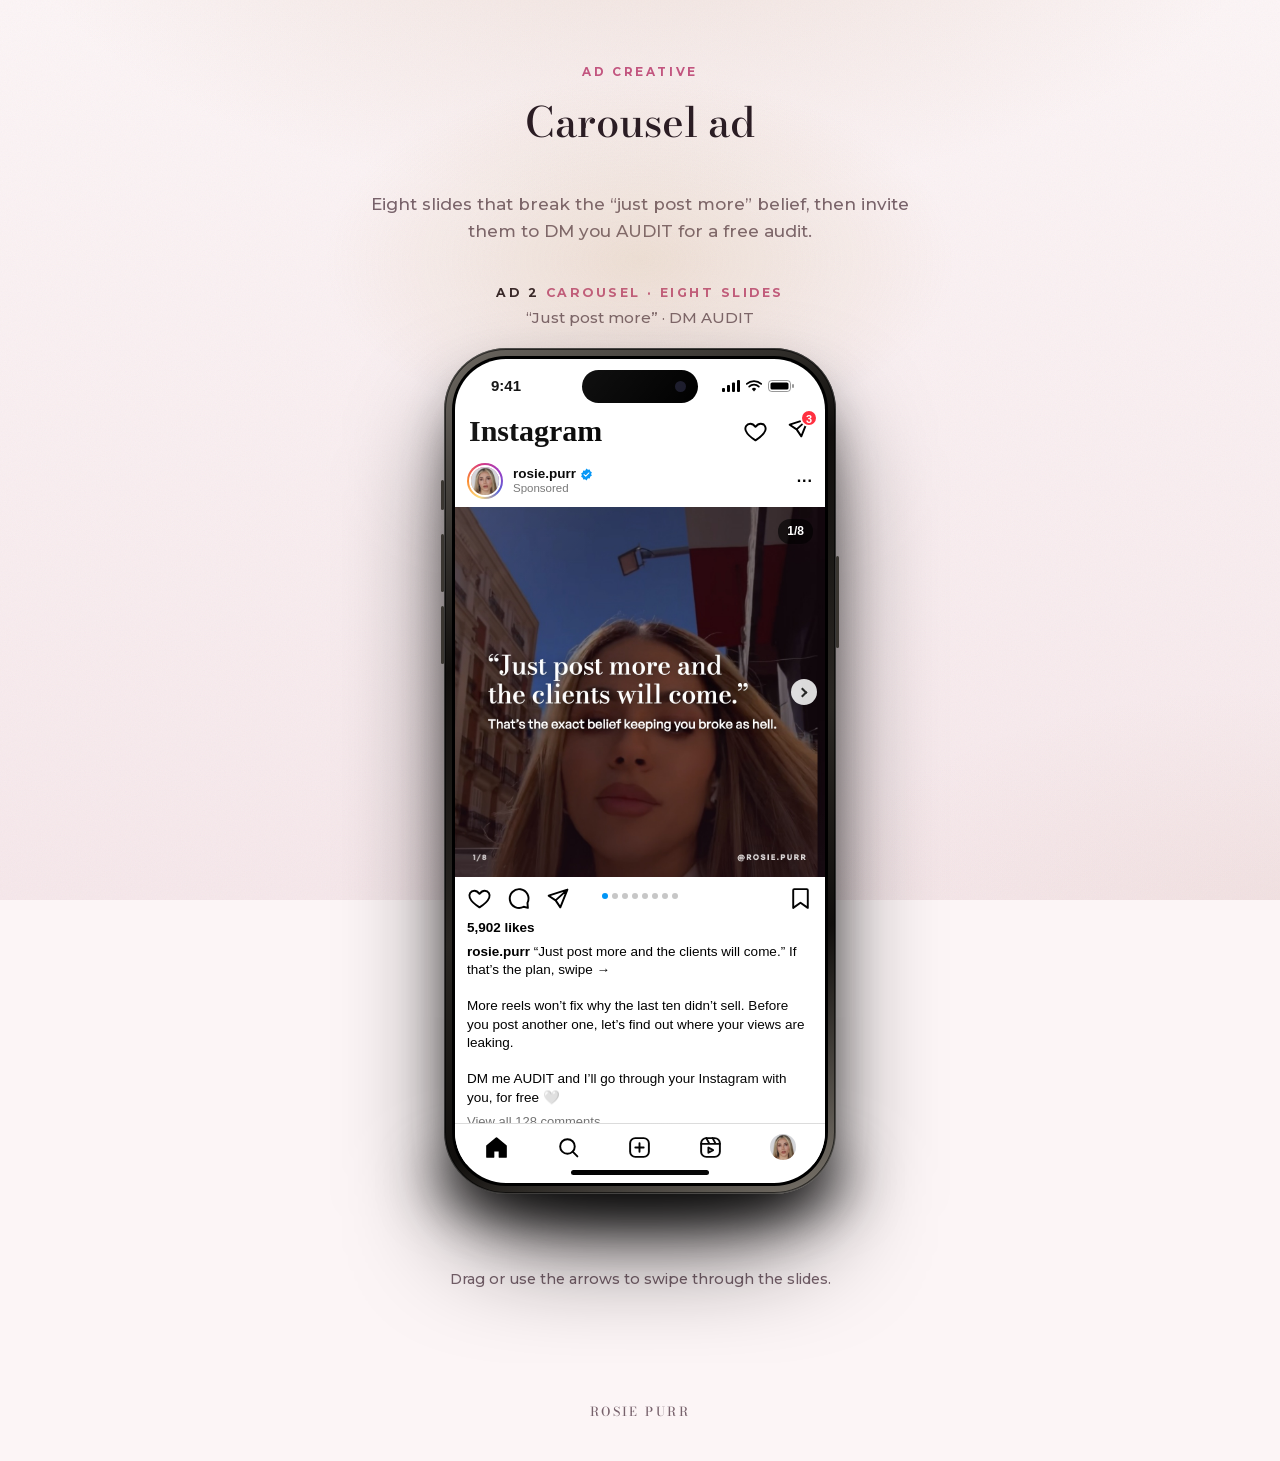
<file: ad-carousel/index.html>
<!doctype html>
<html lang="en">
<head>
  <meta charset="utf-8" />
  <meta name="viewport" content="width=device-width, initial-scale=1" />
  <title>Carousel ad &middot; Rosie Purr</title>
  <meta name="robots" content="noindex" />
  <script>document.documentElement.className += " js";</script>
  <link rel="icon" href="../assets/img/favicon.png" type="image/png" />
  <link rel="stylesheet" href="../assets/vsl.css" />
  <link rel="stylesheet" href="../assets/brand.css" />
  <link rel="stylesheet" href="../assets/phone.css" />
  <style>
    .post-media--car.sq{aspect-ratio:1/1}
    .ads{display:grid;gap:clamp(56px,8vh,90px);padding-bottom:40px}
    .ad__lab{text-align:center;font:700 .78rem var(--sans);letter-spacing:.2em;text-transform:uppercase;color:var(--accent-text);margin:0 0 6px}
    .ad__lab b{color:var(--ink)}
    .ad__head{text-align:center;color:var(--muted);margin:0 0 18px;font-size:.95rem}
    .ads-intro{max-width:620px;margin:0 auto 40px;text-align:center;color:var(--muted);line-height:1.6;padding:0 16px}
    .caption{white-space:normal}
  </style>
<script data-topfix>try{if("scrollRestoration" in history)history.scrollRestoration="manual"}catch(e){}addEventListener("load",function(){if(!location.hash){scrollTo(0,0);setTimeout(function(){scrollTo(0,0)},50)}});</script>
</head>
<body>
  <main class="page">
    <section class="sa">
      <div class="sa__glow" aria-hidden="true"></div>
      <div class="sa__intro">
        <p class="eyebrow reveal">Ad creative</p>
        <h1 class="sa__title reveal" style="--i:1">Carousel ad</h1>
      </div>
      <p class="ads-intro reveal">Eight slides that break the &ldquo;just post more&rdquo; belief, then invite them to DM you AUDIT for a free audit.</p>
      <div class="ads">
      <div class="ad reveal">
        <p class="ad__lab"><b>Ad 2</b> Carousel &middot; eight slides</p><p class="ad__head">&ldquo;Just post more&rdquo; &middot; DM AUDIT</p>
        <div class="stage"><div class="phone-wrap rv">
          <div class="iphone">
            <span class="btn-side l" style="top:132px;height:30px"></span><span class="btn-side l" style="top:186px;height:58px"></span><span class="btn-side l" style="top:258px;height:58px"></span><span class="btn-side r" style="top:208px;height:92px"></span>
            <div class="screen">
              <div class="status"><span>9:41</span><span class="island"></span><span class="ic"><svg viewBox="0 0 18 12"><rect x="0" y="8" width="3" height="4" rx="1" fill="#000"/><rect x="5" y="5" width="3" height="7" rx="1" fill="#000"/><rect x="10" y="2.5" width="3" height="9.5" rx="1" fill="#000"/><rect x="15" y="0" width="3" height="12" rx="1" fill="#000"/></svg><svg viewBox="0 0 16 12"><path d="M8 11.5l2.2-2.6a3.2 3.2 0 0 0-4.4 0z" fill="#000"/><path d="M3.2 6.6a6.8 6.8 0 0 1 9.6 0" stroke="#000" stroke-width="1.8" fill="none" stroke-linecap="round"/><path d="M.8 3.9a10.5 10.5 0 0 1 14.4 0" stroke="#000" stroke-width="1.8" fill="none" stroke-linecap="round"/></svg><svg viewBox="0 0 27 12"><rect x=".5" y=".5" width="22" height="11" rx="3.2" fill="none" stroke="#000" opacity=".4"/><rect x="2.5" y="2.5" width="18" height="7" rx="1.6" fill="#000"/><rect x="24" y="4" width="2" height="4" rx="1" fill="#000" opacity=".4"/></svg></span></div>
              <div class="ig-top"><span class="ig-logo">Instagram</span><span class="ic"><svg viewBox="0 0 24 24"><path d="M12 20.5s-7.5-4.6-9.3-9.2C1.4 8 3.4 4.5 7 4.5c2.1 0 3.6 1.2 5 3 1.4-1.8 2.9-3 5-3 3.6 0 5.6 3.5 4.3 6.8-1.8 4.6-9.3 9.2-9.3 9.2z"/></svg><span style="position:relative"><svg viewBox="0 0 24 24"><path d="M21.5 3.5L10.2 13.8M21.5 3.5l-6.8 17-4.5-6.7-6.7-4.5z"/></svg><span class="ig-badge">3</span></span></span></div>
              <div class="feed">
                <div class="post-head"><span class="avatar-ring"><img src="../assets/img/pfp.jpg" alt="" /></span><span class="who"><b>rosie.purr <svg class="verified" viewBox="0 0 24 24"><path fill="#0095F6" d="M12 1l2.6 2.2 3.4-.4.9 3.3 3 1.7-1.4 3.2 1.4 3.2-3 1.7-.9 3.3-3.4-.4L12 23l-2.6-2.2-3.4.4-.9-3.3-3-1.7L3.5 13 2.1 9.8l3-1.7.9-3.3 3.4.4z"/><path d="M7.5 12.2l3 3 6-6" stroke="#fff" stroke-width="2" fill="none" stroke-linecap="round" stroke-linejoin="round"/></svg></b><small>Sponsored</small></span><span class="dots3">&middot;&middot;&middot;</span></div>
                <div class="post-media post-media--car sq"><div class="ctrack"><img src="../assets/img/ads2/n1.jpg?v=1" alt="Slide 1" draggable="false" /><img src="../assets/img/ads2/n2.jpg?v=1" alt="Slide 2" draggable="false" /><img src="../assets/img/ads2/n3.jpg?v=1" alt="Slide 3" draggable="false" /><img src="../assets/img/ads2/n4.jpg?v=1" alt="Slide 4" draggable="false" /><img src="../assets/img/ads2/n5.jpg?v=1" alt="Slide 5" draggable="false" /><img src="../assets/img/ads2/n6.jpg?v=1" alt="Slide 6" draggable="false" /><img src="../assets/img/ads2/n7.jpg?v=1" alt="Slide 7" draggable="false" /><img src="../assets/img/ads2/n8.jpg?v=1" alt="Slide 8" draggable="false" /></div><button class="cnav prev" type="button" aria-label="Previous" disabled></button><button class="cnav next" type="button" aria-label="Next"></button><span class="ig-count"><span class="ccur">1</span>/8</span></div><div class="actions"><svg viewBox="0 0 24 24"><path d="M12 20.5s-7.5-4.6-9.3-9.2C1.4 8 3.4 4.5 7 4.5c2.1 0 3.6 1.2 5 3 1.4-1.8 2.9-3 5-3 3.6 0 5.6 3.5 4.3 6.8-1.8 4.6-9.3 9.2-9.3 9.2z"/></svg><svg viewBox="0 0 24 24"><path d="M20.6 16.2A9 9 0 1 0 17 19.9L21 21z"/></svg><svg viewBox="0 0 24 24"><path d="M21.5 3.5L10.2 13.8M21.5 3.5l-6.8 17-4.5-6.7-6.7-4.5z"/></svg><span class="cdots"><span class="on"></span><span></span><span></span><span></span><span></span><span></span><span></span><span></span></span><span class="spacer"></span><svg viewBox="0 0 24 24"><path d="M19 21l-7-5-7 5V4a1 1 0 0 1 1-1h12a1 1 0 0 1 1 1z"/></svg></div>
                <p class="likes">5,902 likes</p>
                <p class="caption"><b>rosie.purr</b> &ldquo;Just post more and the clients will come.&rdquo; If that&rsquo;s the plan, swipe &rarr;<br><br>More reels won&rsquo;t fix why the last ten didn&rsquo;t sell. Before you post another one, let&rsquo;s find out where your views are leaking.<br><br>DM me AUDIT and I&rsquo;ll go through your Instagram with you, for free &#129293;</p>
                <p class="comments">View all 128 comments</p>
                <p class="stamp">2 hours ago</p>
              </div>
              <div class="tabbar"><svg viewBox="0 0 24 24"><path d="M3 10.5L12 3l9 7.5V21h-6v-6H9v6H3z" fill="#000"/></svg><svg viewBox="0 0 24 24"><circle cx="11" cy="11" r="7"/><path d="M20.5 20.5l-4.5-4.5"/></svg><svg viewBox="0 0 24 24"><rect x="3" y="3" width="18" height="18" rx="5"/><path d="M12 8v8M8 12h8"/></svg><svg viewBox="0 0 24 24"><rect x="3" y="3" width="18" height="18" rx="5"/><path d="M3 8.5h18M8 3l3 5.5M14 3l3 5.5M10 12v5l4.5-2.5z"/></svg><img class="me" src="../assets/img/pfp.jpg" alt="" /></div>
              <div class="homebar"></div>
            </div>
          </div>
          
        </div>
      </div>
      
        </div></div>
      </div>
      </div>
      <p class="hint">Drag or use the arrows to swipe through the slides.</p>
    </section>
  </main>
  <footer class="brandfoot"><div class="brand"><span class="brand__word">Rosie Purr</span></div></footer>
  <script src="../assets/vsl.js"></script>
  <script>
document.querySelectorAll(".post-media--car").forEach(function(m){var t=m.querySelector(".ctrack"),p=m.querySelector(".prev"),n=m.querySelector(".next"),c=m.querySelector(".ccur"),w=m.closest(".phone-wrap"),d=w.querySelectorAll(".cdots span"),N=t.children.length;
function cur(){return Math.round(t.scrollLeft/t.clientWidth);}
function upd(){var i=cur();c.textContent=i+1;p.disabled=i===0;n.disabled=i===N-1;d.forEach(function(s,k){s.classList.toggle("on",k===i)});if(i>0)w.classList.add("swiped");}
function go(i){t.scrollTo({left:Math.max(0,Math.min(N-1,i))*t.clientWidth,behavior:"smooth"});}
p.onclick=function(){go(cur()-1)};n.onclick=function(){go(cur()+1)};t.addEventListener("scroll",function(){requestAnimationFrame(upd)});
var down=false,sx=0,sl=0;t.addEventListener("pointerdown",function(e){if(e.pointerType!=="mouse")return;down=true;sx=e.clientX;sl=t.scrollLeft;t.style.scrollSnapType="none";});
window.addEventListener("pointermove",function(e){if(down)t.scrollLeft=sl-(e.clientX-sx);});
window.addEventListener("pointerup",function(){if(!down)return;down=false;t.style.scrollSnapType="";var i=Math.round(t.scrollLeft/t.clientWidth);go(i);});});
document.querySelectorAll(".cta-strip").forEach(function(a){a.addEventListener("click",function(e){e.preventDefault()})});
  </script>
</body>
</html>
</file>
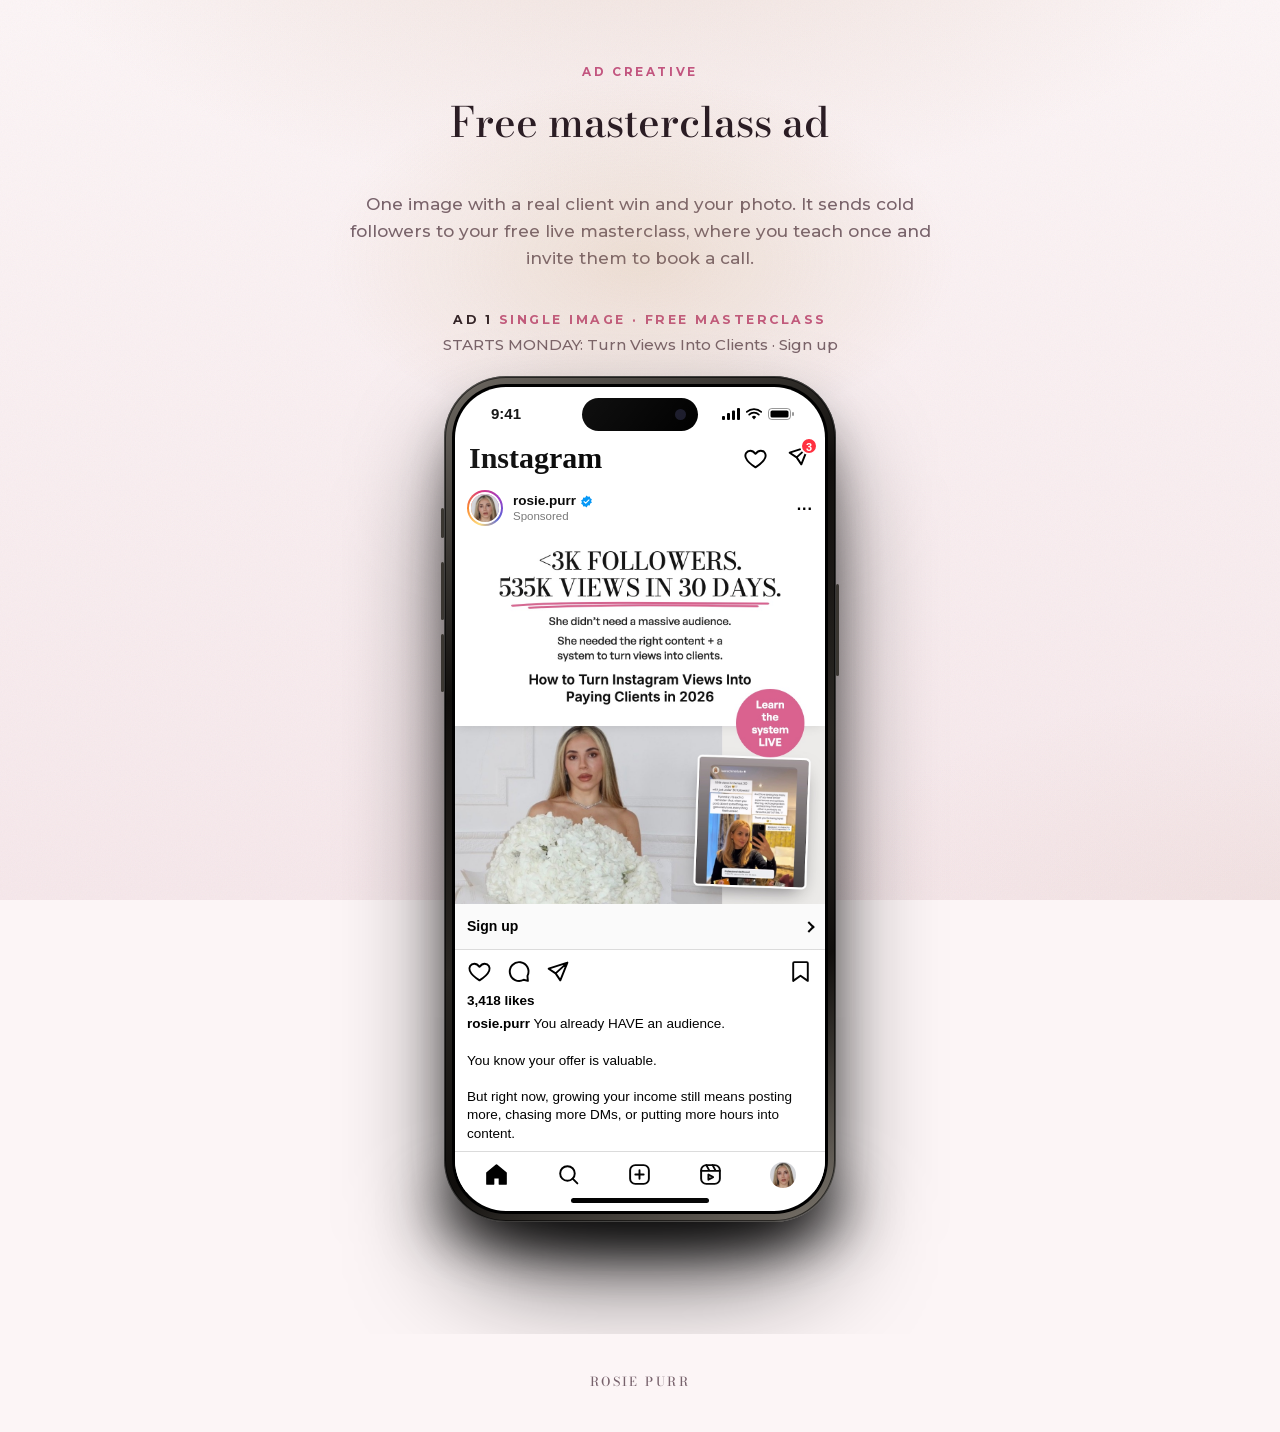
<file: ad-masterclass/index.html>
<!doctype html>
<html lang="en">
<head>
  <meta charset="utf-8" />
  <meta name="viewport" content="width=device-width, initial-scale=1" />
  <title>Free masterclass ad &middot; Rosie Purr</title>
  <meta name="robots" content="noindex" />
  <script>document.documentElement.className += " js";</script>
  <link rel="icon" href="../assets/img/favicon.png" type="image/png" />
  <link rel="stylesheet" href="../assets/vsl.css" />
  <link rel="stylesheet" href="../assets/brand.css" />
  <link rel="stylesheet" href="../assets/phone.css" />
  <style>
    .post-media--car.sq{aspect-ratio:1/1}
    .ads{display:grid;gap:clamp(56px,8vh,90px);padding-bottom:40px}
    .ad__lab{text-align:center;font:700 .78rem var(--sans);letter-spacing:.2em;text-transform:uppercase;color:var(--accent-text);margin:0 0 6px}
    .ad__lab b{color:var(--ink)}
    .ad__head{text-align:center;color:var(--muted);margin:0 0 18px;font-size:.95rem}
    .ads-intro{max-width:620px;margin:0 auto 40px;text-align:center;color:var(--muted);line-height:1.6;padding:0 16px}
    .caption{white-space:normal}
  </style>
<script data-topfix>try{if("scrollRestoration" in history)history.scrollRestoration="manual"}catch(e){}addEventListener("load",function(){if(!location.hash){scrollTo(0,0);setTimeout(function(){scrollTo(0,0)},50)}});</script>
</head>
<body>
  <main class="page">
    <section class="sa">
      <div class="sa__glow" aria-hidden="true"></div>
      <div class="sa__intro">
        <p class="eyebrow reveal">Ad creative</p>
        <h1 class="sa__title reveal" style="--i:1">Free masterclass ad</h1>
      </div>
      <p class="ads-intro reveal">One image with a real client win and your photo. It sends cold followers to your free live masterclass, where you teach once and invite them to book a call.</p>
      <div class="ads">
      <div class="ad reveal">
        <p class="ad__lab"><b>Ad 1</b> Single image &middot; free masterclass</p><p class="ad__head">STARTS MONDAY: Turn Views Into Clients &middot; Sign up</p>
        <div class="stage"><div class="phone-wrap rv">
          <div class="iphone">
            <span class="btn-side l" style="top:132px;height:30px"></span><span class="btn-side l" style="top:186px;height:58px"></span><span class="btn-side l" style="top:258px;height:58px"></span><span class="btn-side r" style="top:208px;height:92px"></span>
            <div class="screen">
              <div class="status"><span>9:41</span><span class="island"></span><span class="ic"><svg viewBox="0 0 18 12"><rect x="0" y="8" width="3" height="4" rx="1" fill="#000"/><rect x="5" y="5" width="3" height="7" rx="1" fill="#000"/><rect x="10" y="2.5" width="3" height="9.5" rx="1" fill="#000"/><rect x="15" y="0" width="3" height="12" rx="1" fill="#000"/></svg><svg viewBox="0 0 16 12"><path d="M8 11.5l2.2-2.6a3.2 3.2 0 0 0-4.4 0z" fill="#000"/><path d="M3.2 6.6a6.8 6.8 0 0 1 9.6 0" stroke="#000" stroke-width="1.8" fill="none" stroke-linecap="round"/><path d="M.8 3.9a10.5 10.5 0 0 1 14.4 0" stroke="#000" stroke-width="1.8" fill="none" stroke-linecap="round"/></svg><svg viewBox="0 0 27 12"><rect x=".5" y=".5" width="22" height="11" rx="3.2" fill="none" stroke="#000" opacity=".4"/><rect x="2.5" y="2.5" width="18" height="7" rx="1.6" fill="#000"/><rect x="24" y="4" width="2" height="4" rx="1" fill="#000" opacity=".4"/></svg></span></div>
              <div class="ig-top"><span class="ig-logo">Instagram</span><span class="ic"><svg viewBox="0 0 24 24"><path d="M12 20.5s-7.5-4.6-9.3-9.2C1.4 8 3.4 4.5 7 4.5c2.1 0 3.6 1.2 5 3 1.4-1.8 2.9-3 5-3 3.6 0 5.6 3.5 4.3 6.8-1.8 4.6-9.3 9.2-9.3 9.2z"/></svg><span style="position:relative"><svg viewBox="0 0 24 24"><path d="M21.5 3.5L10.2 13.8M21.5 3.5l-6.8 17-4.5-6.7-6.7-4.5z"/></svg><span class="ig-badge">3</span></span></span></div>
              <div class="feed">
                <div class="post-head"><span class="avatar-ring"><img src="../assets/img/pfp.jpg" alt="" /></span><span class="who"><b>rosie.purr <svg class="verified" viewBox="0 0 24 24"><path fill="#0095F6" d="M12 1l2.6 2.2 3.4-.4.9 3.3 3 1.7-1.4 3.2 1.4 3.2-3 1.7-.9 3.3-3.4-.4L12 23l-2.6-2.2-3.4.4-.9-3.3-3-1.7L3.5 13 2.1 9.8l3-1.7.9-3.3 3.4.4z"/><path d="M7.5 12.2l3 3 6-6" stroke="#fff" stroke-width="2" fill="none" stroke-linecap="round" stroke-linejoin="round"/></svg></b><small>Sponsored</small></span><span class="dots3">&middot;&middot;&middot;</span></div>
                <div class="post-media"><img src="../assets/img/ads2/m1.jpg?v=2" alt="Ad image" /></div><a class="cta-strip" href="#"><span>Sign up</span><i></i></a><div class="actions"><svg viewBox="0 0 24 24"><path d="M12 20.5s-7.5-4.6-9.3-9.2C1.4 8 3.4 4.5 7 4.5c2.1 0 3.6 1.2 5 3 1.4-1.8 2.9-3 5-3 3.6 0 5.6 3.5 4.3 6.8-1.8 4.6-9.3 9.2-9.3 9.2z"/></svg><svg viewBox="0 0 24 24"><path d="M20.6 16.2A9 9 0 1 0 17 19.9L21 21z"/></svg><svg viewBox="0 0 24 24"><path d="M21.5 3.5L10.2 13.8M21.5 3.5l-6.8 17-4.5-6.7-6.7-4.5z"/></svg><span class="spacer"></span><svg viewBox="0 0 24 24"><path d="M19 21l-7-5-7 5V4a1 1 0 0 1 1-1h12a1 1 0 0 1 1 1z"/></svg></div>
                <p class="likes">3,418 likes</p>
                <p class="caption"><b>rosie.purr</b> You already HAVE an audience.<br><br>You know your offer is valuable.<br><br>But right now, growing your income still means posting more, chasing more DMs, or putting more hours into content.<br><br>And you&rsquo;re ready for that to change.<br><br>That&rsquo;s exactly where Luara was.<br><br>She was already posting, but her content wasn&rsquo;t bringing in the clients she knew it could. She didn&rsquo;t need thousands of followers or one lucky viral Reel. She needed the right content + a better system for turning views into clients.<br><br>After making those changes, Luara hit 535K views in 30 days, with just under 3K followers.<br><br>Inside my FREE live masterclass, How to Turn Instagram Views Into Paying Clients in 2026, I&rsquo;ll show you how to:<br><br>&rarr; Build a profile that tells a buyer in five seconds why you<br>&rarr; Post content that reaches buyers, not random views<br>&rarr; Start DM conversations without sounding salesy<br>&rarr; Build a simple system that turns warm followers into paying clients<br><br>So instead of asking, &ldquo;How can I possibly post more?&rdquo; you can start building a business where more clients don&rsquo;t require more content.<br><br>I&rsquo;ll break down my method step by step, and you can bring your questions and ask me LIVE.<br><br>Ready to turn your views into clients?<br><br>Save your seat now.</p>
                <p class="comments">View all 128 comments</p>
                <p class="stamp">2 hours ago</p>
              </div>
              <div class="tabbar"><svg viewBox="0 0 24 24"><path d="M3 10.5L12 3l9 7.5V21h-6v-6H9v6H3z" fill="#000"/></svg><svg viewBox="0 0 24 24"><circle cx="11" cy="11" r="7"/><path d="M20.5 20.5l-4.5-4.5"/></svg><svg viewBox="0 0 24 24"><rect x="3" y="3" width="18" height="18" rx="5"/><path d="M12 8v8M8 12h8"/></svg><svg viewBox="0 0 24 24"><rect x="3" y="3" width="18" height="18" rx="5"/><path d="M3 8.5h18M8 3l3 5.5M14 3l3 5.5M10 12v5l4.5-2.5z"/></svg><img class="me" src="../assets/img/pfp.jpg" alt="" /></div>
              <div class="homebar"></div>
            </div>
          </div>
          
        </div>
      </div>
      
        </div></div>
      </div>
      </div>
      
    </section>
  </main>
  <footer class="brandfoot"><div class="brand"><span class="brand__word">Rosie Purr</span></div></footer>
  <script src="../assets/vsl.js"></script>
  <script>
document.querySelectorAll(".post-media--car").forEach(function(m){var t=m.querySelector(".ctrack"),p=m.querySelector(".prev"),n=m.querySelector(".next"),c=m.querySelector(".ccur"),w=m.closest(".phone-wrap"),d=w.querySelectorAll(".cdots span"),N=t.children.length;
function cur(){return Math.round(t.scrollLeft/t.clientWidth);}
function upd(){var i=cur();c.textContent=i+1;p.disabled=i===0;n.disabled=i===N-1;d.forEach(function(s,k){s.classList.toggle("on",k===i)});if(i>0)w.classList.add("swiped");}
function go(i){t.scrollTo({left:Math.max(0,Math.min(N-1,i))*t.clientWidth,behavior:"smooth"});}
p.onclick=function(){go(cur()-1)};n.onclick=function(){go(cur()+1)};t.addEventListener("scroll",function(){requestAnimationFrame(upd)});
var down=false,sx=0,sl=0;t.addEventListener("pointerdown",function(e){if(e.pointerType!=="mouse")return;down=true;sx=e.clientX;sl=t.scrollLeft;t.style.scrollSnapType="none";});
window.addEventListener("pointermove",function(e){if(down)t.scrollLeft=sl-(e.clientX-sx);});
window.addEventListener("pointerup",function(){if(!down)return;down=false;t.style.scrollSnapType="";var i=Math.round(t.scrollLeft/t.clientWidth);go(i);});});
document.querySelectorAll(".cta-strip").forEach(function(a){a.addEventListener("click",function(e){e.preventDefault()})});
  </script>
</body>
</html>
</file>
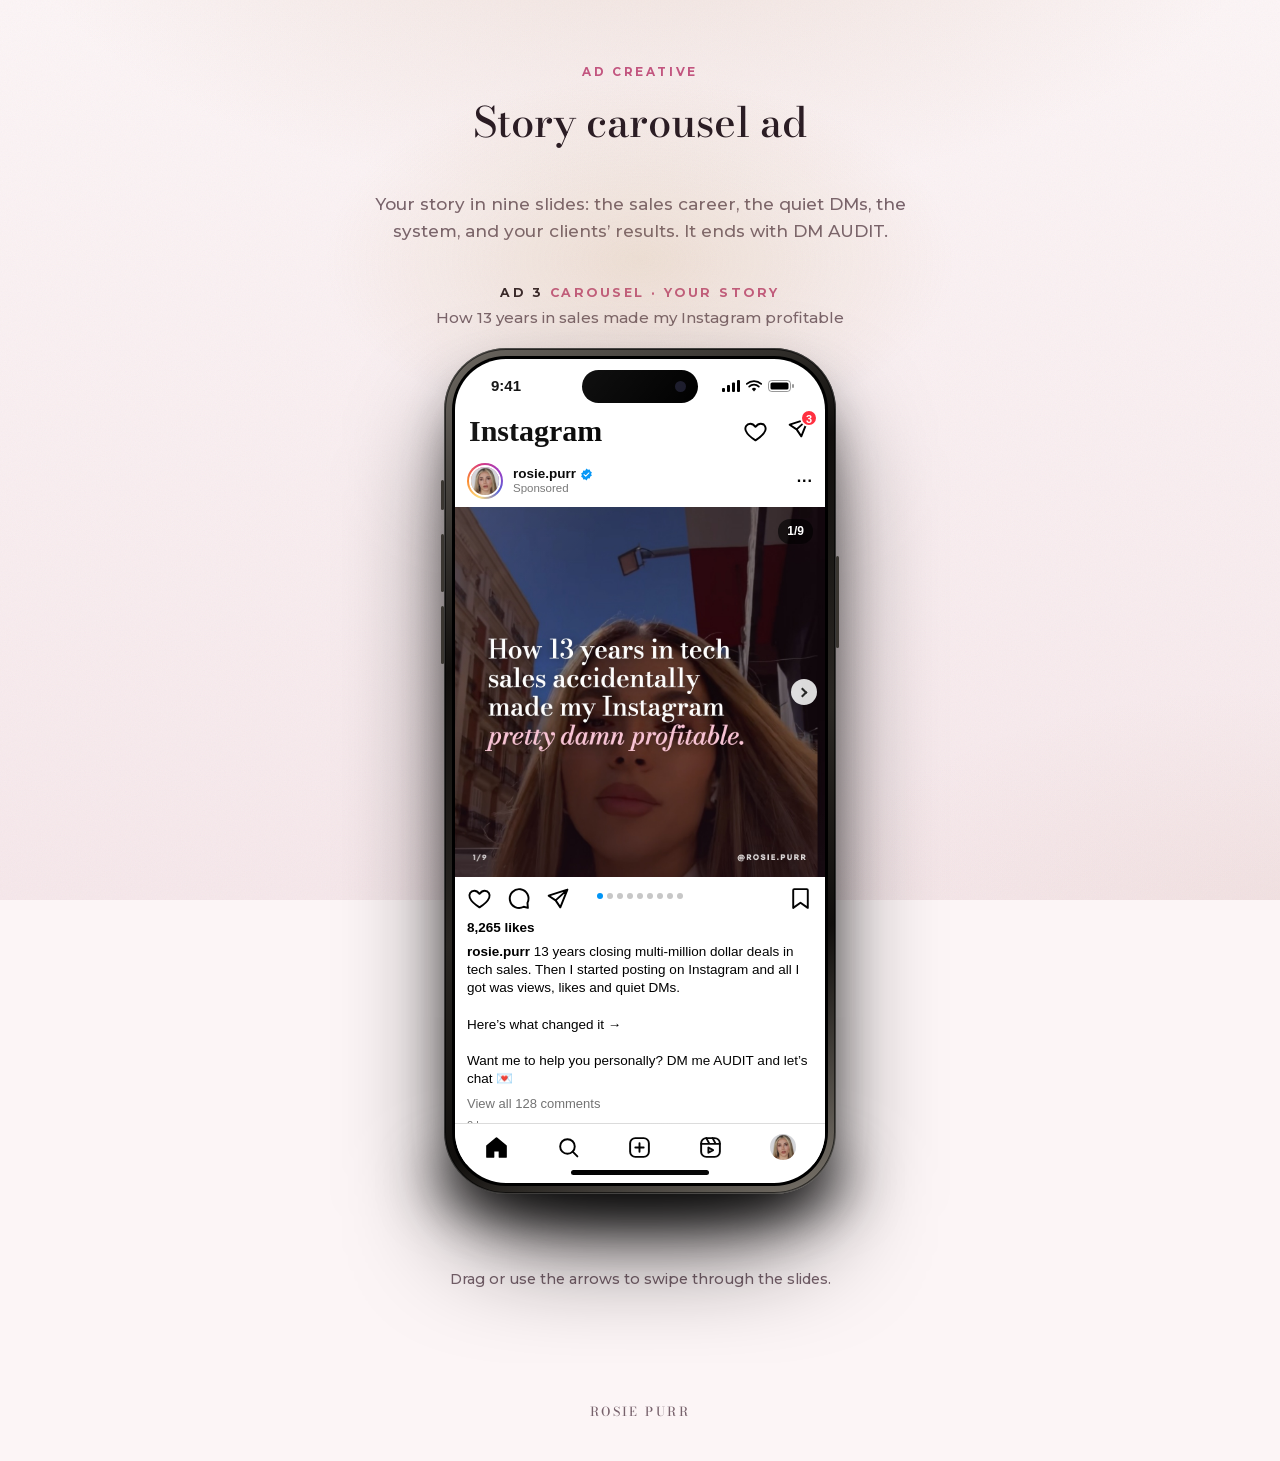
<file: ad-story/index.html>
<!doctype html>
<html lang="en">
<head>
  <meta charset="utf-8" />
  <meta name="viewport" content="width=device-width, initial-scale=1" />
  <title>Story carousel ad &middot; Rosie Purr</title>
  <meta name="robots" content="noindex" />
  <script>document.documentElement.className += " js";</script>
  <link rel="icon" href="../assets/img/favicon.png" type="image/png" />
  <link rel="stylesheet" href="../assets/vsl.css" />
  <link rel="stylesheet" href="../assets/brand.css" />
  <link rel="stylesheet" href="../assets/phone.css" />
  <style>
    .post-media--car.sq{aspect-ratio:1/1}
    .ads{display:grid;gap:clamp(56px,8vh,90px);padding-bottom:40px}
    .ad__lab{text-align:center;font:700 .78rem var(--sans);letter-spacing:.2em;text-transform:uppercase;color:var(--accent-text);margin:0 0 6px}
    .ad__lab b{color:var(--ink)}
    .ad__head{text-align:center;color:var(--muted);margin:0 0 18px;font-size:.95rem}
    .ads-intro{max-width:620px;margin:0 auto 40px;text-align:center;color:var(--muted);line-height:1.6;padding:0 16px}
    .caption{white-space:normal}
  </style>
<script data-topfix>try{if("scrollRestoration" in history)history.scrollRestoration="manual"}catch(e){}addEventListener("load",function(){if(!location.hash){scrollTo(0,0);setTimeout(function(){scrollTo(0,0)},50)}});</script>
</head>
<body>
  <main class="page">
    <section class="sa">
      <div class="sa__glow" aria-hidden="true"></div>
      <div class="sa__intro">
        <p class="eyebrow reveal">Ad creative</p>
        <h1 class="sa__title reveal" style="--i:1">Story carousel ad</h1>
      </div>
      <p class="ads-intro reveal">Your story in nine slides: the sales career, the quiet DMs, the system, and your clients&rsquo; results. It ends with DM AUDIT.</p>
      <div class="ads">
      <div class="ad reveal">
        <p class="ad__lab"><b>Ad 3</b> Carousel &middot; your story</p><p class="ad__head">How 13 years in sales made my Instagram profitable</p>
        <div class="stage"><div class="phone-wrap rv">
          <div class="iphone">
            <span class="btn-side l" style="top:132px;height:30px"></span><span class="btn-side l" style="top:186px;height:58px"></span><span class="btn-side l" style="top:258px;height:58px"></span><span class="btn-side r" style="top:208px;height:92px"></span>
            <div class="screen">
              <div class="status"><span>9:41</span><span class="island"></span><span class="ic"><svg viewBox="0 0 18 12"><rect x="0" y="8" width="3" height="4" rx="1" fill="#000"/><rect x="5" y="5" width="3" height="7" rx="1" fill="#000"/><rect x="10" y="2.5" width="3" height="9.5" rx="1" fill="#000"/><rect x="15" y="0" width="3" height="12" rx="1" fill="#000"/></svg><svg viewBox="0 0 16 12"><path d="M8 11.5l2.2-2.6a3.2 3.2 0 0 0-4.4 0z" fill="#000"/><path d="M3.2 6.6a6.8 6.8 0 0 1 9.6 0" stroke="#000" stroke-width="1.8" fill="none" stroke-linecap="round"/><path d="M.8 3.9a10.5 10.5 0 0 1 14.4 0" stroke="#000" stroke-width="1.8" fill="none" stroke-linecap="round"/></svg><svg viewBox="0 0 27 12"><rect x=".5" y=".5" width="22" height="11" rx="3.2" fill="none" stroke="#000" opacity=".4"/><rect x="2.5" y="2.5" width="18" height="7" rx="1.6" fill="#000"/><rect x="24" y="4" width="2" height="4" rx="1" fill="#000" opacity=".4"/></svg></span></div>
              <div class="ig-top"><span class="ig-logo">Instagram</span><span class="ic"><svg viewBox="0 0 24 24"><path d="M12 20.5s-7.5-4.6-9.3-9.2C1.4 8 3.4 4.5 7 4.5c2.1 0 3.6 1.2 5 3 1.4-1.8 2.9-3 5-3 3.6 0 5.6 3.5 4.3 6.8-1.8 4.6-9.3 9.2-9.3 9.2z"/></svg><span style="position:relative"><svg viewBox="0 0 24 24"><path d="M21.5 3.5L10.2 13.8M21.5 3.5l-6.8 17-4.5-6.7-6.7-4.5z"/></svg><span class="ig-badge">3</span></span></span></div>
              <div class="feed">
                <div class="post-head"><span class="avatar-ring"><img src="../assets/img/pfp.jpg" alt="" /></span><span class="who"><b>rosie.purr <svg class="verified" viewBox="0 0 24 24"><path fill="#0095F6" d="M12 1l2.6 2.2 3.4-.4.9 3.3 3 1.7-1.4 3.2 1.4 3.2-3 1.7-.9 3.3-3.4-.4L12 23l-2.6-2.2-3.4.4-.9-3.3-3-1.7L3.5 13 2.1 9.8l3-1.7.9-3.3 3.4.4z"/><path d="M7.5 12.2l3 3 6-6" stroke="#fff" stroke-width="2" fill="none" stroke-linecap="round" stroke-linejoin="round"/></svg></b><small>Sponsored</small></span><span class="dots3">&middot;&middot;&middot;</span></div>
                <div class="post-media post-media--car sq"><div class="ctrack"><img src="../assets/img/ads2/s1.jpg?v=1" alt="Slide 1" draggable="false" /><img src="../assets/img/ads2/s2.jpg?v=1" alt="Slide 2" draggable="false" /><img src="../assets/img/ads2/s3.jpg?v=1" alt="Slide 3" draggable="false" /><img src="../assets/img/ads2/s4.jpg?v=1" alt="Slide 4" draggable="false" /><img src="../assets/img/ads2/s5.jpg?v=1" alt="Slide 5" draggable="false" /><img src="../assets/img/ads2/s6.jpg?v=1" alt="Slide 6" draggable="false" /><img src="../assets/img/ads2/s7.jpg?v=1" alt="Slide 7" draggable="false" /><img src="../assets/img/ads2/s8.jpg?v=1" alt="Slide 8" draggable="false" /><img src="../assets/img/ads2/s9.jpg?v=1" alt="Slide 9" draggable="false" /></div><button class="cnav prev" type="button" aria-label="Previous" disabled></button><button class="cnav next" type="button" aria-label="Next"></button><span class="ig-count"><span class="ccur">1</span>/9</span></div><div class="actions"><svg viewBox="0 0 24 24"><path d="M12 20.5s-7.5-4.6-9.3-9.2C1.4 8 3.4 4.5 7 4.5c2.1 0 3.6 1.2 5 3 1.4-1.8 2.9-3 5-3 3.6 0 5.6 3.5 4.3 6.8-1.8 4.6-9.3 9.2-9.3 9.2z"/></svg><svg viewBox="0 0 24 24"><path d="M20.6 16.2A9 9 0 1 0 17 19.9L21 21z"/></svg><svg viewBox="0 0 24 24"><path d="M21.5 3.5L10.2 13.8M21.5 3.5l-6.8 17-4.5-6.7-6.7-4.5z"/></svg><span class="cdots"><span class="on"></span><span></span><span></span><span></span><span></span><span></span><span></span><span></span><span></span></span><span class="spacer"></span><svg viewBox="0 0 24 24"><path d="M19 21l-7-5-7 5V4a1 1 0 0 1 1-1h12a1 1 0 0 1 1 1z"/></svg></div>
                <p class="likes">8,265 likes</p>
                <p class="caption"><b>rosie.purr</b> 13 years closing multi-million dollar deals in tech sales. Then I started posting on Instagram and all I got was views, likes and quiet DMs.<br><br>Here&rsquo;s what changed it &rarr;<br><br>Want me to help you personally? DM me AUDIT and let&rsquo;s chat &#128140;</p>
                <p class="comments">View all 128 comments</p>
                <p class="stamp">2 hours ago</p>
              </div>
              <div class="tabbar"><svg viewBox="0 0 24 24"><path d="M3 10.5L12 3l9 7.5V21h-6v-6H9v6H3z" fill="#000"/></svg><svg viewBox="0 0 24 24"><circle cx="11" cy="11" r="7"/><path d="M20.5 20.5l-4.5-4.5"/></svg><svg viewBox="0 0 24 24"><rect x="3" y="3" width="18" height="18" rx="5"/><path d="M12 8v8M8 12h8"/></svg><svg viewBox="0 0 24 24"><rect x="3" y="3" width="18" height="18" rx="5"/><path d="M3 8.5h18M8 3l3 5.5M14 3l3 5.5M10 12v5l4.5-2.5z"/></svg><img class="me" src="../assets/img/pfp.jpg" alt="" /></div>
              <div class="homebar"></div>
            </div>
          </div>
          
        </div>
      </div>
      
        </div></div>
      </div>
      </div>
      <p class="hint">Drag or use the arrows to swipe through the slides.</p>
    </section>
  </main>
  <footer class="brandfoot"><div class="brand"><span class="brand__word">Rosie Purr</span></div></footer>
  <script src="../assets/vsl.js"></script>
  <script>
document.querySelectorAll(".post-media--car").forEach(function(m){var t=m.querySelector(".ctrack"),p=m.querySelector(".prev"),n=m.querySelector(".next"),c=m.querySelector(".ccur"),w=m.closest(".phone-wrap"),d=w.querySelectorAll(".cdots span"),N=t.children.length;
function cur(){return Math.round(t.scrollLeft/t.clientWidth);}
function upd(){var i=cur();c.textContent=i+1;p.disabled=i===0;n.disabled=i===N-1;d.forEach(function(s,k){s.classList.toggle("on",k===i)});if(i>0)w.classList.add("swiped");}
function go(i){t.scrollTo({left:Math.max(0,Math.min(N-1,i))*t.clientWidth,behavior:"smooth"});}
p.onclick=function(){go(cur()-1)};n.onclick=function(){go(cur()+1)};t.addEventListener("scroll",function(){requestAnimationFrame(upd)});
var down=false,sx=0,sl=0;t.addEventListener("pointerdown",function(e){if(e.pointerType!=="mouse")return;down=true;sx=e.clientX;sl=t.scrollLeft;t.style.scrollSnapType="none";});
window.addEventListener("pointermove",function(e){if(down)t.scrollLeft=sl-(e.clientX-sx);});
window.addEventListener("pointerup",function(){if(!down)return;down=false;t.style.scrollSnapType="";var i=Math.round(t.scrollLeft/t.clientWidth);go(i);});});
document.querySelectorAll(".cta-strip").forEach(function(a){a.addEventListener("click",function(e){e.preventDefault()})});
  </script>
</body>
</html>
</file>
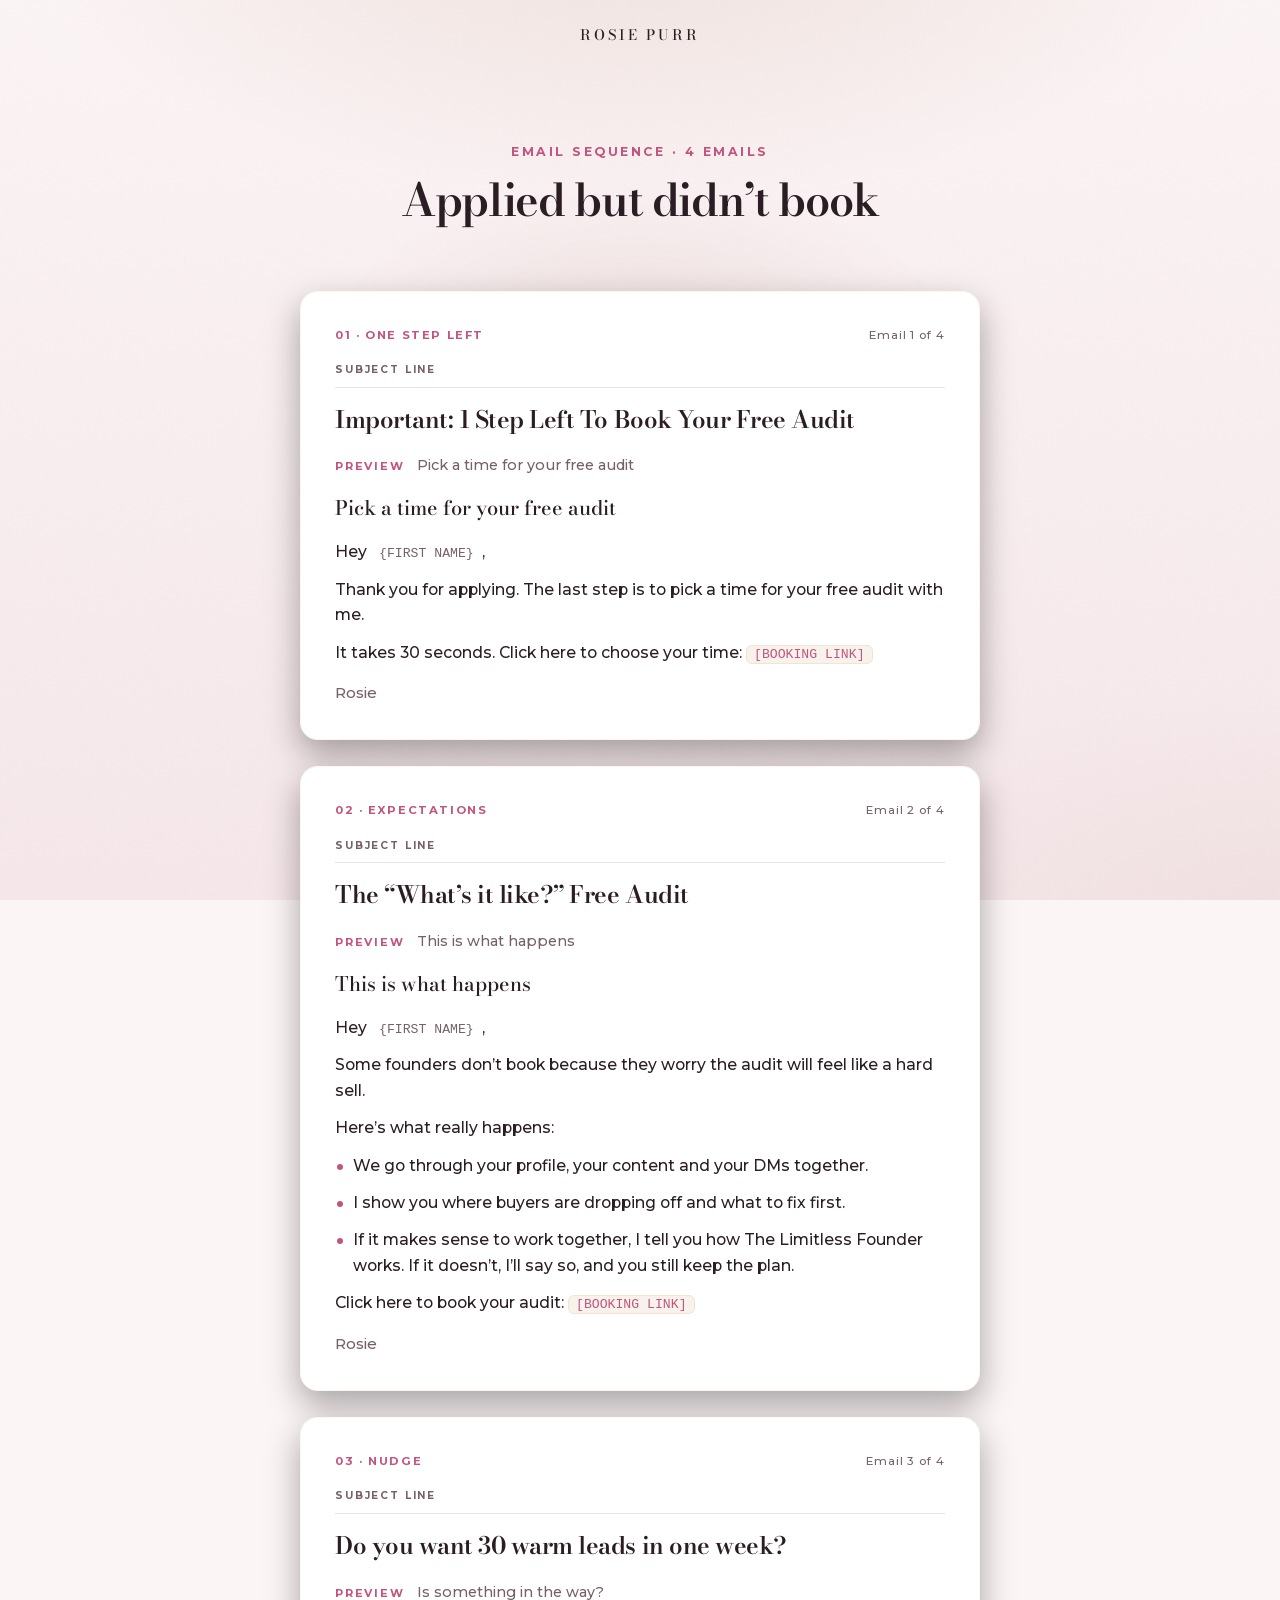
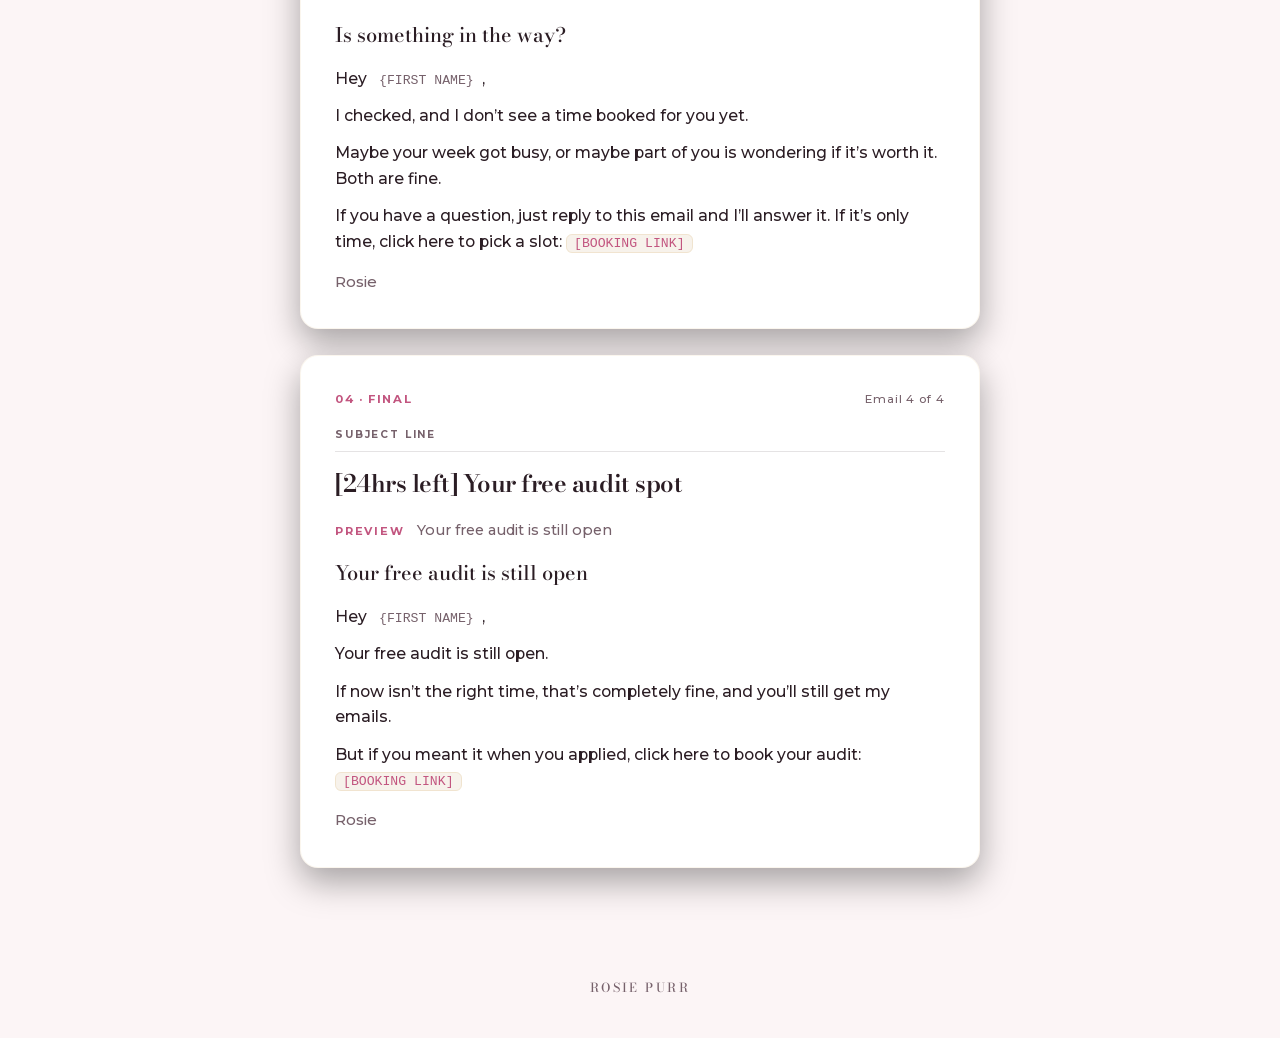
<file: applied-not-booked/index.html>
<!doctype html>
<html lang="en">
<head>
  <meta charset="utf-8" />
  <meta name="viewport" content="width=device-width, initial-scale=1" />
  <title>Applied, not booked · Rosie Purr</title>
  <meta name="robots" content="noindex" />
  <script>document.documentElement.className += " js";</script>
  <link rel="icon" href="../assets/img/favicon.png" type="image/png" />
  <link rel="stylesheet" href="../assets/vendor/lenis.css" />
  <link rel="stylesheet" href="../assets/vsl.css" />
  <link rel="stylesheet" href="../opted-in/opted-in.css?v=2" />
  <link rel="stylesheet" href="../assets/brand.css" />
<script data-topfix>try{if("scrollRestoration" in history)history.scrollRestoration="manual"}catch(e){}addEventListener("load",function(){if(!location.hash){scrollTo(0,0);setTimeout(function(){scrollTo(0,0)},50)}});</script>
</head>
<body>
  <header class="brandbar"><div class="brand"><span class="brand__word">Rosie Purr</span></div></header>
  <main class="page">
    <section class="seq">
      <div class="seq__glow" aria-hidden="true"></div>
      <div class="container">
        <header class="seq__intro">
          <p class="seq__eyebrow reveal">Email sequence · 4 emails</p>
          <h1 class="seq__title reveal" style="--i:1">Applied but didn&rsquo;t book</h1>
        </header>
        <div class="seq__list">
          <article class="email reveal">
            <div class="email__head"><span class="email__tag">01 · One step left</span><span class="email__count">Email 1 of 4</span></div>
            <span class="email__sl-label">Subject line</span>
            <h2 class="email__subject">Important: 1 Step Left To Book Your Free Audit</h2>
            <p class="email__pv"><b>Preview</b> Pick a time for your free audit</p>
            <div class="email__body"><p class="email__h1">Pick a time for your free audit</p><p>Hey <span class="tok-merge">{FIRST NAME}</span>,</p><p>Thank you for applying. The last step is to pick a time for your free audit with me.</p><p>It takes 30 seconds. Click here to choose your time: <span class="tok-link">[BOOKING LINK]</span></p></div>
            <p class="email__sign">Rosie</p>
            
          </article>
          <article class="email reveal">
            <div class="email__head"><span class="email__tag">02 · Expectations</span><span class="email__count">Email 2 of 4</span></div>
            <span class="email__sl-label">Subject line</span>
            <h2 class="email__subject">The &ldquo;What&rsquo;s it like?&rdquo; Free Audit</h2>
            <p class="email__pv"><b>Preview</b> This is what happens</p>
            <div class="email__body"><p class="email__h1">This is what happens</p><p>Hey <span class="tok-merge">{FIRST NAME}</span>,</p><p>Some founders don&rsquo;t book because they worry the audit will feel like a hard sell.</p><p>Here&rsquo;s what really happens:</p><p class="li">We go through your profile, your content and your DMs together.</p><p class="li">I show you where buyers are dropping off and what to fix first.</p><p class="li">If it makes sense to work together, I tell you how The Limitless Founder works. If it doesn&rsquo;t, I&rsquo;ll say so, and you still keep the plan.</p><p>Click here to book your audit: <span class="tok-link">[BOOKING LINK]</span></p></div>
            <p class="email__sign">Rosie</p>
            
          </article>
          <article class="email reveal">
            <div class="email__head"><span class="email__tag">03 · Nudge</span><span class="email__count">Email 3 of 4</span></div>
            <span class="email__sl-label">Subject line</span>
            <h2 class="email__subject">Do you want 30 warm leads in one week?</h2>
            <p class="email__pv"><b>Preview</b> Is something in the way?</p>
            <div class="email__body"><p class="email__h1">Is something in the way?</p><p>Hey <span class="tok-merge">{FIRST NAME}</span>,</p><p>I checked, and I don&rsquo;t see a time booked for you yet.</p><p>Maybe your week got busy, or maybe part of you is wondering if it&rsquo;s worth it. Both are fine.</p><p>If you have a question, just reply to this email and I&rsquo;ll answer it. If it&rsquo;s only time, click here to pick a slot: <span class="tok-link">[BOOKING LINK]</span></p></div>
            <p class="email__sign">Rosie</p>
            
          </article>
          <article class="email reveal">
            <div class="email__head"><span class="email__tag">04 · Final</span><span class="email__count">Email 4 of 4</span></div>
            <span class="email__sl-label">Subject line</span>
            <h2 class="email__subject">[24hrs left] Your free audit spot</h2>
            <p class="email__pv"><b>Preview</b> Your free audit is still open</p>
            <div class="email__body"><p class="email__h1">Your free audit is still open</p><p>Hey <span class="tok-merge">{FIRST NAME}</span>,</p><p>Your free audit is still open.</p><p>If now isn&rsquo;t the right time, that&rsquo;s completely fine, and you&rsquo;ll still get my emails.</p><p>But if you meant it when you applied, click here to book your audit: <span class="tok-link">[BOOKING LINK]</span></p></div>
            <p class="email__sign">Rosie</p>
            
          </article>
        </div>
      </div>
    </section>
  </main>
  <footer class="brandfoot"><div class="brand"><span class="brand__word">Rosie Purr</span></div></footer>
  <script src="../assets/vendor/lenis.min.js"></script>
  <script src="../assets/vsl.js"></script>
</body>
</html>
</file>
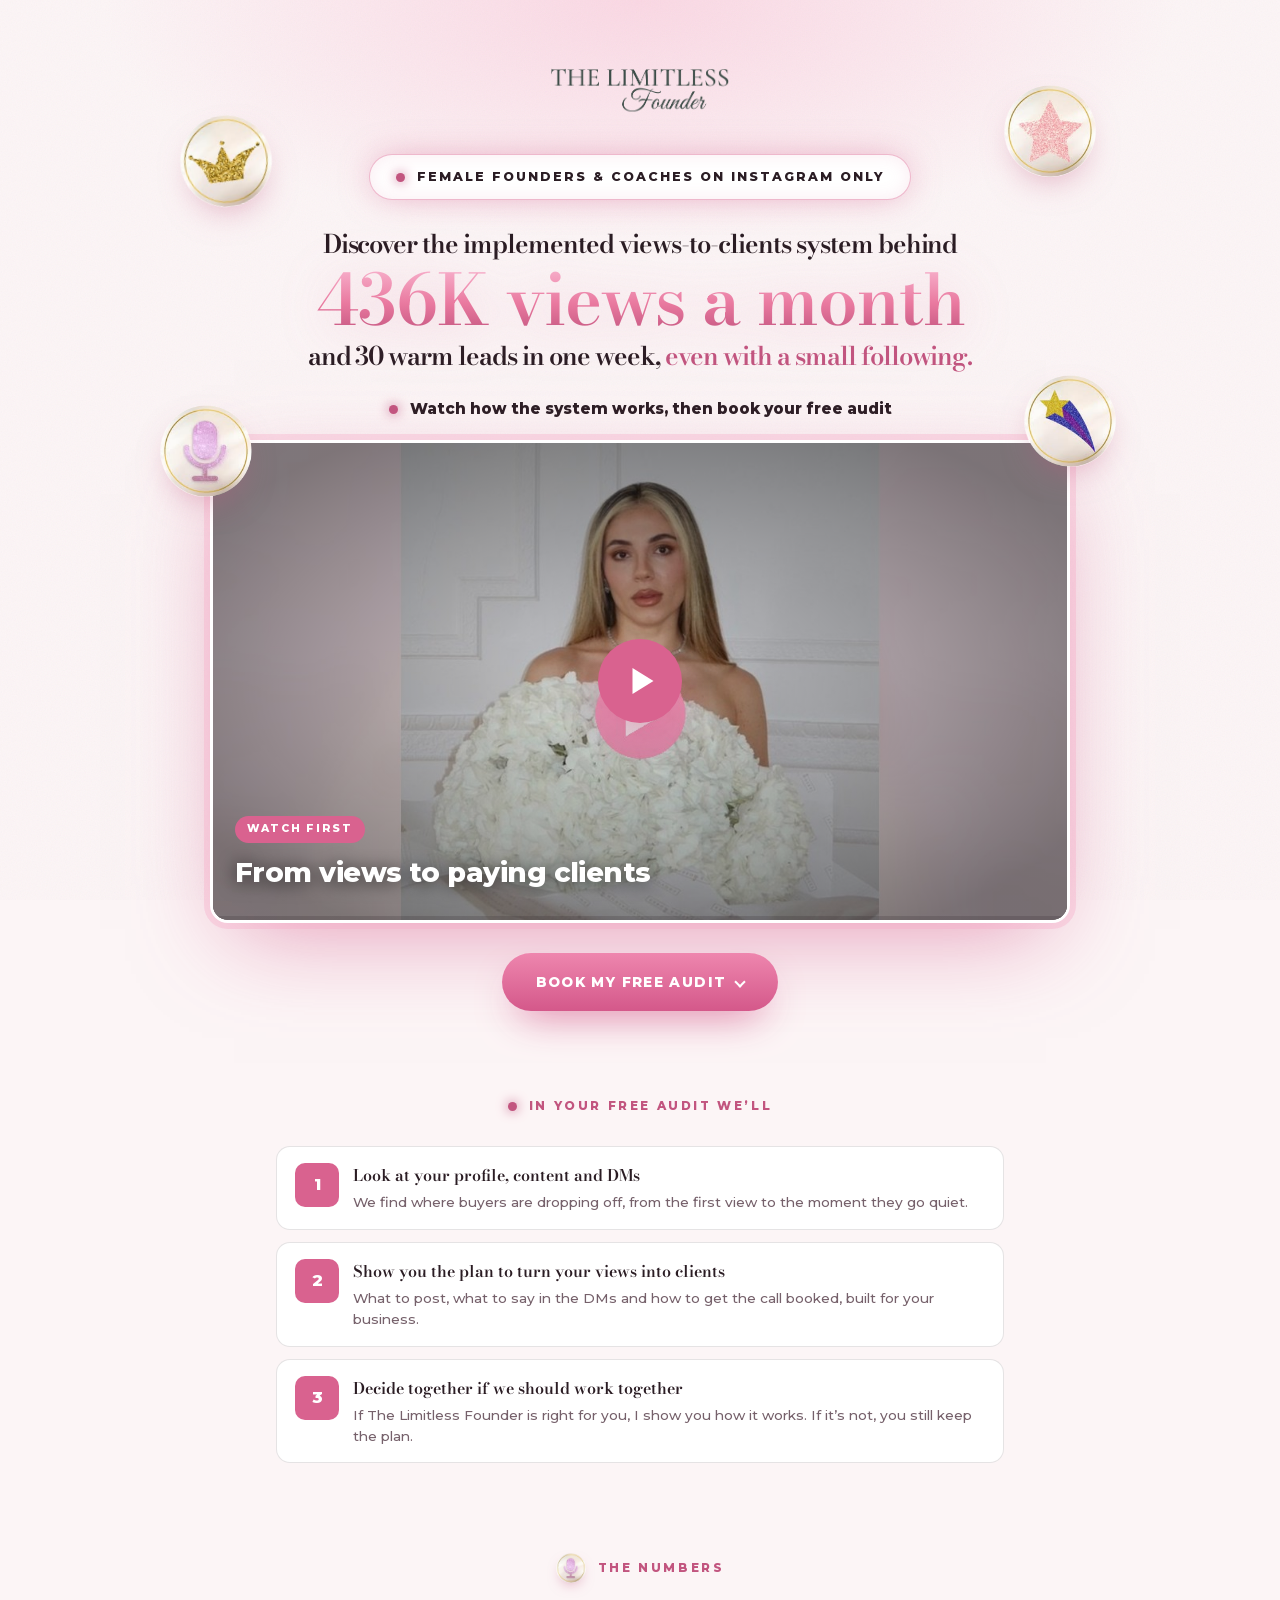
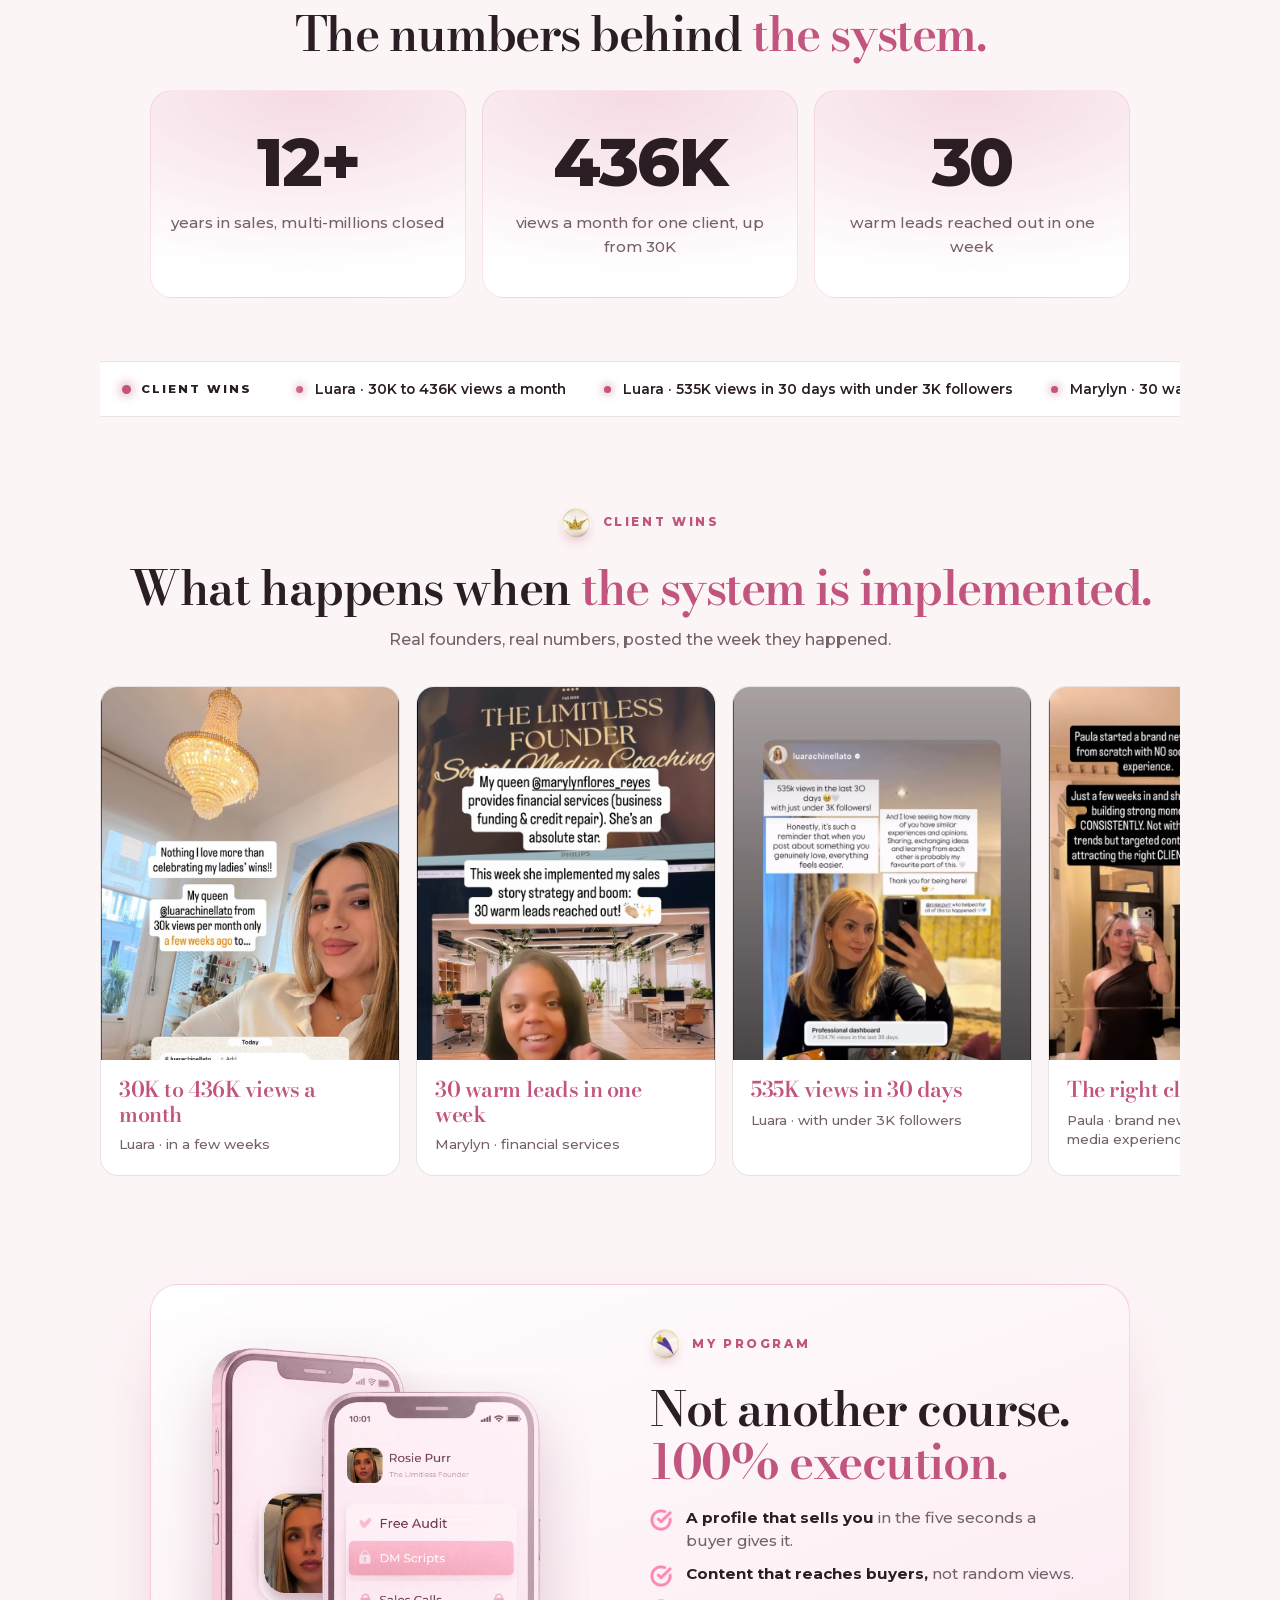
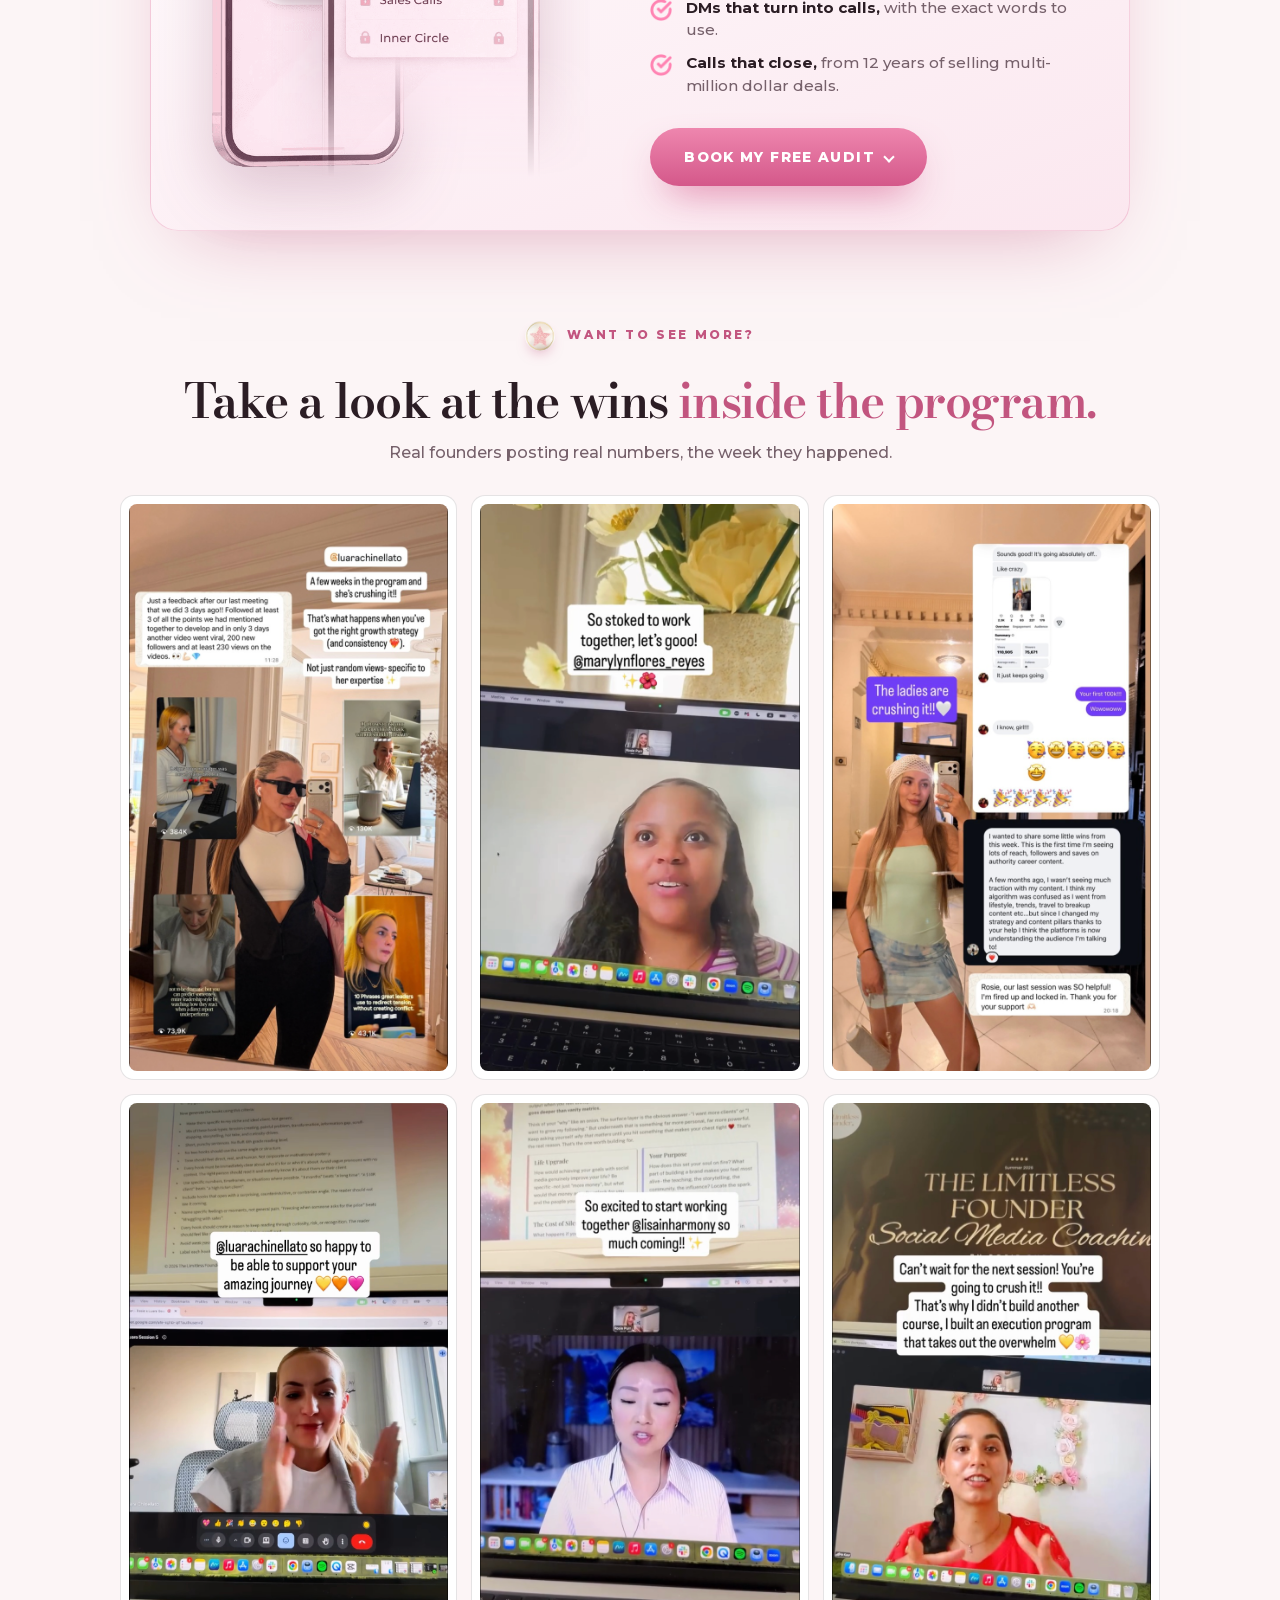
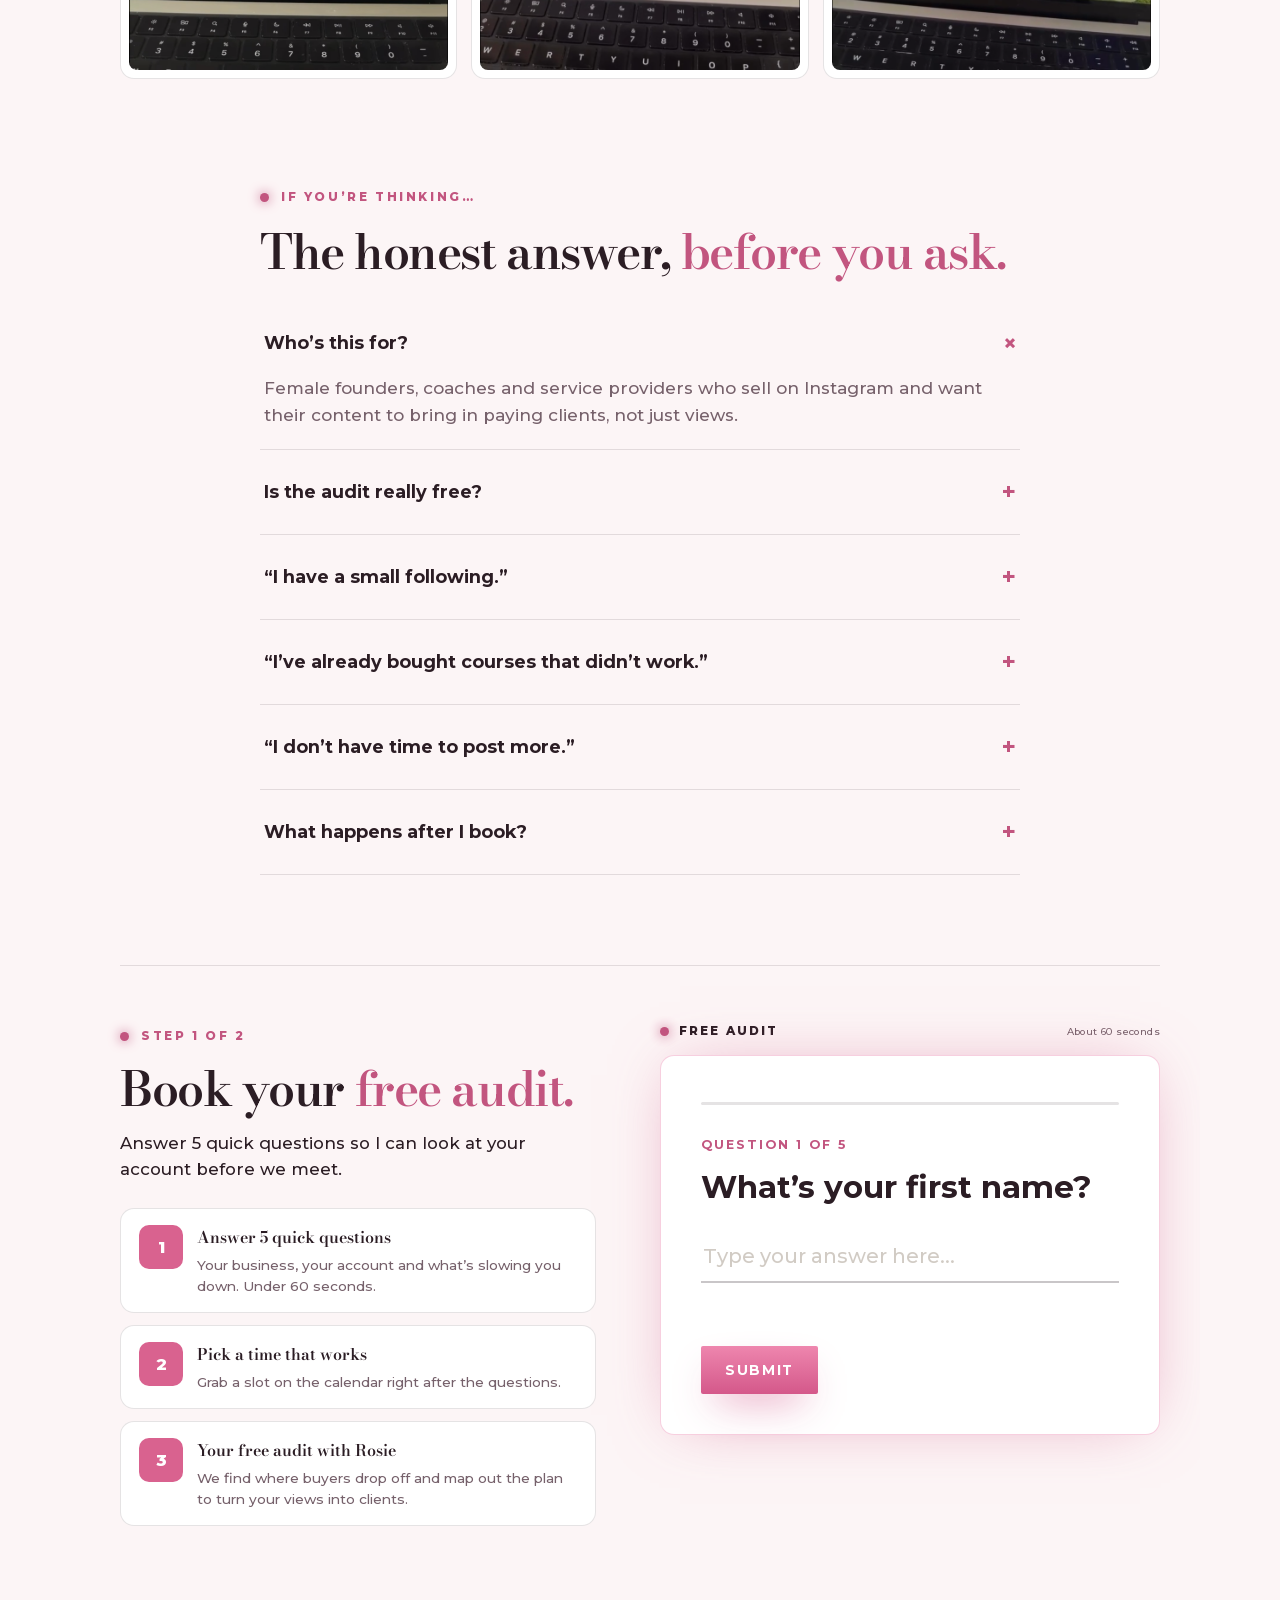
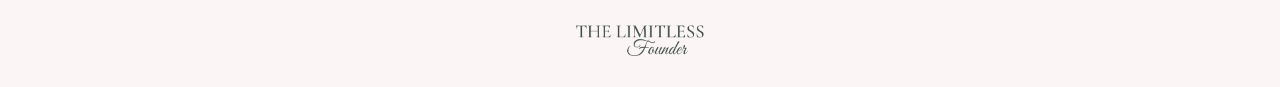
<file: audit/index.html>
<!doctype html>
<html lang="en">
<head>
  <meta charset="utf-8" />
  <meta name="viewport" content="width=device-width, initial-scale=1" />
  <title>Book Your Free Audit · Rosie Purr</title>
  <meta name="robots" content="noindex" />
  <script>document.documentElement.className += " js";</script>
  <link rel="icon" href="../assets/img/favicon.png" type="image/png" />
  <link rel="apple-touch-icon" href="../assets/img/apple-touch-icon.png" />
  <link rel="stylesheet" href="vsl.css" />
  <link rel="stylesheet" href="../assets/brand.css" />
  <link rel="stylesheet" href="st6.css" />
  <link rel="stylesheet" href="lt.css" />
  <link rel="stylesheet" href="rosie.css?v=3" />
<script data-topfix>try{if("scrollRestoration" in history)history.scrollRestoration="manual"}catch(e){}addEventListener("load",function(){if(!location.hash){scrollTo(0,0);setTimeout(function(){scrollTo(0,0)},50)}});</script>
<style>.lt-oncall{max-width:760px;margin:clamp(56px,9vh,96px) auto 0;padding:0 max(16px,env(safe-area-inset-left,0px))}.lt-oncall .lt-steps h3{color:var(--ink)}</style>
</head>
<body>
  <!-- ONE page: eyebrow, headline, VSL, CTA, on this call, numbers, results, program, more wins, FAQ, application. -->
  <main class="page lt">
    <div class="lt-hero">
      <img class="hl hl--crown" src="../assets/img/hl/crown.png" alt="" aria-hidden="true" />
      <img class="hl hl--star" src="../assets/img/hl/star.png" alt="" aria-hidden="true" />
      <img class="hl hl--shoot" src="../assets/img/hl/shoot.png" alt="" aria-hidden="true" />
      <img class="hl hl--mic" src="../assets/img/hl/mic.png" alt="" aria-hidden="true" />
      <img class="rp-logo" src="../assets/img/lp/logo.png" alt="The Limitless Founder" />
      <p class="lt-pill"><i></i>Female founders &amp; coaches on Instagram only</p>
      <h1 class="lt-h1">
        <span class="lt-h1__a">Discover the implemented views-to-clients system behind</span>
        <span class="lt-h1__b">436K views a month</span>
        <span class="lt-h1__c">and 30 warm leads in one week, <em>even with a small following.</em></span>
      </h1>
      <p class="lt-watch"><i></i><b>Watch how the system works, then book your free audit</b></p>
      <!-- {SWAP: VSL video} -->
      <div class="lt-video">
        <a class="video__frame" href="#apply" aria-label="Watch the video">
          <img src="../assets/img/lp/vsl_thumb.jpg" alt="Rosie Purr" />
          <span class="video__scrim" aria-hidden="true"></span>
          <span class="play" aria-hidden="true"></span>
          <span class="lt-video__cap" aria-hidden="true"><b>Watch first</b><strong>From views to paying clients</strong></span>
          <span class="video__bar" aria-hidden="true"><span></span></span>
        </a>
      </div>
      <div class="lt-cta">
        <a class="btn-apply" href="#apply">Book my free audit <span class="arr" aria-hidden="true" style="transform:rotate(45deg)"></span></a>
      </div>
    </div>

    <section class="lt-oncall">
      <p class="lt-kicker"><i></i>In your free audit we&rsquo;ll</p>
      <ol class="lt-steps">
        <li><b>1</b><div><h3>Look at your profile, content and DMs</h3><p>We find where buyers are dropping off, from the first view to the moment they go quiet.</p></div></li>
        <li><b>2</b><div><h3>Show you the plan to turn your views into clients</h3><p>What to post, what to say in the DMs and how to get the call booked, built for your business.</p></div></li>
        <li><b>3</b><div><h3>Decide together if we should work together</h3><p>If The Limitless Founder is right for you, I show you how it works. If it&rsquo;s not, you still keep the plan.</p></div></li>
      </ol>
    </section>

    <section class="lt-numbers">
      <p class="lt-kicker"><img class="hl-ico" src="../assets/img/hl/mic.png" alt="" /><i></i>The numbers</p>
      <h2 class="lt-h2">The numbers behind <em>the system.</em></h2>
      <div class="lt-numbers__grid">
        <div><b data-count="12" data-suffix="+">12+</b><span>years in sales, multi-millions closed</span></div>
        <div><b data-count="436" data-suffix="K">436K</b><span>views a month for one client, up from 30K</span></div>
        <div><b data-count="30">30</b><span>warm leads reached out in one week</span></div>
      </div>
    </section>

    <div class="lt-ticker" aria-label="Client wins"><span class="lt-ticker__tag"><i></i>Client wins</span><div class="lt-ticker__track"><span><i></i>Luara · 30K to 436K views a month</span><span><i></i>Luara · 535K views in 30 days with under 3K followers</span><span><i></i>Marylyn · 30 warm leads in one week</span><span><i></i>Paula · new account, the right clients in weeks</span><span><i></i>Brand new account · tens of thousands of views</span><span><i></i>86K views on one reel after session one</span><span><i></i>Luara · 30K to 436K views a month</span><span><i></i>Luara · 535K views in 30 days with under 3K followers</span><span><i></i>Marylyn · 30 warm leads in one week</span><span><i></i>Paula · new account, the right clients in weeks</span><span><i></i>Brand new account · tens of thousands of views</span><span><i></i>86K views on one reel after session one</span></div></div>

    <section class="lt-cases">
      <p class="lt-kicker"><img class="hl-ico" src="../assets/img/hl/crown.png" alt="" /><i></i>Client wins</p>
      <h2 class="lt-h2">What happens when <em>the system is implemented.</em></h2>
      <p class="lt-sub">Real founders, real numbers, posted the week they happened.</p>
      <div class="lt-cases__row"><article class="lt-case"><div class="lt-case__img"><img src="../assets/img/wins/56.png" alt="Luara, 30K to 436K views a month" loading="lazy" /></div><h3>30K to 436K views a month</h3><p>Luara &middot; in a few weeks</p></article><article class="lt-case"><div class="lt-case__img"><img src="../assets/img/wins/69.png" alt="Marylyn, 30 warm leads in one week" loading="lazy" /></div><h3>30 warm leads in one week</h3><p>Marylyn &middot; financial services</p></article><article class="lt-case"><div class="lt-case__img"><img src="../assets/img/wins/62.png" alt="535K views in 30 days" loading="lazy" /></div><h3>535K views in 30 days</h3><p>Luara &middot; with under 3K followers</p></article><article class="lt-case"><div class="lt-case__img"><img src="../assets/img/wins/68.png" alt="Paula, brand new account" loading="lazy" /></div><h3>The right clients, in weeks</h3><p>Paula &middot; brand new account, no social media experience</p></article><article class="lt-case"><div class="lt-case__img"><img src="../assets/img/wins/66.png" alt="Brand new account, tens of thousands of views" loading="lazy" /></div><h3>Tens of thousands of views</h3><p>Brand new account &middot; after a few sessions</p></article><article class="lt-case"><div class="lt-case__img"><img src="../assets/img/wins/63.png" alt="86K views on one reel" loading="lazy" /></div><h3>86K views on one reel</h3><p>After session one</p></article></div>
    </section>

    <section class="rp-program">
      <div class="rp-phones" aria-hidden="true">
        <img class="p1" src="../assets/img/lp/phone_icon.png" alt="" />
        <img class="p2" src="../assets/img/lp/phone_menu_audit.png" alt="" />
      </div>
      <div>
        <p class="lt-kicker"><img class="hl-ico" src="../assets/img/hl/shoot.png" alt="" /><i></i>My program</p>
        <h2 class="lt-h2">Not another course. <em>100% execution.</em></h2>
        <ul>
          <li><img src="../assets/img/lp/check.png" alt="" /><span><b>A profile that sells you</b> in the five seconds a buyer gives it.</span></li>
          <li><img src="../assets/img/lp/check.png" alt="" /><span><b>Content that reaches buyers,</b> not random views.</span></li>
          <li><img src="../assets/img/lp/check.png" alt="" /><span><b>DMs that turn into calls,</b> with the exact words to use.</span></li>
          <li><img src="../assets/img/lp/check.png" alt="" /><span><b>Calls that close,</b> from 12 years of selling multi-million dollar deals.</span></li>
        </ul>
        <div class="lt-cta" style="justify-content:flex-start"><a class="btn-apply" href="#apply">Book my free audit <span class="arr" aria-hidden="true" style="transform:rotate(45deg)"></span></a></div>
      </div>
    </section>

    <section class="lt-wins">
      <p class="lt-kicker"><img class="hl-ico" src="../assets/img/hl/star.png" alt="" /><i></i>Want to see more?</p>
      <h2 class="lt-h2">Take a look at the wins <em>inside the program.</em></h2>
      <p class="lt-sub">Real founders posting real numbers, the week they happened.</p>
      <div class="lt-wins__grid"><figure class="lt-win"><img src="../assets/img/wins/70.png" alt="Client win" loading="lazy" /></figure><figure class="lt-win"><img src="../assets/img/wins/59.png" alt="Client win" loading="lazy" /></figure><figure class="lt-win"><img src="../assets/img/wins/60.png" alt="Client win" loading="lazy" /></figure><figure class="lt-win"><img src="../assets/img/wins/61.png" alt="Client win" loading="lazy" /></figure><figure class="lt-win"><img src="../assets/img/wins/64.png" alt="Client win" loading="lazy" /></figure><figure class="lt-win"><img src="../assets/img/wins/65.png" alt="Client win" loading="lazy" /></figure></div>
    </section>

    <section class="st6__faq lt-faq">
      <p class="lt-kicker"><i></i>If you&rsquo;re thinking&hellip;</p>
      <h2 class="lt-h2">The honest answer, <em>before you ask.</em></h2>
      <details open><summary>Who&rsquo;s this for?</summary><p>Female founders, coaches and service providers who sell on Instagram and want their content to bring in paying clients, not just views.</p></details>
      <details><summary>Is the audit really free?</summary><p>Yes. You book a time, we go through your profile, content and DMs together, and you leave with a plan. You don&rsquo;t pay anything for it.</p></details>
      <details><summary>&ldquo;I have a small following.&rdquo;</summary><p>That&rsquo;s fine. Luara had under 3K followers when she hit 535K views in 30 days, and Paula started a brand new account from scratch.</p></details>
      <details><summary>&ldquo;I&rsquo;ve already bought courses that didn&rsquo;t work.&rdquo;</summary><p>This isn&rsquo;t another course. We do the work together, week by week, until it&rsquo;s running in your business.</p></details>
      <details><summary>&ldquo;I don&rsquo;t have time to post more.&rdquo;</summary><p>You don&rsquo;t need to post more. Most founders need fewer posts that reach buyers, and a simple way to turn those buyers into calls.</p></details>
      <details><summary>What happens after I book?</summary><p>You&rsquo;ll get a short video to watch before we meet, so we can spend the whole audit on your business.</p></details>
    </section>

    <section class="lt-apply" id="apply">
      <div class="lt-apply__left">
        <p class="lt-step"><i></i>Step 1 of 2</p>
        <h2 class="lt-h2">Book your <em>free audit.</em></h2>
        <p class="lt-apply__lead">Answer 5 quick questions so I can look at your account before we meet.</p>
        <ol class="lt-steps">
          <li><b>1</b><div><h3>Answer 5 quick questions</h3><p>Your business, your account and what&rsquo;s slowing you down. Under 60 seconds.</p></div></li>
          <li><b>2</b><div><h3>Pick a time that works</h3><p>Grab a slot on the calendar right after the questions.</p></div></li>
          <li><b>3</b><div><h3>Your free audit with Rosie</h3><p>We find where buyers drop off and map out the plan to turn your views into clients.</p></div></li>
        </ol>
      </div>
      <div class="lt-apply__right">
        <p class="lt-apply__head"><span><i></i>Free audit</span><small>About 60 seconds</small></p>
        <div class="st6__form" id="apply-inline">
          <div class="apply__progress"><span id="apply-bar"></span></div>
          <div class="q on"><p class="q__count">Question 1 of 5</p><h3 class="q__title">What&rsquo;s your first name?</h3><input class="q__input" type="text" placeholder="Type your answer here..." autocomplete="given-name" /><div class="q__foot"><button class="q__ok" type="button">Submit</button></div></div>
          <div class="q"><p class="q__count">Question 2 of 5</p><h3 class="q__title">What do you do?</h3><div class="q__opts"><button class="q__opt" type="button"><kbd>A</kbd>Coach or mentor</button><button class="q__opt" type="button"><kbd>B</kbd>Consultant or service provider</button><button class="q__opt" type="button"><kbd>C</kbd>I sell a product</button><button class="q__opt" type="button"><kbd>D</kbd>Something else</button></div></div>
          <div class="q"><p class="q__count">Question 3 of 5</p><h3 class="q__title">How many followers do you have?</h3><div class="q__opts"><button class="q__opt" type="button"><kbd>A</kbd>Under 3K</button><button class="q__opt" type="button"><kbd>B</kbd>3K to 10K</button><button class="q__opt" type="button"><kbd>C</kbd>10K to 50K</button><button class="q__opt" type="button"><kbd>D</kbd>Over 50K</button></div></div>
          <div class="q"><p class="q__count">Question 4 of 5</p><h3 class="q__title">What&rsquo;s the biggest thing in your way?</h3><div class="q__opts"><button class="q__opt" type="button"><kbd>A</kbd>My content doesn&rsquo;t get seen</button><button class="q__opt" type="button"><kbd>B</kbd>I get views but no DMs</button><button class="q__opt" type="button"><kbd>C</kbd>I get DMs but they don&rsquo;t book or buy</button></div></div>
          <div class="q"><p class="q__count">Question 5 of 5</p><h3 class="q__title">What&rsquo;s your Instagram handle?</h3><input class="q__input" type="text" placeholder="@yourhandle" autocomplete="off" /><div class="q__foot"><button class="q__ok" type="button">Submit</button></div></div>
          <div class="q"><p class="q__count">Last step</p><h3 class="q__title">Book your free audit with Rosie</h3><div class="book__days"><button class="book__day sel" type="button"><small>Tue</small><b>27</b></button><button class="book__day" type="button"><small>Wed</small><b>28</b></button><button class="book__day" type="button"><small>Thu</small><b>29</b></button></div><div class="book__slots"><a class="book__slot" href="../booked/">10:00</a><a class="book__slot" href="../booked/">13:30</a><a class="book__slot" href="../booked/">16:00</a></div><p class="book__tz">30-minute free audit</p></div>
        </div>
      </div>
    </section>
  </main>
  <footer class="brandfoot">
    <div class="brand"><img src="../assets/img/lp/logo.png" alt="The Limitless Founder" style="width:180px;height:auto" /></div>
  </footer>
  <script src="vsl.js"></script>
  <script>
    // application: one question at a time, ends on the calendar
    (function () {
      var box = document.getElementById("apply-inline"); if (!box) return;
      var qs = [].slice.call(box.querySelectorAll(".q")), bar = document.getElementById("apply-bar"), i = 0;
      function show(n) { i = Math.min(n, qs.length - 1); qs.forEach(function (q, k) { q.classList.toggle("on", k === i); }); bar.style.width = Math.round(i / (qs.length - 1) * 100) + "%"; }
      qs.forEach(function (q) {
        q.querySelectorAll(".q__opt").forEach(function (o, _, all) { o.addEventListener("click", function () { all.forEach(function (x) { x.classList.remove("sel"); }); o.classList.add("sel"); setTimeout(function () { show(i + 1); }, 300); }); });
        var ok = q.querySelector(".q__ok"); if (ok) ok.addEventListener("click", function () { show(i + 1); });
        var inp = q.querySelector(".q__input"); if (inp) inp.addEventListener("keydown", function (e) { if (e.key === "Enter") { e.preventDefault(); show(i + 1); } });
        q.querySelectorAll(".book__day").forEach(function (d, _, all) { d.addEventListener("click", function () { all.forEach(function (x) { x.classList.remove("sel"); }); d.classList.add("sel"); }); });
      });
    })();
  </script>
  <script>
    // counters
    (function () {
      var els = document.querySelectorAll("[data-count]"); if (!els.length || !("IntersectionObserver" in window)) return;
      var io = new IntersectionObserver(function (es) { es.forEach(function (e) { if (!e.isIntersecting) return; io.unobserve(e.target); var el = e.target, to = +el.getAttribute("data-count"), suf = el.getAttribute("data-suffix") || "", t0 = null;
        function step(t) { if (!t0) t0 = t; var p = Math.min((t - t0) / 1200, 1); el.textContent = Math.round(to * (1 - Math.pow(1 - p, 3))).toLocaleString("en-US") + (p === 1 ? suf : ""); if (p < 1) requestAnimationFrame(step); }
        requestAnimationFrame(step); }); }, { threshold: 0.4 });
      els.forEach(function (el) { io.observe(el); });
    })();
  </script>
</body>
</html>
</file>
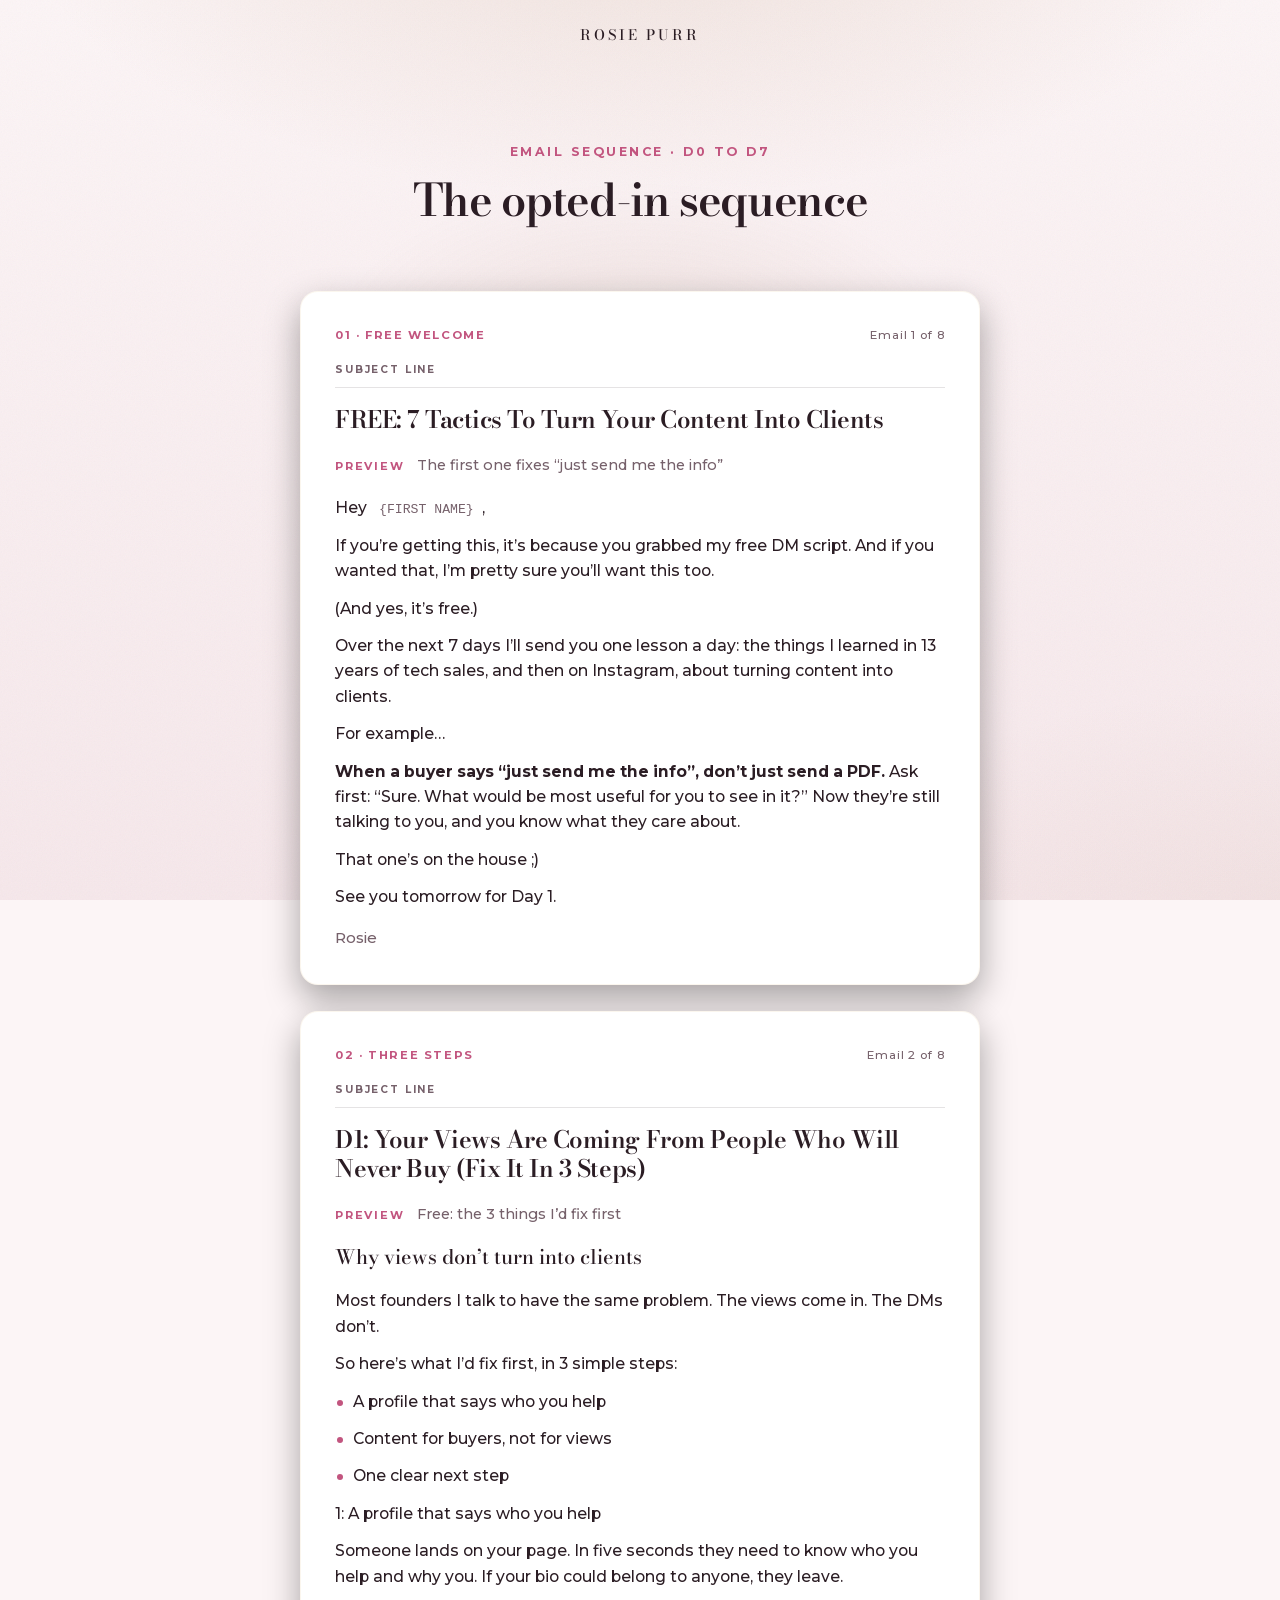
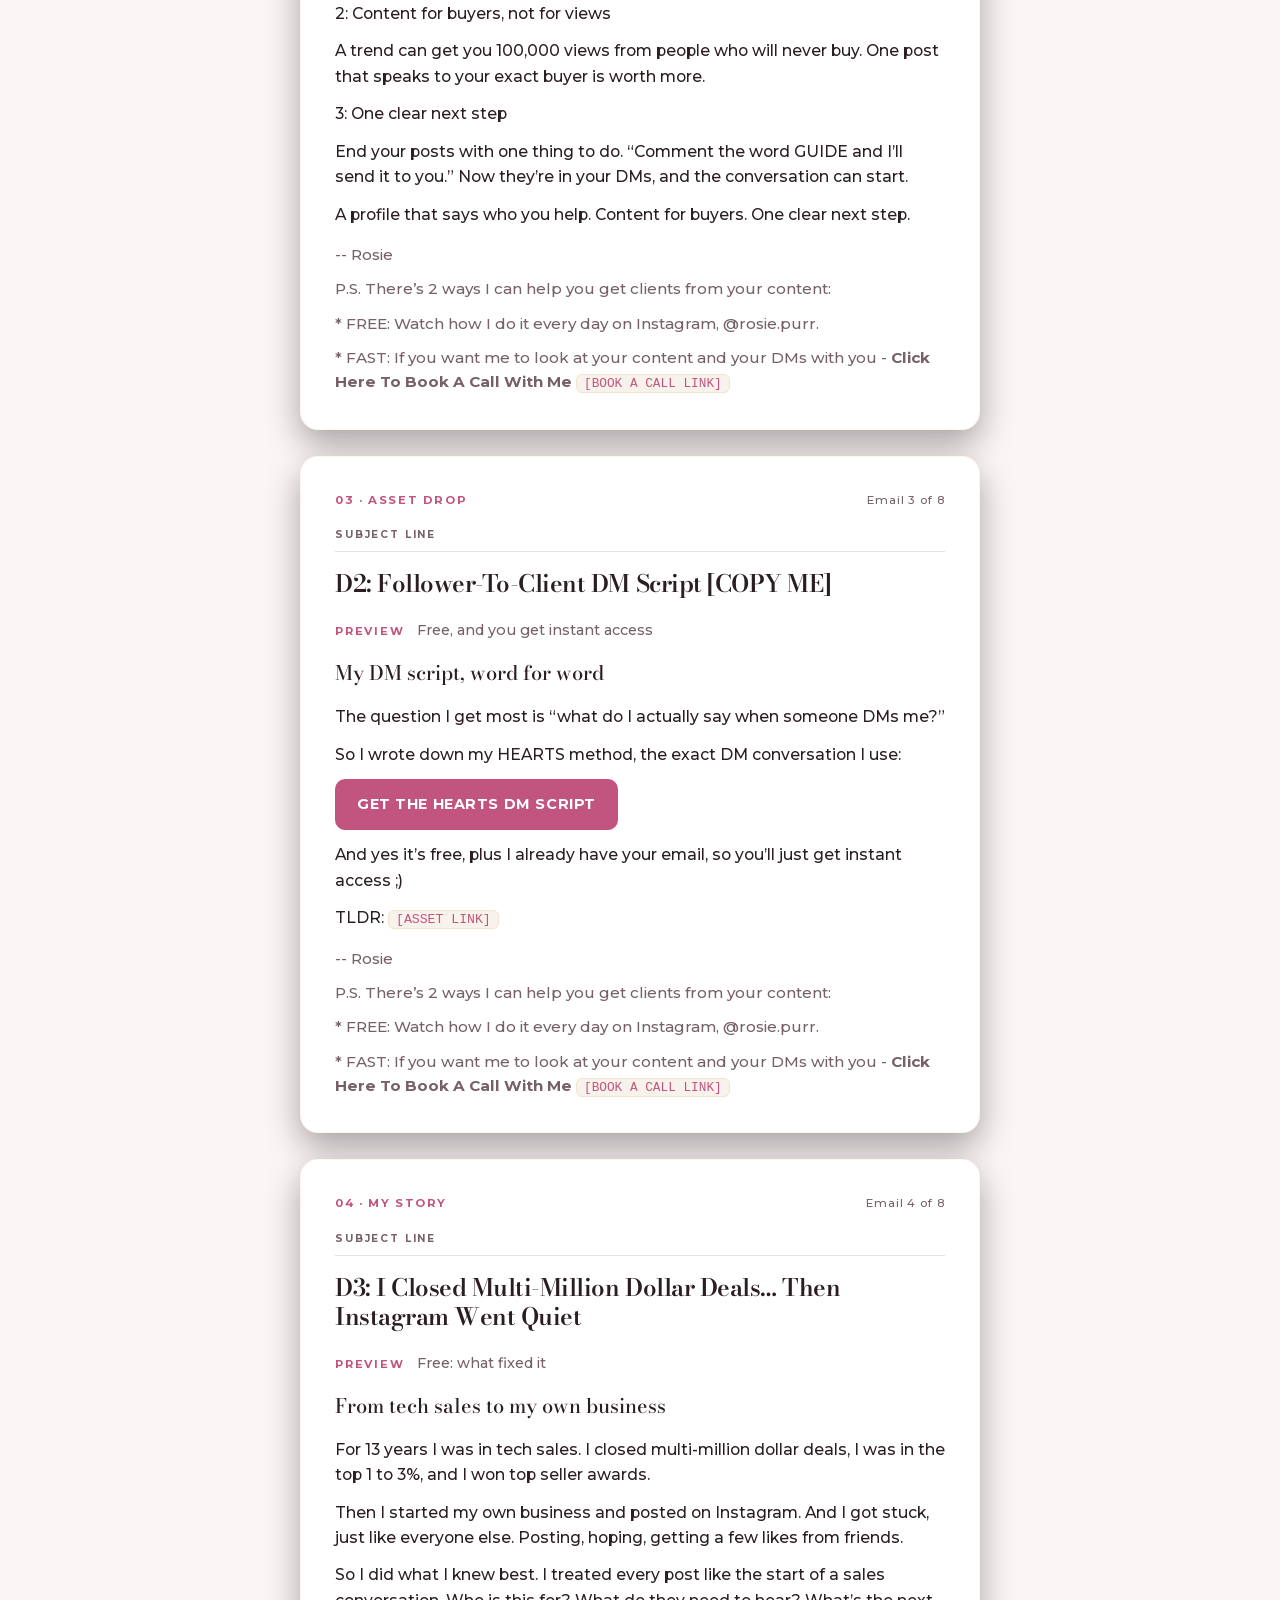
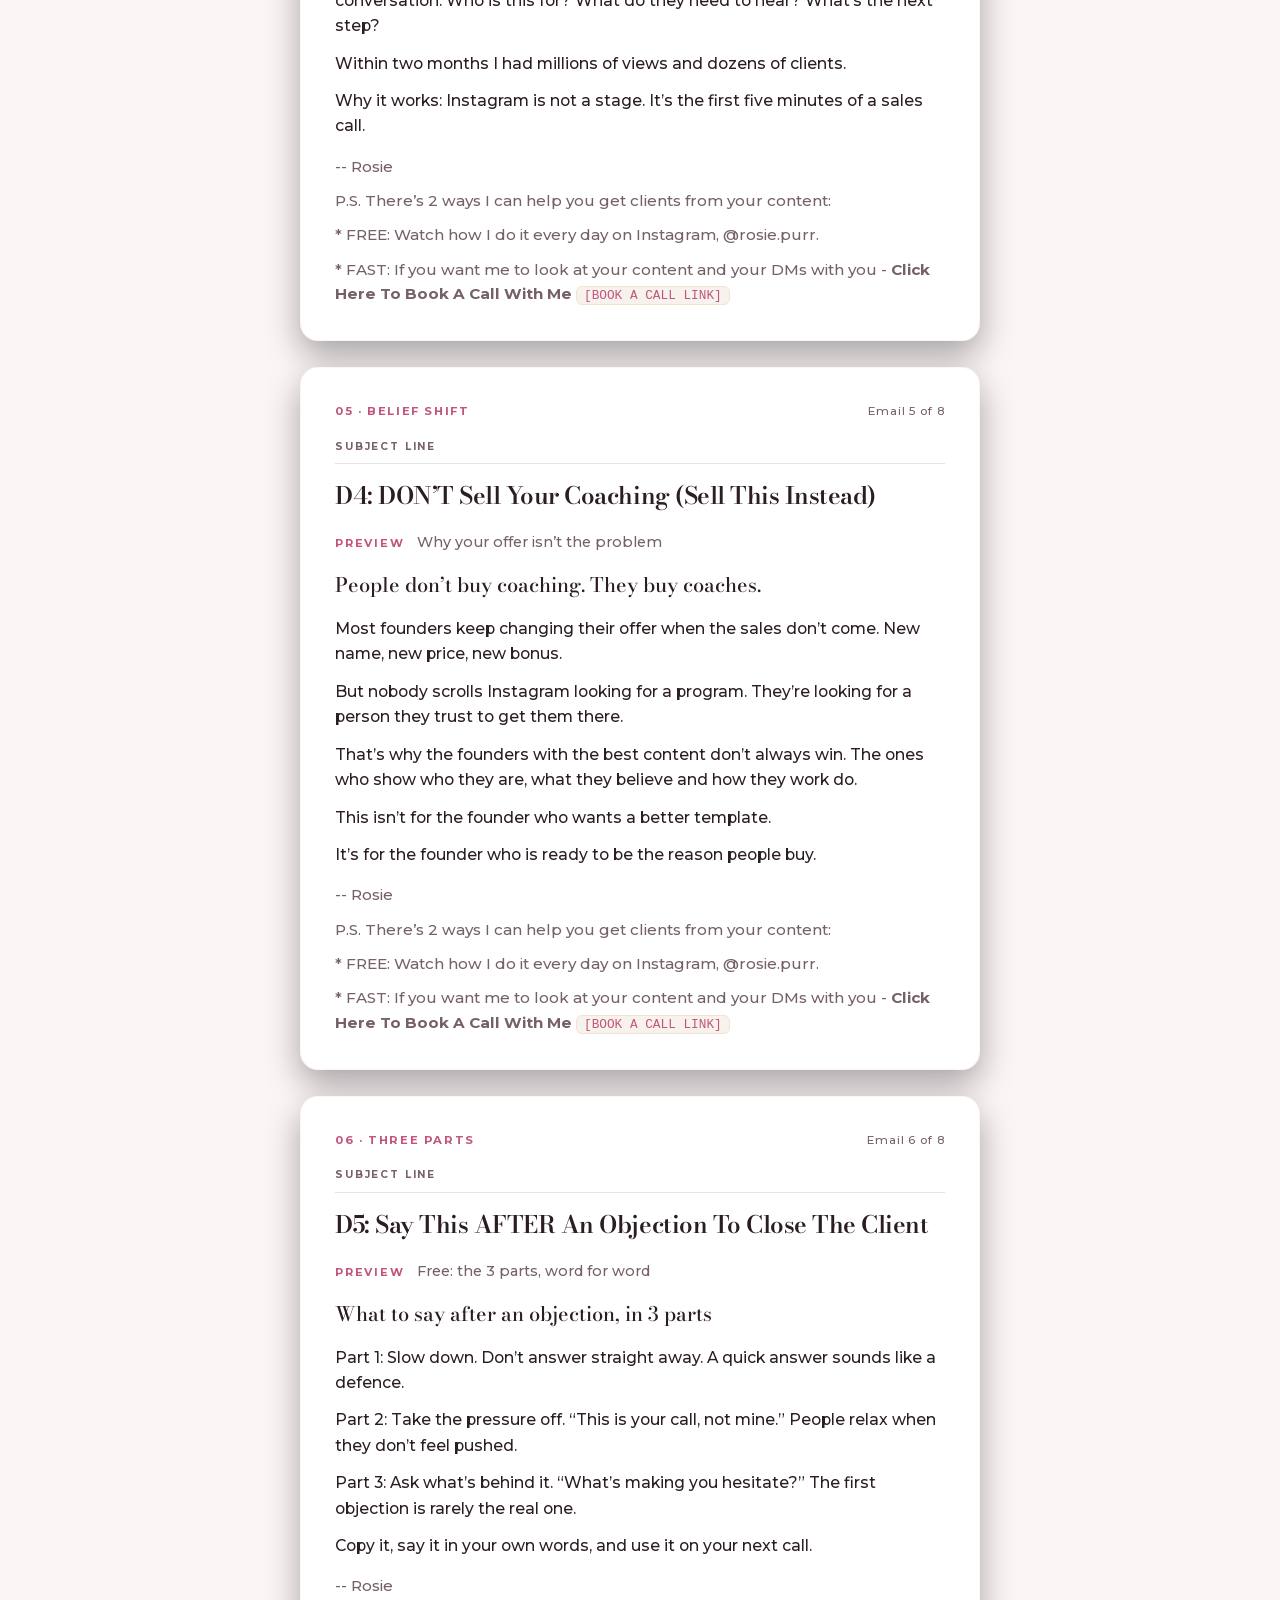
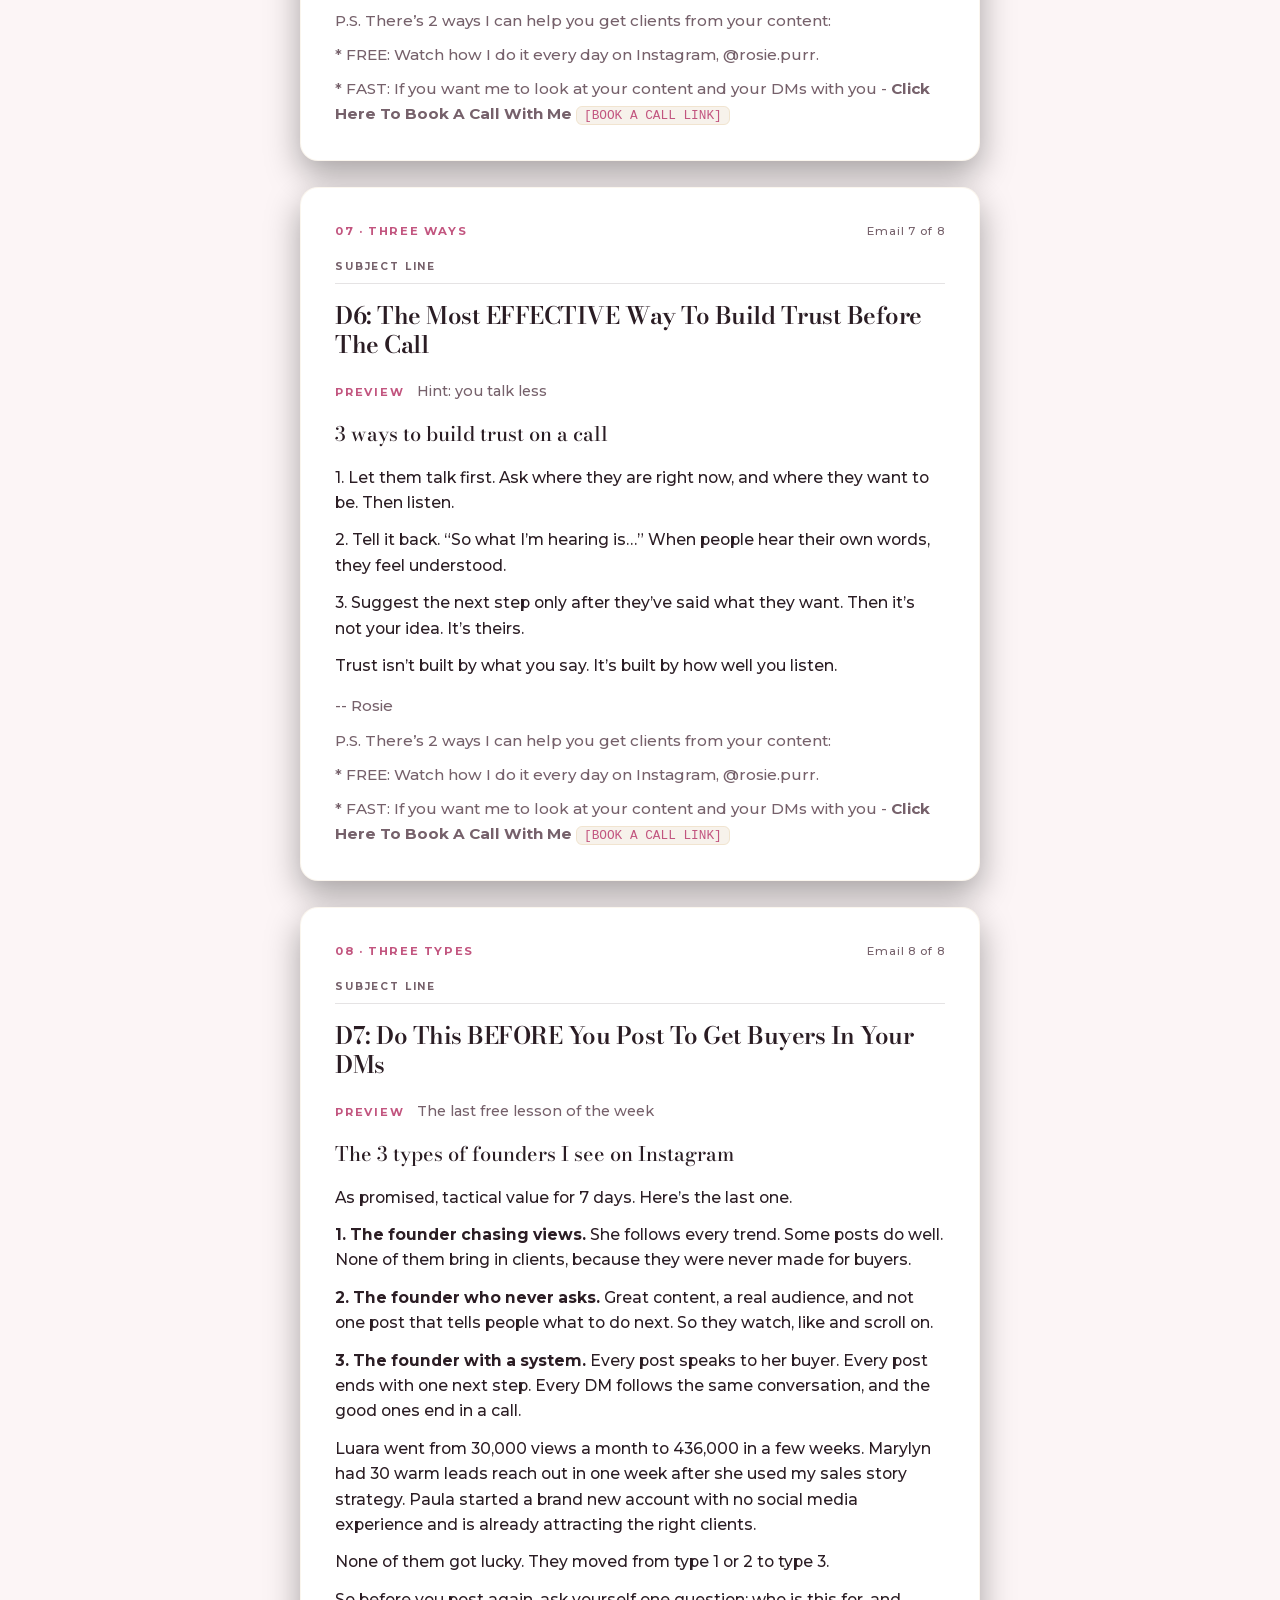
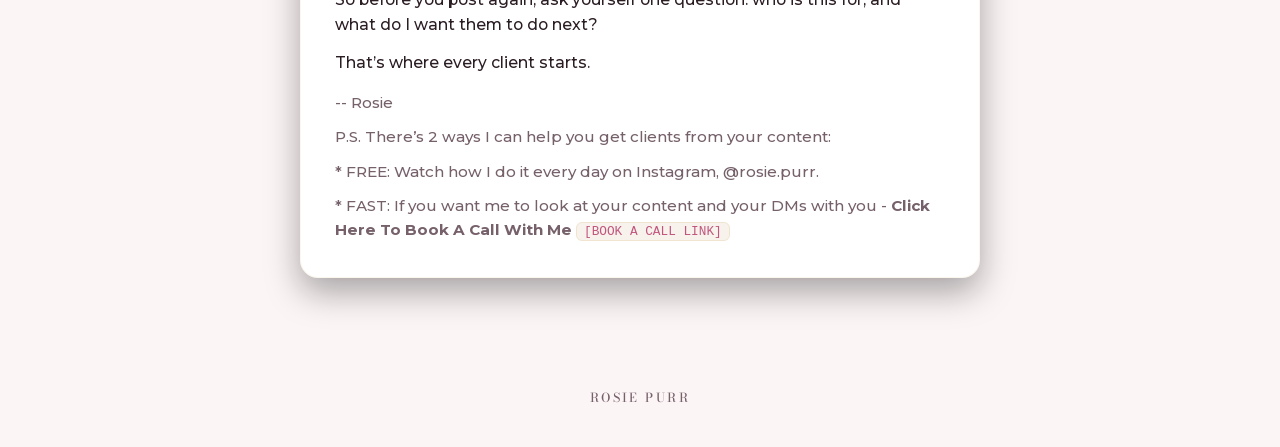
<file: opted-in/index.html>
<!doctype html>
<html lang="en">
<head>
  <meta charset="utf-8" />
  <meta name="viewport" content="width=device-width, initial-scale=1" />
  <title>Opted-in · Rosie Purr</title>
  <meta name="robots" content="noindex" />
  <script>document.documentElement.className += " js";</script>
  <link rel="icon" href="../assets/img/favicon.png" type="image/png" />
  <link rel="stylesheet" href="../assets/vendor/lenis.css" />
  <link rel="stylesheet" href="../assets/vsl.css" />
  <link rel="stylesheet" href="../opted-in/opted-in.css?v=2" />
  <link rel="stylesheet" href="../assets/brand.css" />
<script data-topfix>try{if("scrollRestoration" in history)history.scrollRestoration="manual"}catch(e){}addEventListener("load",function(){if(!location.hash){scrollTo(0,0);setTimeout(function(){scrollTo(0,0)},50)}});</script>
</head>
<body>
  <header class="brandbar"><div class="brand"><span class="brand__word">Rosie Purr</span></div></header>
  <main class="page">
    <section class="seq">
      <div class="seq__glow" aria-hidden="true"></div>
      <div class="container">
        <header class="seq__intro">
          <p class="seq__eyebrow reveal">Email sequence · D0 to D7</p>
          <h1 class="seq__title reveal" style="--i:1">The opted-in sequence</h1>
        </header>
        <div class="seq__list">
          <article class="email reveal">
            <div class="email__head"><span class="email__tag">01 · Free welcome</span><span class="email__count">Email 1 of 8</span></div>
            <span class="email__sl-label">Subject line</span>
            <h2 class="email__subject">FREE: 7 Tactics To Turn Your Content Into Clients</h2>
            <p class="email__pv"><b>Preview</b> The first one fixes &ldquo;just send me the info&rdquo;</p>
            <div class="email__body"><p>Hey <span class="tok-merge">{FIRST NAME}</span>,</p><p>If you&rsquo;re getting this, it&rsquo;s because you grabbed my free DM script. And if you wanted that, I&rsquo;m pretty sure you&rsquo;ll want this too.</p><p>(And yes, it&rsquo;s free.)</p><p>Over the next 7 days I&rsquo;ll send you one lesson a day: the things I learned in 13 years of tech sales, and then on Instagram, about turning content into clients.</p><p>For example&hellip;</p><p><b>When a buyer says &ldquo;just send me the info&rdquo;, don&rsquo;t just send a PDF.</b> Ask first: &ldquo;Sure. What would be most useful for you to see in it?&rdquo; Now they&rsquo;re still talking to you, and you know what they care about.</p><p>That one&rsquo;s on the house ;)</p><p>See you tomorrow for Day 1.</p></div>
            <p class="email__sign">Rosie</p>
            
          </article>
          <article class="email reveal">
            <div class="email__head"><span class="email__tag">02 · Three steps</span><span class="email__count">Email 2 of 8</span></div>
            <span class="email__sl-label">Subject line</span>
            <h2 class="email__subject">D1: Your Views Are Coming From People Who Will Never Buy (Fix It In 3 Steps)</h2>
            <p class="email__pv"><b>Preview</b> Free: the 3 things I&rsquo;d fix first</p>
            <div class="email__body"><p class="email__h1">Why views don&rsquo;t turn into clients</p><p>Most founders I talk to have the same problem. The views come in. The DMs don&rsquo;t.</p><p>So here&rsquo;s what I&rsquo;d fix first, in 3 simple steps:</p><p class="li">A profile that says who you help</p><p class="li">Content for buyers, not for views</p><p class="li">One clear next step</p><p>1: A profile that says who you help</p><p>Someone lands on your page. In five seconds they need to know who you help and why you. If your bio could belong to anyone, they leave.</p><p>2: Content for buyers, not for views</p><p>A trend can get you 100,000 views from people who will never buy. One post that speaks to your exact buyer is worth more.</p><p>3: One clear next step</p><p>End your posts with one thing to do. &ldquo;Comment the word GUIDE and I&rsquo;ll send it to you.&rdquo; Now they&rsquo;re in your DMs, and the conversation can start.</p><p>A profile that says who you help. Content for buyers. One clear next step.</p></div>
            <p class="email__sign">-- Rosie</p>
            <p class="ps">P.S. There&rsquo;s 2 ways I can help you get clients from your content:</p><p class="ps">* FREE: Watch how I do it every day on Instagram, @rosie.purr.</p><p class="ps">* FAST: If you want me to look at your content and your DMs with you - <b>Click Here To Book A Call With Me</b> <span class="tok-link">[BOOK A CALL LINK]</span></p>
          </article>
          <article class="email reveal">
            <div class="email__head"><span class="email__tag">03 · Asset drop</span><span class="email__count">Email 3 of 8</span></div>
            <span class="email__sl-label">Subject line</span>
            <h2 class="email__subject">D2: Follower-To-Client DM Script [COPY ME]</h2>
            <p class="email__pv"><b>Preview</b> Free, and you get instant access</p>
            <div class="email__body"><p class="email__h1">My DM script, word for word</p><p>The question I get most is &ldquo;what do I actually say when someone DMs me?&rdquo;</p><p>So I wrote down my HEARTS method, the exact DM conversation I use:</p><p class="asset"><a class="asset__btn" href="#" onclick="return false">GET THE HEARTS DM SCRIPT</a></p><p>And yes it&rsquo;s free, plus I already have your email, so you&rsquo;ll just get instant access ;)</p><p>TLDR: <span class="tok-link">[ASSET LINK]</span></p></div>
            <p class="email__sign">-- Rosie</p>
            <p class="ps">P.S. There&rsquo;s 2 ways I can help you get clients from your content:</p><p class="ps">* FREE: Watch how I do it every day on Instagram, @rosie.purr.</p><p class="ps">* FAST: If you want me to look at your content and your DMs with you - <b>Click Here To Book A Call With Me</b> <span class="tok-link">[BOOK A CALL LINK]</span></p>
          </article>
          <article class="email reveal">
            <div class="email__head"><span class="email__tag">04 · My story</span><span class="email__count">Email 4 of 8</span></div>
            <span class="email__sl-label">Subject line</span>
            <h2 class="email__subject">D3: I Closed Multi-Million Dollar Deals&hellip; Then Instagram Went Quiet</h2>
            <p class="email__pv"><b>Preview</b> Free: what fixed it</p>
            <div class="email__body"><p class="email__h1">From tech sales to my own business</p><p>For 13 years I was in tech sales. I closed multi-million dollar deals, I was in the top 1 to 3%, and I won top seller awards.</p><p>Then I started my own business and posted on Instagram. And I got stuck, just like everyone else. Posting, hoping, getting a few likes from friends.</p><p>So I did what I knew best. I treated every post like the start of a sales conversation. Who is this for? What do they need to hear? What&rsquo;s the next step?</p><p>Within two months I had millions of views and dozens of clients.</p><p>Why it works: Instagram is not a stage. It&rsquo;s the first five minutes of a sales call.</p></div>
            <p class="email__sign">-- Rosie</p>
            <p class="ps">P.S. There&rsquo;s 2 ways I can help you get clients from your content:</p><p class="ps">* FREE: Watch how I do it every day on Instagram, @rosie.purr.</p><p class="ps">* FAST: If you want me to look at your content and your DMs with you - <b>Click Here To Book A Call With Me</b> <span class="tok-link">[BOOK A CALL LINK]</span></p>
          </article>
          <article class="email reveal">
            <div class="email__head"><span class="email__tag">05 · Belief shift</span><span class="email__count">Email 5 of 8</span></div>
            <span class="email__sl-label">Subject line</span>
            <h2 class="email__subject">D4: DON&rsquo;T Sell Your Coaching (Sell This Instead)</h2>
            <p class="email__pv"><b>Preview</b> Why your offer isn&rsquo;t the problem</p>
            <div class="email__body"><p class="email__h1">People don&rsquo;t buy coaching. They buy coaches.</p><p>Most founders keep changing their offer when the sales don&rsquo;t come. New name, new price, new bonus.</p><p>But nobody scrolls Instagram looking for a program. They&rsquo;re looking for a person they trust to get them there.</p><p>That&rsquo;s why the founders with the best content don&rsquo;t always win. The ones who show who they are, what they believe and how they work do.</p><p>This isn&rsquo;t for the founder who wants a better template.</p><p>It&rsquo;s for the founder who is ready to be the reason people buy.</p></div>
            <p class="email__sign">-- Rosie</p>
            <p class="ps">P.S. There&rsquo;s 2 ways I can help you get clients from your content:</p><p class="ps">* FREE: Watch how I do it every day on Instagram, @rosie.purr.</p><p class="ps">* FAST: If you want me to look at your content and your DMs with you - <b>Click Here To Book A Call With Me</b> <span class="tok-link">[BOOK A CALL LINK]</span></p>
          </article>
          <article class="email reveal">
            <div class="email__head"><span class="email__tag">06 · Three parts</span><span class="email__count">Email 6 of 8</span></div>
            <span class="email__sl-label">Subject line</span>
            <h2 class="email__subject">D5: Say This AFTER An Objection To Close The Client</h2>
            <p class="email__pv"><b>Preview</b> Free: the 3 parts, word for word</p>
            <div class="email__body"><p class="email__h1">What to say after an objection, in 3 parts</p><p>Part 1: Slow down. Don&rsquo;t answer straight away. A quick answer sounds like a defence.</p><p>Part 2: Take the pressure off. &ldquo;This is your call, not mine.&rdquo; People relax when they don&rsquo;t feel pushed.</p><p>Part 3: Ask what&rsquo;s behind it. &ldquo;What&rsquo;s making you hesitate?&rdquo; The first objection is rarely the real one.</p><p>Copy it, say it in your own words, and use it on your next call.</p></div>
            <p class="email__sign">-- Rosie</p>
            <p class="ps">P.S. There&rsquo;s 2 ways I can help you get clients from your content:</p><p class="ps">* FREE: Watch how I do it every day on Instagram, @rosie.purr.</p><p class="ps">* FAST: If you want me to look at your content and your DMs with you - <b>Click Here To Book A Call With Me</b> <span class="tok-link">[BOOK A CALL LINK]</span></p>
          </article>
          <article class="email reveal">
            <div class="email__head"><span class="email__tag">07 · Three ways</span><span class="email__count">Email 7 of 8</span></div>
            <span class="email__sl-label">Subject line</span>
            <h2 class="email__subject">D6: The Most EFFECTIVE Way To Build Trust Before The Call</h2>
            <p class="email__pv"><b>Preview</b> Hint: you talk less</p>
            <div class="email__body"><p class="email__h1">3 ways to build trust on a call</p><p>1. Let them talk first. Ask where they are right now, and where they want to be. Then listen.</p><p>2. Tell it back. &ldquo;So what I&rsquo;m hearing is&hellip;&rdquo; When people hear their own words, they feel understood.</p><p>3. Suggest the next step only after they&rsquo;ve said what they want. Then it&rsquo;s not your idea. It&rsquo;s theirs.</p><p>Trust isn&rsquo;t built by what you say. It&rsquo;s built by how well you listen.</p></div>
            <p class="email__sign">-- Rosie</p>
            <p class="ps">P.S. There&rsquo;s 2 ways I can help you get clients from your content:</p><p class="ps">* FREE: Watch how I do it every day on Instagram, @rosie.purr.</p><p class="ps">* FAST: If you want me to look at your content and your DMs with you - <b>Click Here To Book A Call With Me</b> <span class="tok-link">[BOOK A CALL LINK]</span></p>
          </article>
          <article class="email reveal">
            <div class="email__head"><span class="email__tag">08 · Three types</span><span class="email__count">Email 8 of 8</span></div>
            <span class="email__sl-label">Subject line</span>
            <h2 class="email__subject">D7: Do This BEFORE You Post To Get Buyers In Your DMs</h2>
            <p class="email__pv"><b>Preview</b> The last free lesson of the week</p>
            <div class="email__body"><p class="email__h1">The 3 types of founders I see on Instagram</p><p>As promised, tactical value for 7 days. Here&rsquo;s the last one.</p><p><b>1. The founder chasing views.</b> She follows every trend. Some posts do well. None of them bring in clients, because they were never made for buyers.</p><p><b>2. The founder who never asks.</b> Great content, a real audience, and not one post that tells people what to do next. So they watch, like and scroll on.</p><p><b>3. The founder with a system.</b> Every post speaks to her buyer. Every post ends with one next step. Every DM follows the same conversation, and the good ones end in a call.</p><p>Luara went from 30,000 views a month to 436,000 in a few weeks. Marylyn had 30 warm leads reach out in one week after she used my sales story strategy. Paula started a brand new account with no social media experience and is already attracting the right clients.</p><p>None of them got lucky. They moved from type 1 or 2 to type 3.</p><p>So before you post again, ask yourself one question: who is this for, and what do I want them to do next?</p><p>That&rsquo;s where every client starts.</p></div>
            <p class="email__sign">-- Rosie</p>
            <p class="ps">P.S. There&rsquo;s 2 ways I can help you get clients from your content:</p><p class="ps">* FREE: Watch how I do it every day on Instagram, @rosie.purr.</p><p class="ps">* FAST: If you want me to look at your content and your DMs with you - <b>Click Here To Book A Call With Me</b> <span class="tok-link">[BOOK A CALL LINK]</span></p>
          </article>
        </div>
      </div>
    </section>
  </main>
  <footer class="brandfoot"><div class="brand"><span class="brand__word">Rosie Purr</span></div></footer>
  <script src="../assets/vendor/lenis.min.js"></script>
  <script src="../assets/vsl.js"></script>
</body>
</html>
</file>
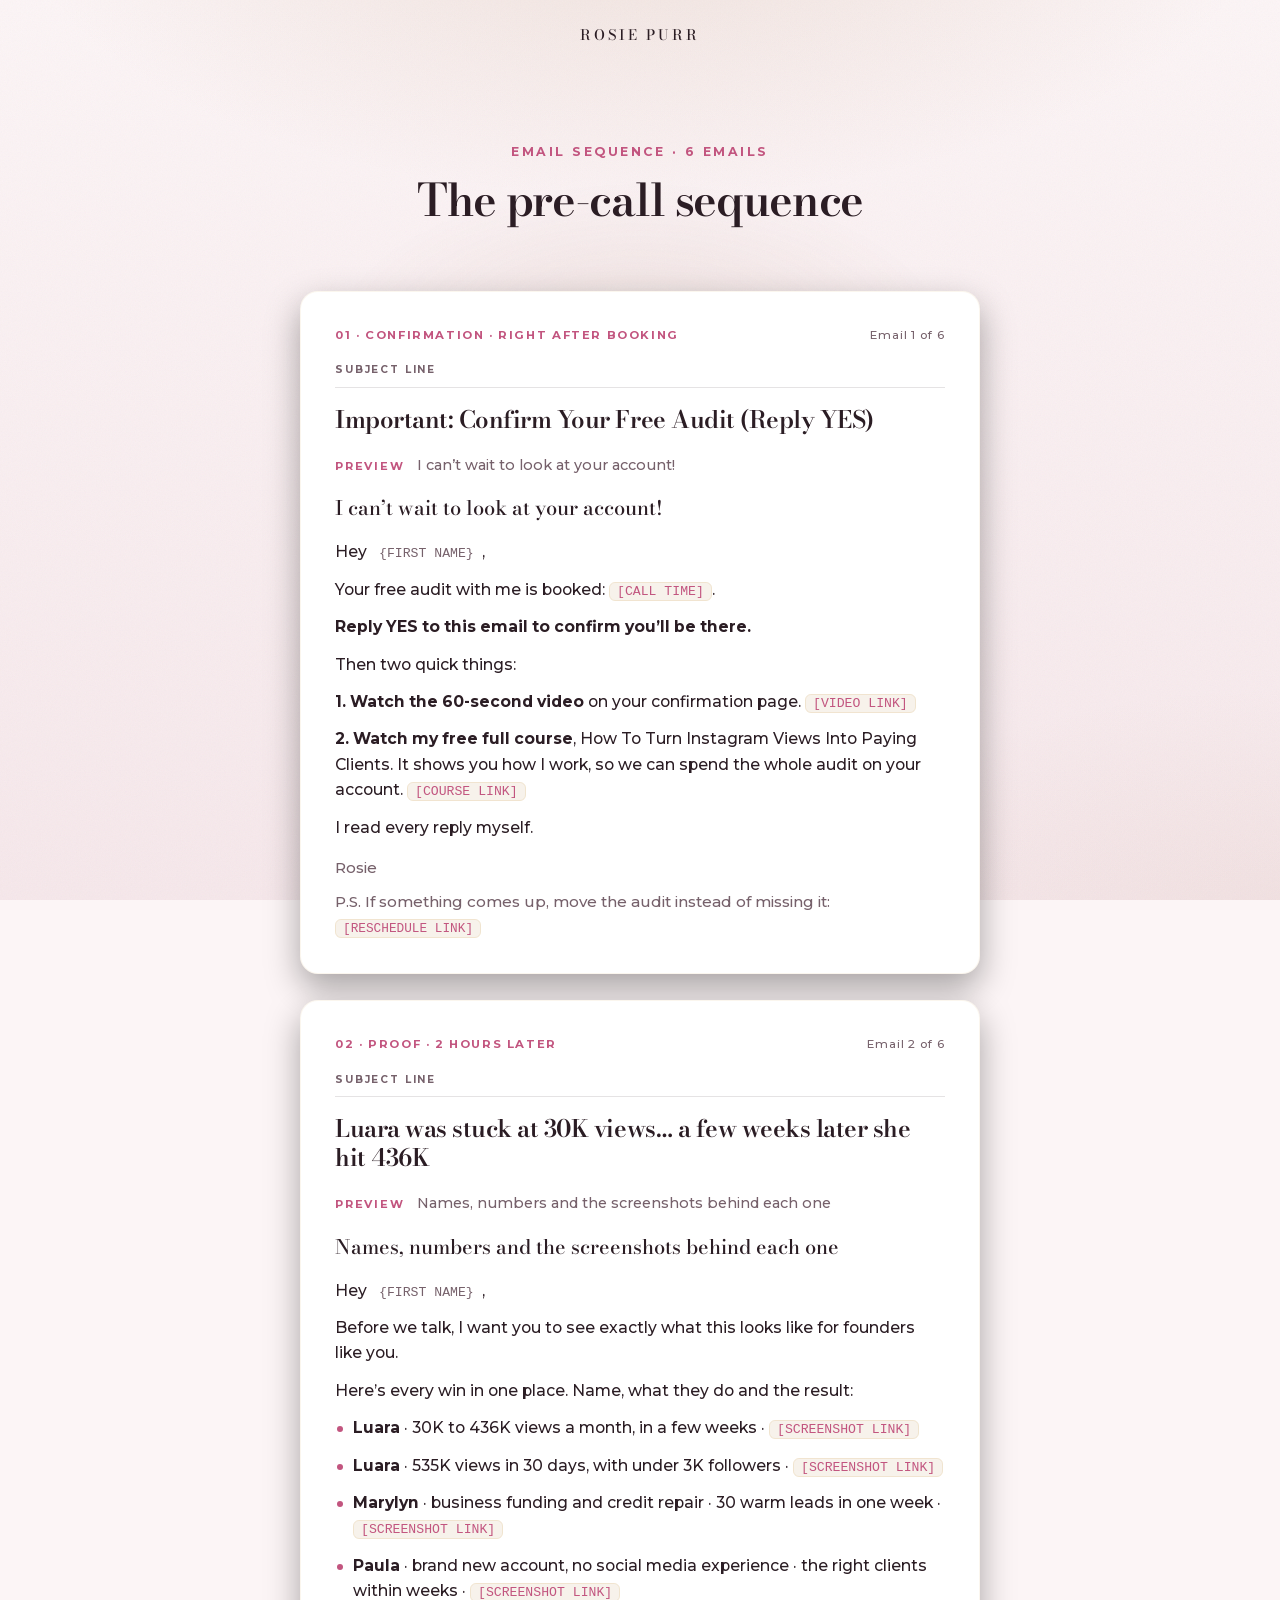
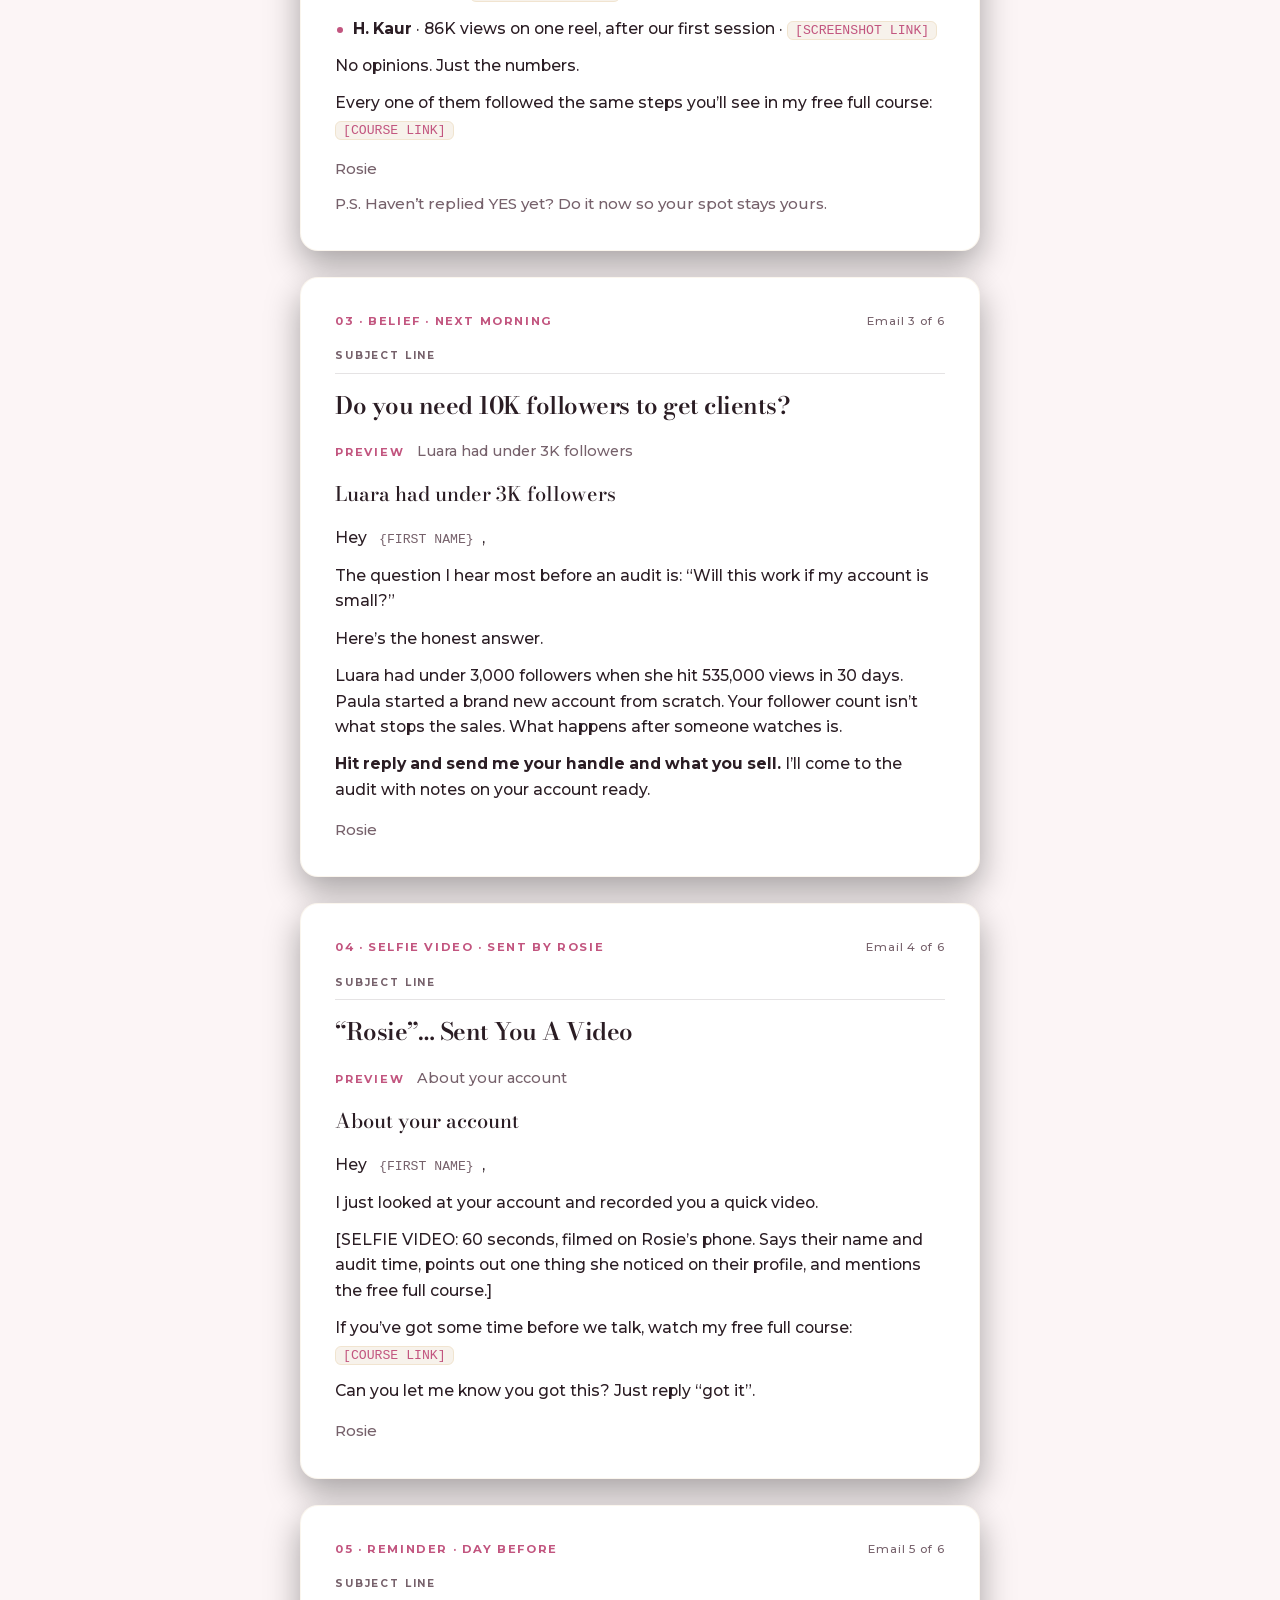
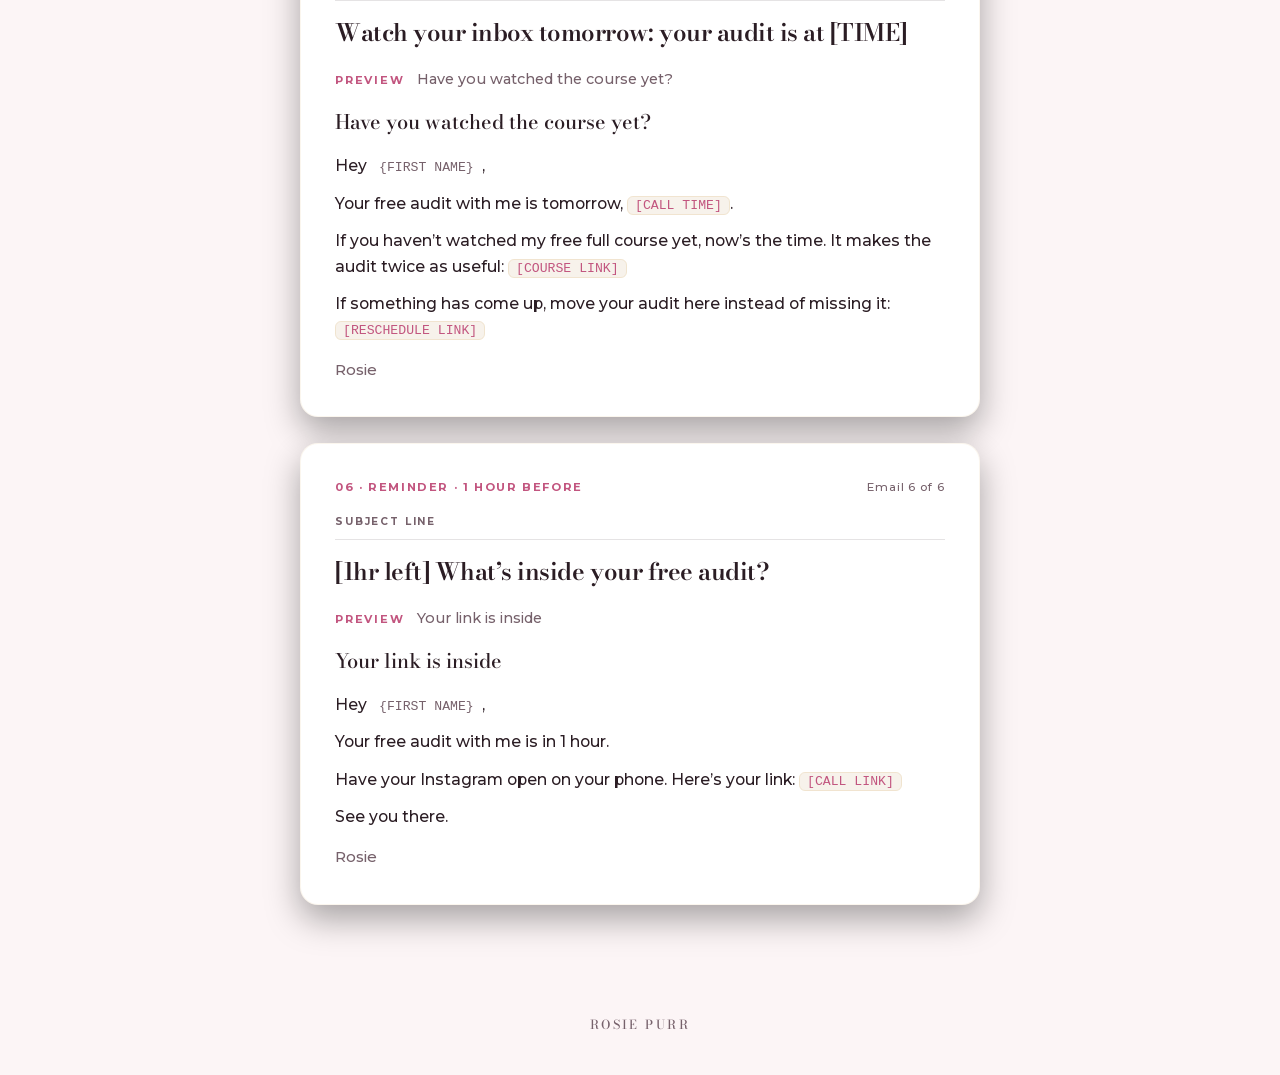
<file: pre-call/index.html>
<!doctype html>
<html lang="en">
<head>
  <meta charset="utf-8" />
  <meta name="viewport" content="width=device-width, initial-scale=1" />
  <title>Pre-call · Rosie Purr</title>
  <meta name="robots" content="noindex" />
  <script>document.documentElement.className += " js";</script>
  <link rel="icon" href="../assets/img/favicon.png" type="image/png" />
  <link rel="stylesheet" href="../assets/vendor/lenis.css" />
  <link rel="stylesheet" href="../assets/vsl.css" />
  <link rel="stylesheet" href="../opted-in/opted-in.css?v=2" />
  <link rel="stylesheet" href="../assets/brand.css" />
<script data-topfix>try{if("scrollRestoration" in history)history.scrollRestoration="manual"}catch(e){}addEventListener("load",function(){if(!location.hash){scrollTo(0,0);setTimeout(function(){scrollTo(0,0)},50)}});</script>
</head>
<body>
  <header class="brandbar"><div class="brand"><span class="brand__word">Rosie Purr</span></div></header>
  <main class="page">
    <section class="seq">
      <div class="seq__glow" aria-hidden="true"></div>
      <div class="container">
        <header class="seq__intro">
          <p class="seq__eyebrow reveal">Email sequence · 6 emails</p>
          <h1 class="seq__title reveal" style="--i:1">The pre-call sequence</h1>
        </header>
        <div class="seq__list">
          <article class="email reveal">
            <div class="email__head"><span class="email__tag">01 · Confirmation · right after booking</span><span class="email__count">Email 1 of 6</span></div>
            <span class="email__sl-label">Subject line</span>
            <h2 class="email__subject">Important: Confirm Your Free Audit (Reply YES)</h2>
            <p class="email__pv"><b>Preview</b> I can&rsquo;t wait to look at your account!</p>
            <div class="email__body"><p class="email__h1">I can&rsquo;t wait to look at your account!</p><p>Hey <span class="tok-merge">{FIRST NAME}</span>,</p><p>Your free audit with me is booked: <span class="tok-link">[CALL TIME]</span>.</p><p><b>Reply YES to this email to confirm you&rsquo;ll be there.</b></p><p>Then two quick things:</p><p><b>1. Watch the 60-second video</b> on your confirmation page. <span class="tok-link">[VIDEO LINK]</span></p><p><b>2. Watch my free full course</b>, How To Turn Instagram Views Into Paying Clients. It shows you how I work, so we can spend the whole audit on your account. <span class="tok-link">[COURSE LINK]</span></p><p>I read every reply myself.</p></div>
            <p class="email__sign">Rosie</p>
            <p class="ps">P.S. If something comes up, move the audit instead of missing it: <span class="tok-link">[RESCHEDULE LINK]</span></p>
          </article>
          <article class="email reveal">
            <div class="email__head"><span class="email__tag">02 · Proof · 2 hours later</span><span class="email__count">Email 2 of 6</span></div>
            <span class="email__sl-label">Subject line</span>
            <h2 class="email__subject">Luara was stuck at 30K views&hellip; a few weeks later she hit 436K</h2>
            <p class="email__pv"><b>Preview</b> Names, numbers and the screenshots behind each one</p>
            <div class="email__body"><p class="email__h1">Names, numbers and the screenshots behind each one</p><p>Hey <span class="tok-merge">{FIRST NAME}</span>,</p><p>Before we talk, I want you to see exactly what this looks like for founders like you.</p><p>Here&rsquo;s every win in one place. Name, what they do and the result:</p><p class="li"><b>Luara</b> · 30K to 436K views a month, in a few weeks · <span class="tok-link">[SCREENSHOT LINK]</span></p><p class="li"><b>Luara</b> · 535K views in 30 days, with under 3K followers · <span class="tok-link">[SCREENSHOT LINK]</span></p><p class="li"><b>Marylyn</b> · business funding and credit repair · 30 warm leads in one week · <span class="tok-link">[SCREENSHOT LINK]</span></p><p class="li"><b>Paula</b> · brand new account, no social media experience · the right clients within weeks · <span class="tok-link">[SCREENSHOT LINK]</span></p><p class="li"><b>H. Kaur</b> · 86K views on one reel, after our first session · <span class="tok-link">[SCREENSHOT LINK]</span></p><p>No opinions. Just the numbers.</p><p>Every one of them followed the same steps you&rsquo;ll see in my free full course: <span class="tok-link">[COURSE LINK]</span></p></div>
            <p class="email__sign">Rosie</p>
            <p class="ps">P.S. Haven&rsquo;t replied YES yet? Do it now so your spot stays yours.</p>
          </article>
          <article class="email reveal">
            <div class="email__head"><span class="email__tag">03 · Belief · next morning</span><span class="email__count">Email 3 of 6</span></div>
            <span class="email__sl-label">Subject line</span>
            <h2 class="email__subject">Do you need 10K followers to get clients?</h2>
            <p class="email__pv"><b>Preview</b> Luara had under 3K followers</p>
            <div class="email__body"><p class="email__h1">Luara had under 3K followers</p><p>Hey <span class="tok-merge">{FIRST NAME}</span>,</p><p>The question I hear most before an audit is: &ldquo;Will this work if my account is small?&rdquo;</p><p>Here&rsquo;s the honest answer.</p><p>Luara had under 3,000 followers when she hit 535,000 views in 30 days. Paula started a brand new account from scratch. Your follower count isn&rsquo;t what stops the sales. What happens after someone watches is.</p><p><b>Hit reply and send me your handle and what you sell.</b> I&rsquo;ll come to the audit with notes on your account ready.</p></div>
            <p class="email__sign">Rosie</p>
            
          </article>
          <article class="email reveal">
            <div class="email__head"><span class="email__tag">04 · Selfie video · sent by Rosie</span><span class="email__count">Email 4 of 6</span></div>
            <span class="email__sl-label">Subject line</span>
            <h2 class="email__subject">&ldquo;Rosie&rdquo;&hellip; Sent You A Video</h2>
            <p class="email__pv"><b>Preview</b> About your account</p>
            <div class="email__body"><p class="email__h1">About your account</p><p>Hey <span class="tok-merge">{FIRST NAME}</span>,</p><p>I just looked at your account and recorded you a quick video.</p><p>[SELFIE VIDEO: 60 seconds, filmed on Rosie&rsquo;s phone. Says their name and audit time, points out one thing she noticed on their profile, and mentions the free full course.]</p><p>If you&rsquo;ve got some time before we talk, watch my free full course: <span class="tok-link">[COURSE LINK]</span></p><p>Can you let me know you got this? Just reply &ldquo;got it&rdquo;.</p></div>
            <p class="email__sign">Rosie</p>
            
          </article>
          <article class="email reveal">
            <div class="email__head"><span class="email__tag">05 · Reminder · day before</span><span class="email__count">Email 5 of 6</span></div>
            <span class="email__sl-label">Subject line</span>
            <h2 class="email__subject">Watch your inbox tomorrow: your audit is at [TIME]</h2>
            <p class="email__pv"><b>Preview</b> Have you watched the course yet?</p>
            <div class="email__body"><p class="email__h1">Have you watched the course yet?</p><p>Hey <span class="tok-merge">{FIRST NAME}</span>,</p><p>Your free audit with me is tomorrow, <span class="tok-link">[CALL TIME]</span>.</p><p>If you haven&rsquo;t watched my free full course yet, now&rsquo;s the time. It makes the audit twice as useful: <span class="tok-link">[COURSE LINK]</span></p><p>If something has come up, move your audit here instead of missing it: <span class="tok-link">[RESCHEDULE LINK]</span></p></div>
            <p class="email__sign">Rosie</p>
            
          </article>
          <article class="email reveal">
            <div class="email__head"><span class="email__tag">06 · Reminder · 1 hour before</span><span class="email__count">Email 6 of 6</span></div>
            <span class="email__sl-label">Subject line</span>
            <h2 class="email__subject">[1hr left] What&rsquo;s inside your free audit?</h2>
            <p class="email__pv"><b>Preview</b> Your link is inside</p>
            <div class="email__body"><p class="email__h1">Your link is inside</p><p>Hey <span class="tok-merge">{FIRST NAME}</span>,</p><p>Your free audit with me is in 1 hour.</p><p>Have your Instagram open on your phone. Here&rsquo;s your link: <span class="tok-link">[CALL LINK]</span></p><p>See you there.</p></div>
            <p class="email__sign">Rosie</p>
            
          </article>
        </div>
      </div>
    </section>
  </main>
  <footer class="brandfoot"><div class="brand"><span class="brand__word">Rosie Purr</span></div></footer>
  <script src="../assets/vendor/lenis.min.js"></script>
  <script src="../assets/vsl.js"></script>
</body>
</html>
</file>
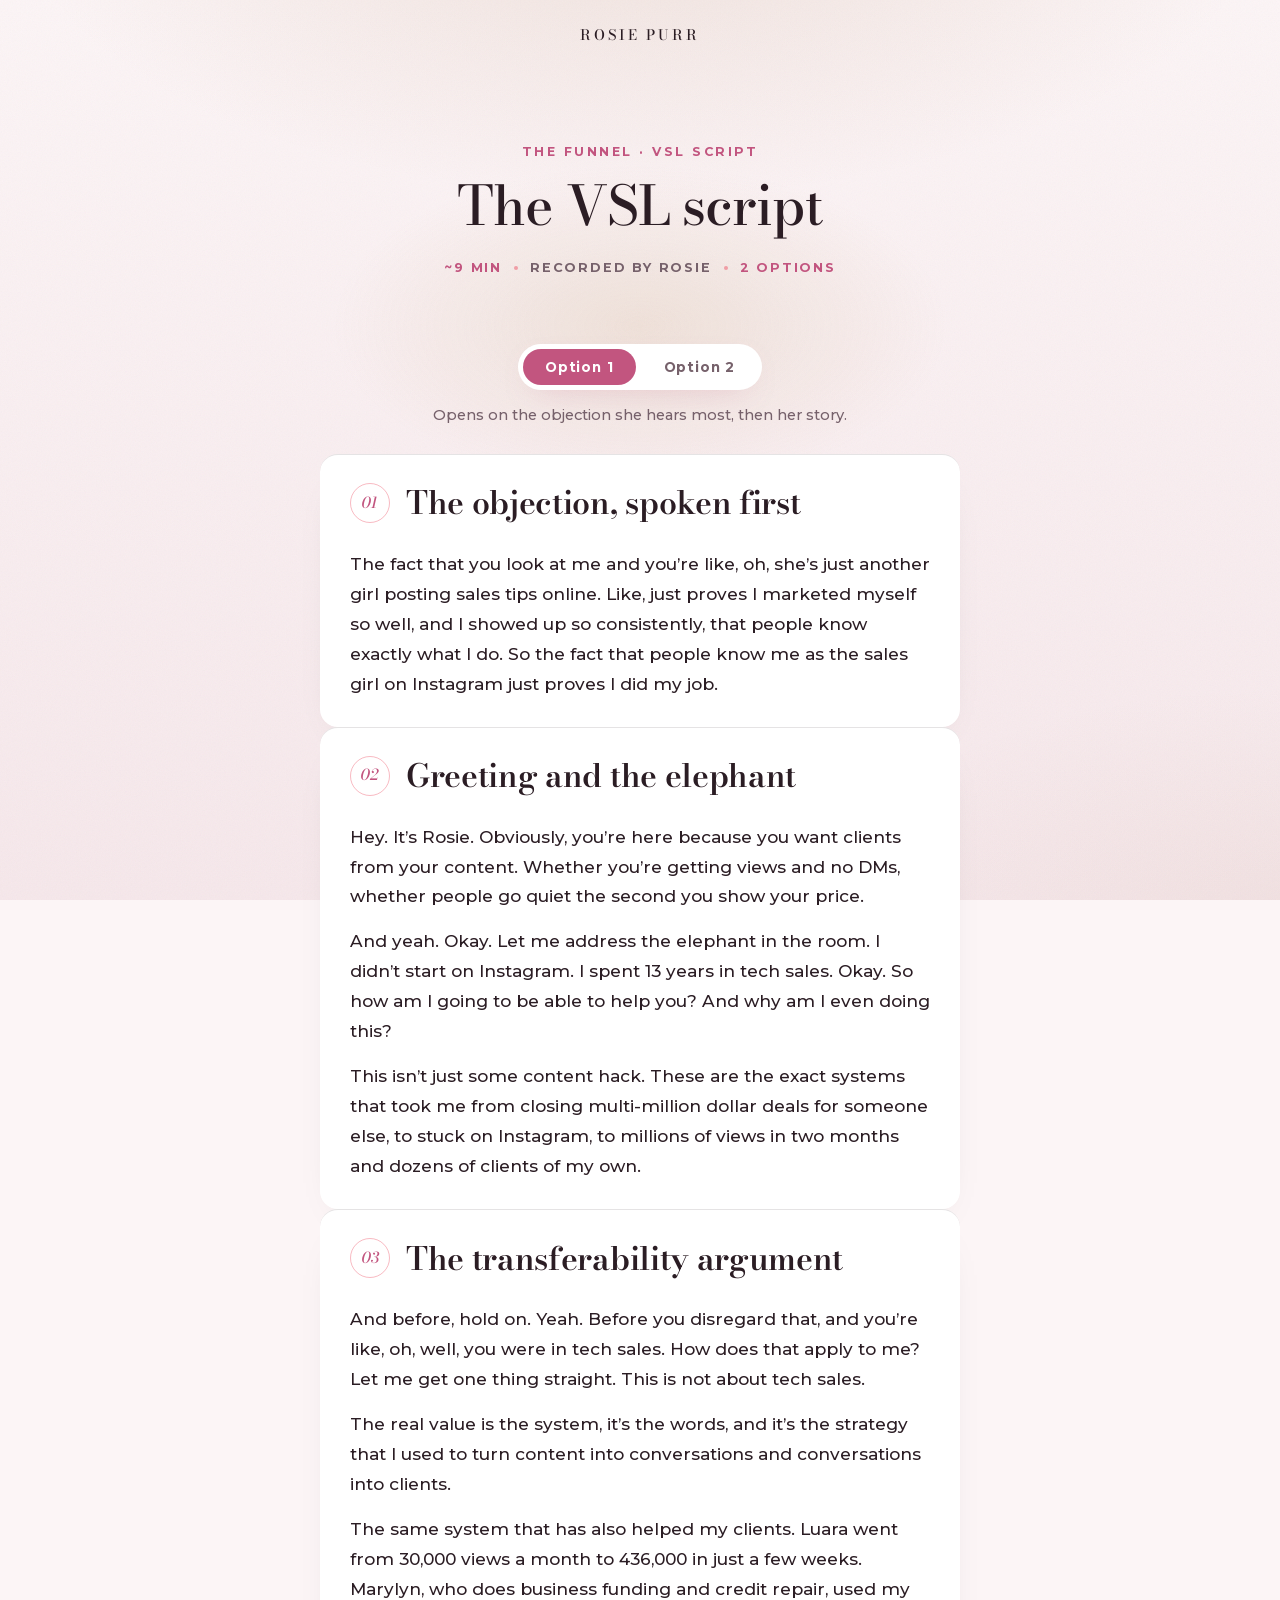
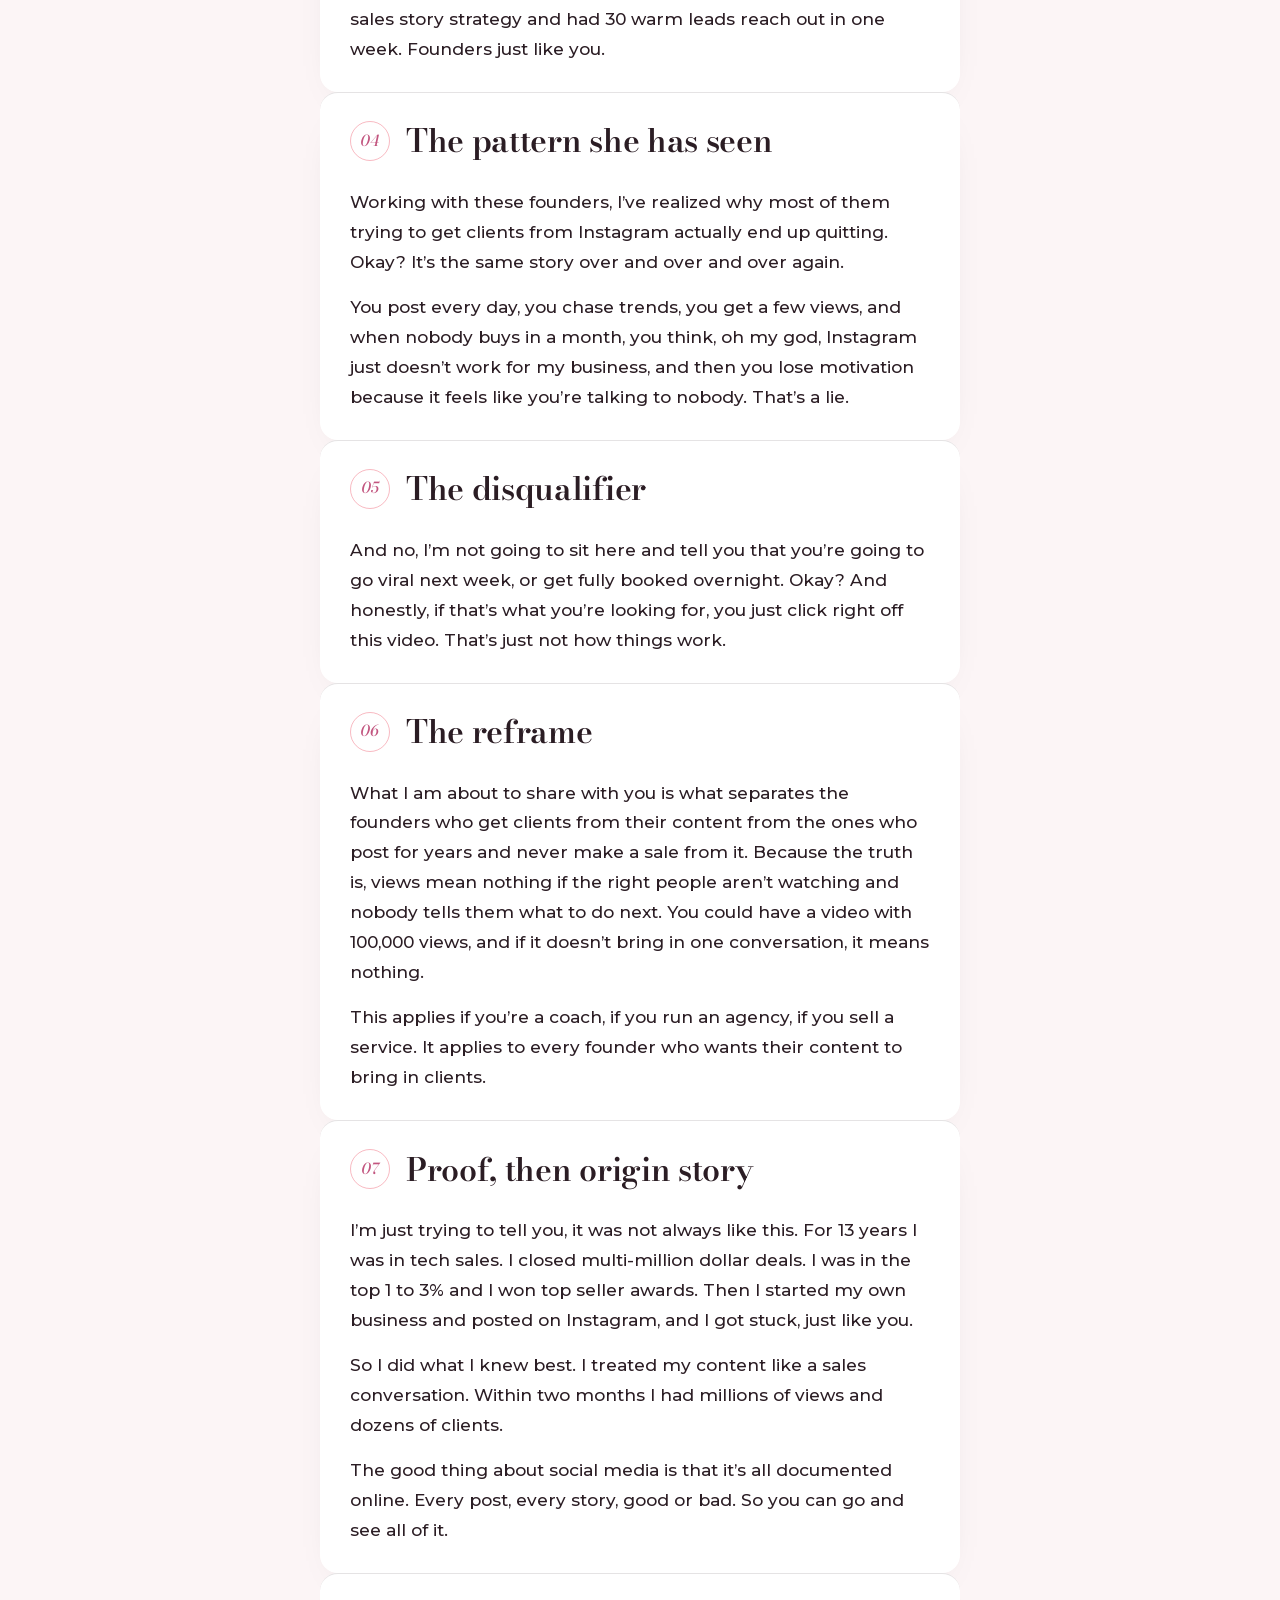
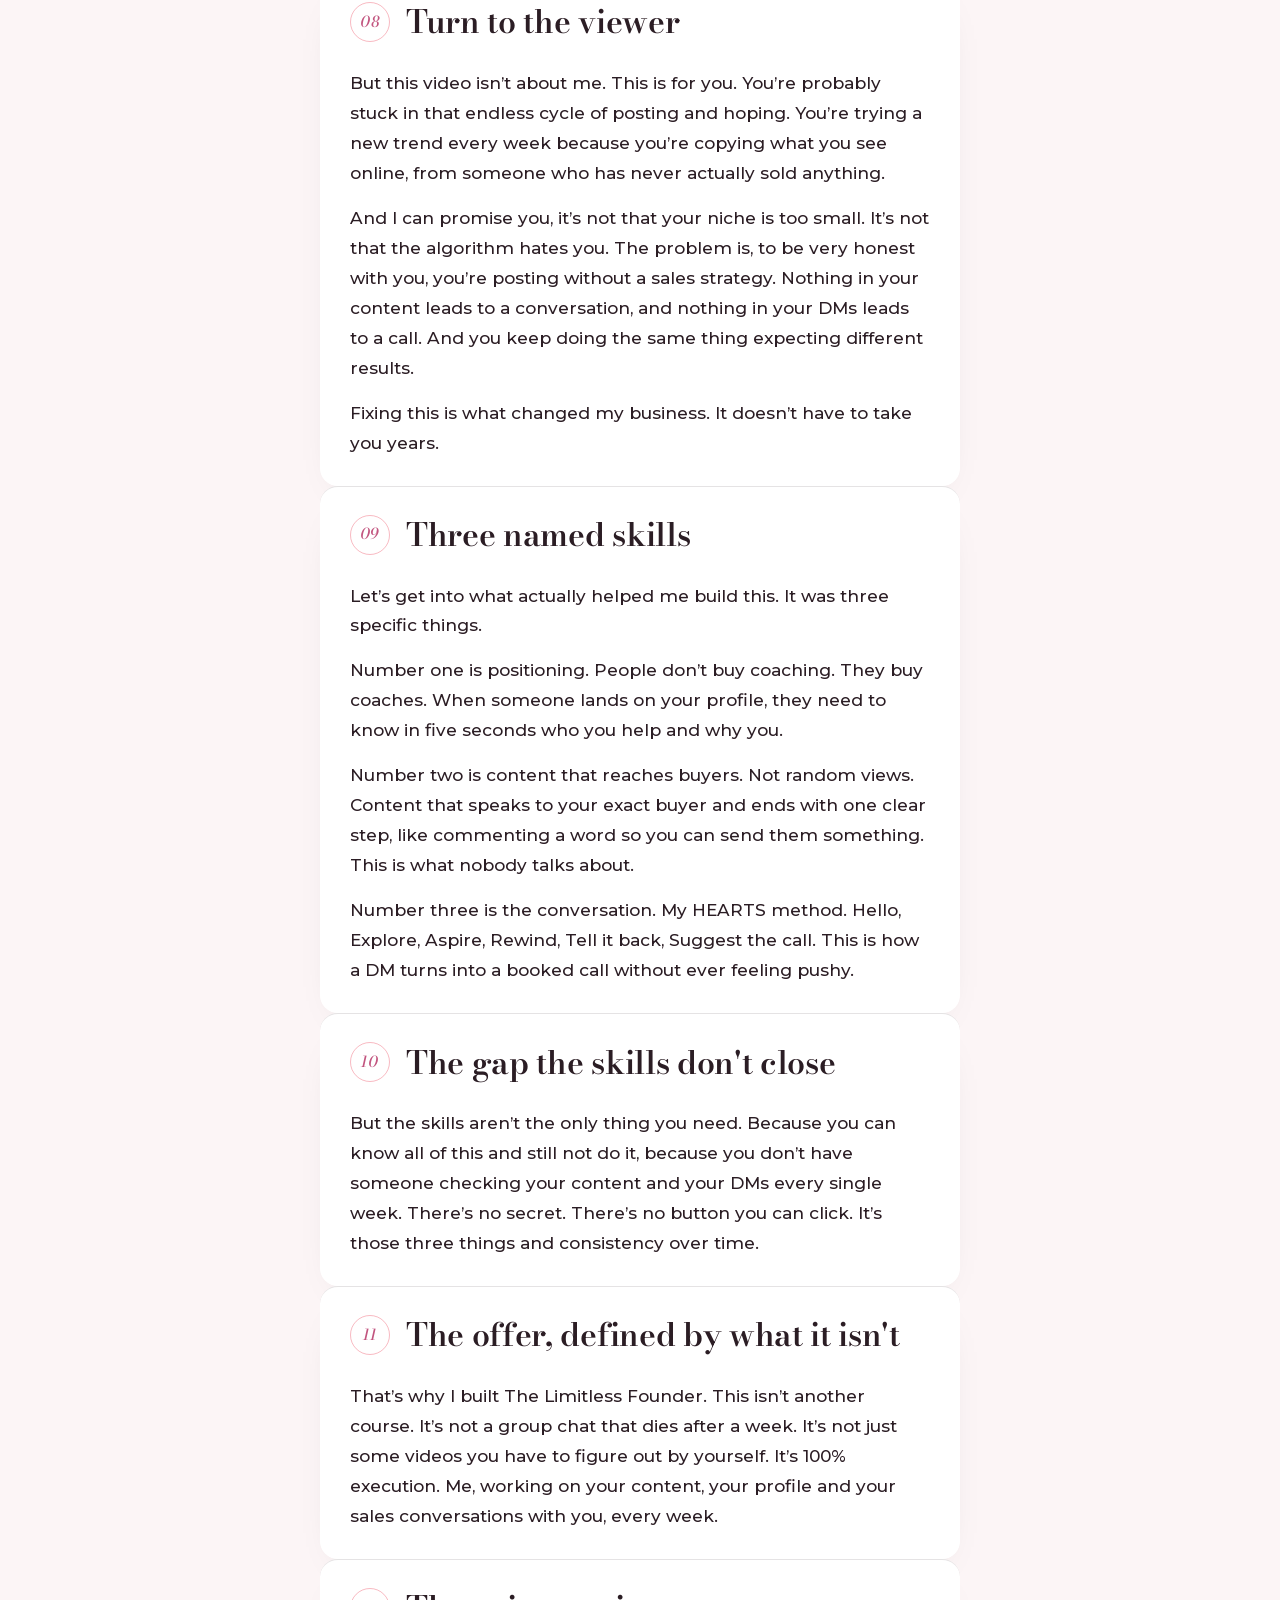
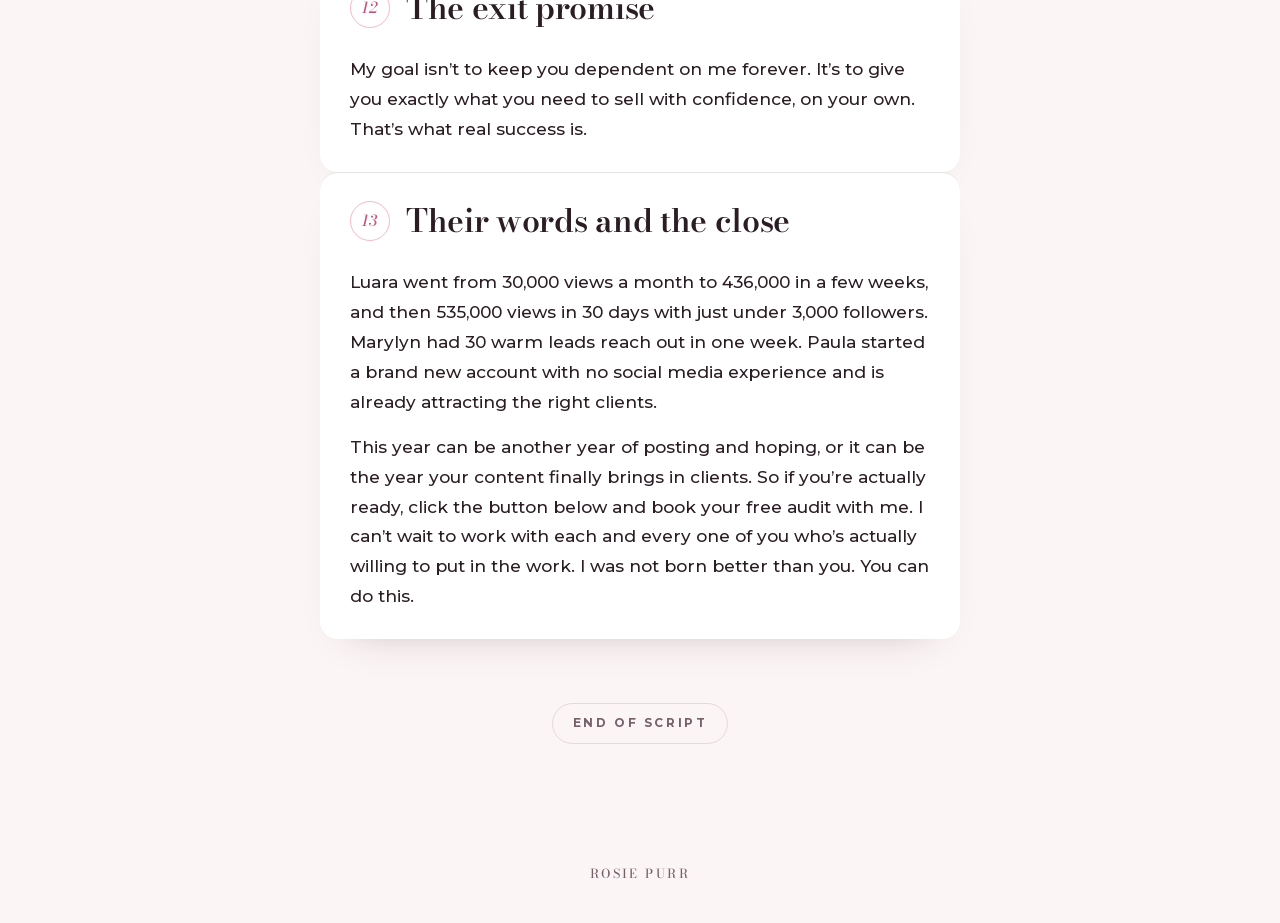
<file: vsl-script/index.html>
<!doctype html>
<html lang="en">
<head>
  <meta charset="utf-8" />
  <meta name="viewport" content="width=device-width, initial-scale=1" />
  <title>VSL Script · Rosie Purr</title>
  <meta name="robots" content="noindex" />
  <script>document.documentElement.className += " js";</script>
  <link rel="icon" href="../assets/img/favicon.png" type="image/png" />
  <link rel="stylesheet" href="../assets/vendor/lenis.css" />
  <link rel="stylesheet" href="../assets/vsl.css" />
  <link rel="stylesheet" href="../assets/brand.css" />
  <link rel="stylesheet" href="vsl-script.css?v=2" />
  <style>.cue{background:var(--accent-soft)!important;border-color:var(--hair)!important}.cue__icon{background:#fff!important}.sec{padding:28px 30px!important;border-radius:18px;background:#fff;box-shadow:0 20px 40px -32px rgba(43,34,28,.35)} .sec__body p{color:var(--ink)}.opts{display:flex;gap:6px;justify-content:center;margin:0 auto 14px;padding:5px;border-radius:999px;background:#fff;width:max-content;box-shadow:0 10px 30px -18px rgba(194,85,127,.5)}.opts__b{border:0;border-radius:999px;padding:10px 22px;font:700 .85rem var(--sans);letter-spacing:.06em;background:transparent;color:var(--muted);cursor:pointer}.opts__b.on{background:var(--accent-text);color:#fff}.opts__note{text-align:center;color:var(--muted);font-size:.92rem;margin:0 auto 26px;max-width:520px}</style>
<script data-topfix>try{if("scrollRestoration" in history)history.scrollRestoration="manual"}catch(e){}addEventListener("load",function(){if(!location.hash){scrollTo(0,0);setTimeout(function(){scrollTo(0,0)},50)}});</script>
</head>
<body>
  <header class="brandbar"><div class="brand"><span class="brand__word">Rosie Purr</span></div></header>
  <main class="page">
    <section class="script">
      <div class="script__glow" aria-hidden="true"></div>
      <div class="container">
        <header class="script__intro">
          <p class="script__eyebrow reveal">The funnel · VSL script</p>
          <h1 class="script__title reveal" style="--i:1">The VSL script</h1>
          <p class="script__meta reveal" style="--i:2"><b>~9 min</b> <span class="dot" aria-hidden="true"></span> recorded by Rosie <span class="dot" aria-hidden="true"></span> <b>2 options</b></p>
        </header>
        <div class="opts reveal" role="tablist"><button class="opts__b on" type="button" data-opt="1">Option 1</button><button class="opts__b" type="button" data-opt="2">Option 2</button></div>
        <p class="opts__note" data-note="1">Opens on the objection she hears most, then her story.</p>
        <p class="opts__note" data-note="2" hidden>Opens on &ldquo;the number one reason&rdquo; your views don&rsquo;t turn into clients, then says what&rsquo;s actually going on.</p>
        <div class="opt" data-opt="1">
        <section class="sec reveal">
          <div class="sec__head"><span class="sec__num">01</span><h2 class="sec__title">The objection, spoken first</h2></div>
          <div class="sec__body"><p>The fact that you look at me and you&rsquo;re like, oh, she&rsquo;s just another girl posting sales tips online. Like, just proves I marketed myself so well, and I showed up so consistently, that people know exactly what I do. So the fact that people know me as the sales girl on Instagram just proves I did my job.</p></div>
        </section>
        <section class="sec reveal">
          <div class="sec__head"><span class="sec__num">02</span><h2 class="sec__title">Greeting and the elephant</h2></div>
          <div class="sec__body"><p>Hey. It&rsquo;s Rosie. Obviously, you&rsquo;re here because you want clients from your content. Whether you&rsquo;re getting views and no DMs, whether people go quiet the second you show your price.</p><p>And yeah. Okay. Let me address the elephant in the room. I didn&rsquo;t start on Instagram. I spent 13 years in tech sales. Okay. So how am I going to be able to help you? And why am I even doing this?</p><p>This isn&rsquo;t just some content hack. These are the exact systems that took me from closing multi-million dollar deals for someone else, to stuck on Instagram, to millions of views in two months and dozens of clients of my own.</p></div>
        </section>
        <section class="sec reveal">
          <div class="sec__head"><span class="sec__num">03</span><h2 class="sec__title">The transferability argument</h2></div>
          <div class="sec__body"><p>And before, hold on. Yeah. Before you disregard that, and you&rsquo;re like, oh, well, you were in tech sales. How does that apply to me? Let me get one thing straight. This is not about tech sales.</p><p>The real value is the system, it&rsquo;s the words, and it&rsquo;s the strategy that I used to turn content into conversations and conversations into clients.</p><p>The same system that has also helped my clients. Luara went from 30,000 views a month to 436,000 in just a few weeks. Marylyn, who does business funding and credit repair, used my sales story strategy and had 30 warm leads reach out in one week. Founders just like you.</p></div>
        </section>
        <section class="sec reveal">
          <div class="sec__head"><span class="sec__num">04</span><h2 class="sec__title">The pattern she has seen</h2></div>
          <div class="sec__body"><p>Working with these founders, I&rsquo;ve realized why most of them trying to get clients from Instagram actually end up quitting. Okay? It&rsquo;s the same story over and over and over again.</p><p>You post every day, you chase trends, you get a few views, and when nobody buys in a month, you think, oh my god, Instagram just doesn&rsquo;t work for my business, and then you lose motivation because it feels like you&rsquo;re talking to nobody. That&rsquo;s a lie.</p></div>
        </section>
        <section class="sec reveal">
          <div class="sec__head"><span class="sec__num">05</span><h2 class="sec__title">The disqualifier</h2></div>
          <div class="sec__body"><p>And no, I&rsquo;m not going to sit here and tell you that you&rsquo;re going to go viral next week, or get fully booked overnight. Okay? And honestly, if that&rsquo;s what you&rsquo;re looking for, you just click right off this video. That&rsquo;s just not how things work.</p></div>
        </section>
        <section class="sec reveal">
          <div class="sec__head"><span class="sec__num">06</span><h2 class="sec__title">The reframe</h2></div>
          <div class="sec__body"><p>What I am about to share with you is what separates the founders who get clients from their content from the ones who post for years and never make a sale from it. Because the truth is, views mean nothing if the right people aren&rsquo;t watching and nobody tells them what to do next. You could have a video with 100,000 views, and if it doesn&rsquo;t bring in one conversation, it means nothing.</p><p>This applies if you&rsquo;re a coach, if you run an agency, if you sell a service. It applies to every founder who wants their content to bring in clients.</p></div>
        </section>
        <section class="sec reveal">
          <div class="sec__head"><span class="sec__num">07</span><h2 class="sec__title">Proof, then origin story</h2></div>
          <div class="sec__body"><p>I&rsquo;m just trying to tell you, it was not always like this. For 13 years I was in tech sales. I closed multi-million dollar deals. I was in the top 1 to 3% and I won top seller awards. Then I started my own business and posted on Instagram, and I got stuck, just like you.</p><p>So I did what I knew best. I treated my content like a sales conversation. Within two months I had millions of views and dozens of clients.</p><p>The good thing about social media is that it&rsquo;s all documented online. Every post, every story, good or bad. So you can go and see all of it.</p></div>
        </section>
        <section class="sec reveal">
          <div class="sec__head"><span class="sec__num">08</span><h2 class="sec__title">Turn to the viewer</h2></div>
          <div class="sec__body"><p>But this video isn&rsquo;t about me. This is for you. You&rsquo;re probably stuck in that endless cycle of posting and hoping. You&rsquo;re trying a new trend every week because you&rsquo;re copying what you see online, from someone who has never actually sold anything.</p><p>And I can promise you, it&rsquo;s not that your niche is too small. It&rsquo;s not that the algorithm hates you. The problem is, to be very honest with you, you&rsquo;re posting without a sales strategy. Nothing in your content leads to a conversation, and nothing in your DMs leads to a call. And you keep doing the same thing expecting different results.</p><p>Fixing this is what changed my business. It doesn&rsquo;t have to take you years.</p></div>
        </section>
        <section class="sec reveal">
          <div class="sec__head"><span class="sec__num">09</span><h2 class="sec__title">Three named skills</h2></div>
          <div class="sec__body"><p>Let&rsquo;s get into what actually helped me build this. It was three specific things.</p><p>Number one is positioning. People don&rsquo;t buy coaching. They buy coaches. When someone lands on your profile, they need to know in five seconds who you help and why you.</p><p>Number two is content that reaches buyers. Not random views. Content that speaks to your exact buyer and ends with one clear step, like commenting a word so you can send them something. This is what nobody talks about.</p><p>Number three is the conversation. My HEARTS method. Hello, Explore, Aspire, Rewind, Tell it back, Suggest the call. This is how a DM turns into a booked call without ever feeling pushy.</p></div>
        </section>
        <section class="sec reveal">
          <div class="sec__head"><span class="sec__num">10</span><h2 class="sec__title">The gap the skills don't close</h2></div>
          <div class="sec__body"><p>But the skills aren&rsquo;t the only thing you need. Because you can know all of this and still not do it, because you don&rsquo;t have someone checking your content and your DMs every single week. There&rsquo;s no secret. There&rsquo;s no button you can click. It&rsquo;s those three things and consistency over time.</p></div>
        </section>
        <section class="sec reveal">
          <div class="sec__head"><span class="sec__num">11</span><h2 class="sec__title">The offer, defined by what it isn't</h2></div>
          <div class="sec__body"><p>That&rsquo;s why I built The Limitless Founder. This isn&rsquo;t another course. It&rsquo;s not a group chat that dies after a week. It&rsquo;s not just some videos you have to figure out by yourself. It&rsquo;s 100% execution. Me, working on your content, your profile and your sales conversations with you, every week.</p></div>
        </section>
        <section class="sec reveal">
          <div class="sec__head"><span class="sec__num">12</span><h2 class="sec__title">The exit promise</h2></div>
          <div class="sec__body"><p>My goal isn&rsquo;t to keep you dependent on me forever. It&rsquo;s to give you exactly what you need to sell with confidence, on your own. That&rsquo;s what real success is.</p></div>
        </section>
        <section class="sec reveal">
          <div class="sec__head"><span class="sec__num">13</span><h2 class="sec__title">Their words and the close</h2></div>
          <div class="sec__body"><p>Luara went from 30,000 views a month to 436,000 in a few weeks, and then 535,000 views in 30 days with just under 3,000 followers. Marylyn had 30 warm leads reach out in one week. Paula started a brand new account with no social media experience and is already attracting the right clients.</p><p>This year can be another year of posting and hoping, or it can be the year your content finally brings in clients. So if you&rsquo;re actually ready, click the button below and book your free audit with me. I can&rsquo;t wait to work with each and every one of you who&rsquo;s actually willing to put in the work. I was not born better than you. You can do this.</p></div>
        </section>

        </div>
        <div class="opt" data-opt="2" hidden>
        <section class="sec reveal">
          <div class="sec__head"><span class="sec__num">01</span><h2 class="sec__title">The number one reason</h2></div>
          <div class="sec__body"><p>This is the number one reason your content gets views but your DMs stay quiet. And it&rsquo;s not your niche, it&rsquo;s not the algorithm, and it&rsquo;s not that you need to post more. Stay with me, because once you see it, you can&rsquo;t unsee it.</p></div>
        </section>
        <section class="sec reveal">
          <div class="sec__head"><span class="sec__num">02</span><h2 class="sec__title">What founders tell her every week</h2></div>
          <div class="sec__body"><p>Every single week, founders find me and tell me the same thing. Instagram doesn&rsquo;t work for my business. My audience just watches, they don&rsquo;t buy. I get views, I get likes, and then nothing.</p><p>And honestly? I get it. You&rsquo;re doing everything you&rsquo;ve been told. You post every day. You show up in your stories. You even jumped on the trends. And it still doesn&rsquo;t turn into clients.</p></div>
        </section>
        <section class="sec reveal">
          <div class="sec__head"><span class="sec__num">03</span><h2 class="sec__title">The real reason</h2></div>
          <div class="sec__body"><p>Here&rsquo;s what&rsquo;s actually going on. You have a sales problem, not a content problem. Your content is doing its job. People are watching. But nothing after the view tells them what to do next.</p><p>There&rsquo;s no next step in your post, there&rsquo;s no plan in your DMs, and there&rsquo;s no reason to book a call. So they watch, they like, and they leave.</p></div>
        </section>
        <section class="sec reveal">
          <div class="sec__head"><span class="sec__num">04</span><h2 class="sec__title">The line that stings</h2></div>
          <div class="sec__body"><p>And this is going to sting a little. If your content gets views and no clients, you don&rsquo;t have a business on Instagram. You have a very time-consuming hobby. Views don&rsquo;t pay your bills. Clients do.</p></div>
        </section>
        <section class="sec reveal">
          <div class="sec__head"><span class="sec__num">05</span><h2 class="sec__title">She was there too</h2></div>
          <div class="sec__body"><p>I say this with love, because I was there. Okay? For 13 years I was in tech sales. I closed multi-million dollar deals. I was in the top 1 to 3% and I won top seller awards.</p><p>And when I started my own business and posted on Instagram, I got stuck too. I was showing up, posting, doing everything right, and the DMs were quiet. And it was so frustrating, because I knew how to sell. I&rsquo;d been doing it my whole career.</p><p>Then it clicked. I wasn&rsquo;t selling on Instagram. I was just posting. The day I treated my content like a sales conversation, everything changed. Within two months I had millions of views and dozens of clients.</p></div>
        </section>
        <section class="sec reveal">
          <div class="sec__head"><span class="sec__num">06</span><h2 class="sec__title">Picture this</h2></div>
          <div class="sec__body"><p>Picture a beautiful shop on the busiest street in town. People walk past all day. Some come in and look around. But there&rsquo;s nobody at the till, no prices on anything, and no sign that says come in.</p><p>That&rsquo;s most founders&rsquo; Instagram right now. Lots of people walking past. Nobody there to help them buy.</p></div>
        </section>
        <section class="sec reveal">
          <div class="sec__head"><span class="sec__num">07</span><h2 class="sec__title">Why posting more doesn&rsquo;t fix it</h2></div>
          <div class="sec__body"><p>And the answer most people give you is: post more. Show up more. Do more lives. But if nothing after the view is set up to sell, more posts just means more people walking past the shop. You&rsquo;ll burn out long before you get booked out.</p></div>
        </section>
        <section class="sec reveal">
          <div class="sec__head"><span class="sec__num">08</span><h2 class="sec__title">What she&rsquo;d find in your account</h2></div>
          <div class="sec__body"><p>So I can almost guarantee, if I looked at your account right now, I&rsquo;d find three things.</p><p>Number one, a bio that says what you do but not why someone should pick you. People don&rsquo;t buy coaching. They buy coaches.</p><p>Number two, content made for views, not for buyers. Videos that could be posted by anyone, that end with nothing. No word to comment, no reason to message you.</p><p>Number three, and this is the big one. DMs with no plan. Either &ldquo;hey, thanks for following&rdquo; and then nothing, or you jump straight to your price before they even trust you.</p></div>
        </section>
        <section class="sec reveal">
          <div class="sec__head"><span class="sec__num">09</span><h2 class="sec__title">The first-date mistake</h2></div>
          <div class="sec__body"><p>That last one is like asking someone to marry you on the first date. Be honest, how many times have you done that? Someone sends you a heart on your story, and two messages later you&rsquo;re sending them your sales page. Of course they go quiet. They didn&rsquo;t even know you yet.</p></div>
        </section>
        <section class="sec reveal">
          <div class="sec__head"><span class="sec__num">10</span><h2 class="sec__title">The shift</h2></div>
          <div class="sec__body"><p>So what do you do instead? You stop hoping your content sells for you, and you build the steps that sell.</p><p>A profile that tells a buyer in five seconds why you. Content that speaks to your exact buyer and ends with one clear step, like commenting a word. And a DM conversation that leads to a call, without ever feeling pushy.</p><p>In my DMs I use what I call the HEARTS method. Hello. Explore. Aspire. Rewind. Tell it back. Suggest the call. You&rsquo;re not chasing anyone. You&rsquo;re having a real conversation, and the call is the natural next step.</p></div>
        </section>
        <section class="sec reveal">
          <div class="sec__head"><span class="sec__num">11</span><h2 class="sec__title">She doesn&rsquo;t need convincing</h2></div>
          <div class="sec__body"><p>And here&rsquo;s what nobody tells you. Your best client doesn&rsquo;t need convincing. She already knows she wants to grow. She&rsquo;s not looking for someone to push her. She&rsquo;s looking for the right person. Your job is to show her that it&rsquo;s you, and then make the next step easy.</p></div>
        </section>
        <section class="sec reveal">
          <div class="sec__head"><span class="sec__num">12</span><h2 class="sec__title">The proof</h2></div>
          <div class="sec__body"><p>This is exactly what my clients put in place with me. Luara went from 30,000 views a month to 436,000 in a few weeks. Then 535,000 views in 30 days, with under 3,000 followers.</p><p>Marylyn, who does business funding and credit repair, used my sales story strategy and had 30 warm leads reach out in one week. Paula started a brand new account with zero social media experience, and within a few weeks she&rsquo;s attracting the right clients. Not random views. The right clients.</p></div>
        </section>
        <section class="sec reveal">
          <div class="sec__head"><span class="sec__num">13</span><h2 class="sec__title">The next step</h2></div>
          <div class="sec__body"><p>So if you&rsquo;re done posting and hoping, here&rsquo;s your next step. Click the button below and book your free audit with me.</p><p>We&rsquo;ll go through your profile, your content and your DMs together, and I&rsquo;ll show you exactly where your buyers are dropping off and what to fix first. If it makes sense to work together, I&rsquo;ll tell you how. And if it doesn&rsquo;t, you still leave with the plan.</p><p>I can&rsquo;t wait to see your account. Let&rsquo;s turn those views into clients.</p></div>
        </section>
        </div>
        <div class="script__end reveal"><span>End of script</span></div>
      </div>
    </section>
  </main>
  <footer class="brandfoot"><div class="brand"><span class="brand__word">Rosie Purr</span></div></footer>
  <script src="../assets/vendor/lenis.min.js"></script>
  <script src="../assets/vsl.js"></script>
  <script>
    (function(){var bs=document.querySelectorAll('.opts__b');bs.forEach(function(b){b.addEventListener('click',function(){var n=b.getAttribute('data-opt');bs.forEach(function(x){x.classList.toggle('on',x===b)});document.querySelectorAll('.opt').forEach(function(o){o.hidden=o.getAttribute('data-opt')!==n;o.querySelectorAll('.reveal').forEach(function(r){r.classList.add('is-in')})});document.querySelectorAll('.opts__note').forEach(function(p){p.hidden=p.getAttribute('data-note')!==n})})});if(location.hash==='#option-2')bs[1].click();})();
  </script>
</body>
</html>
</file>
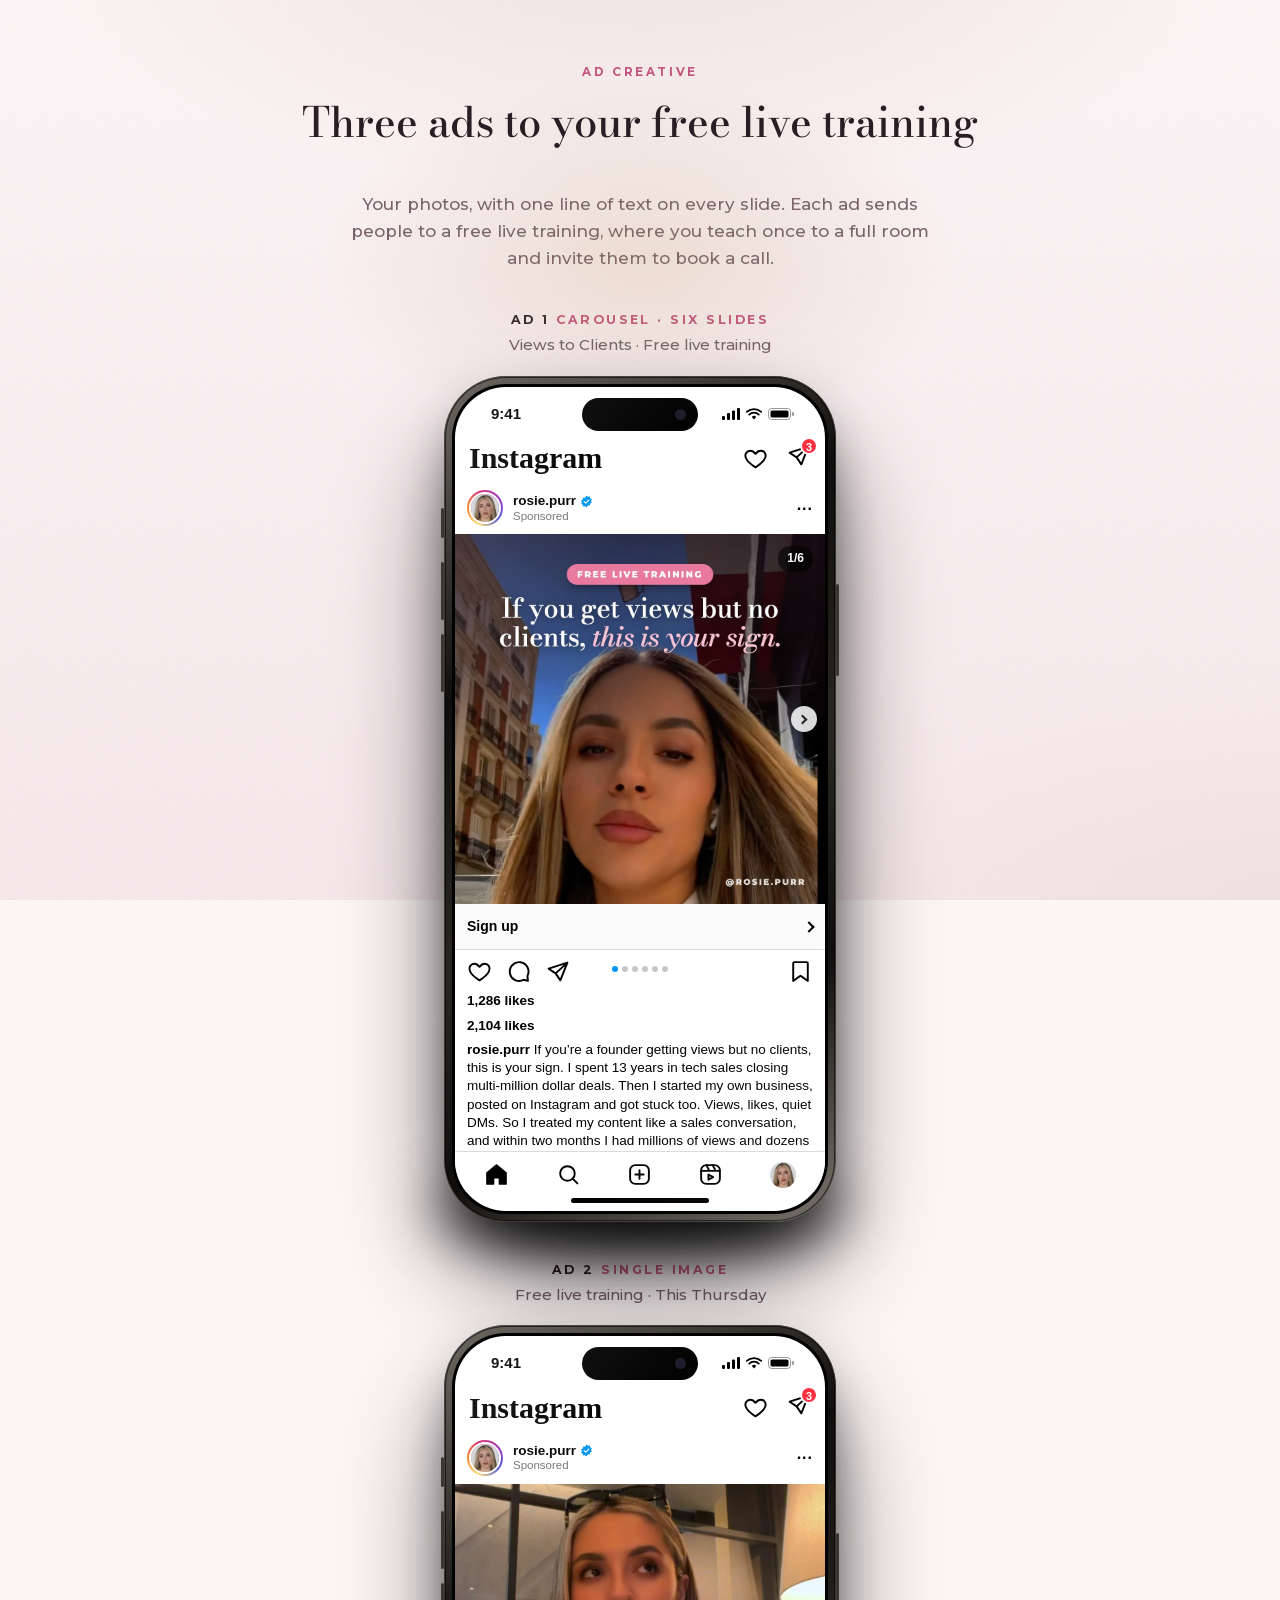
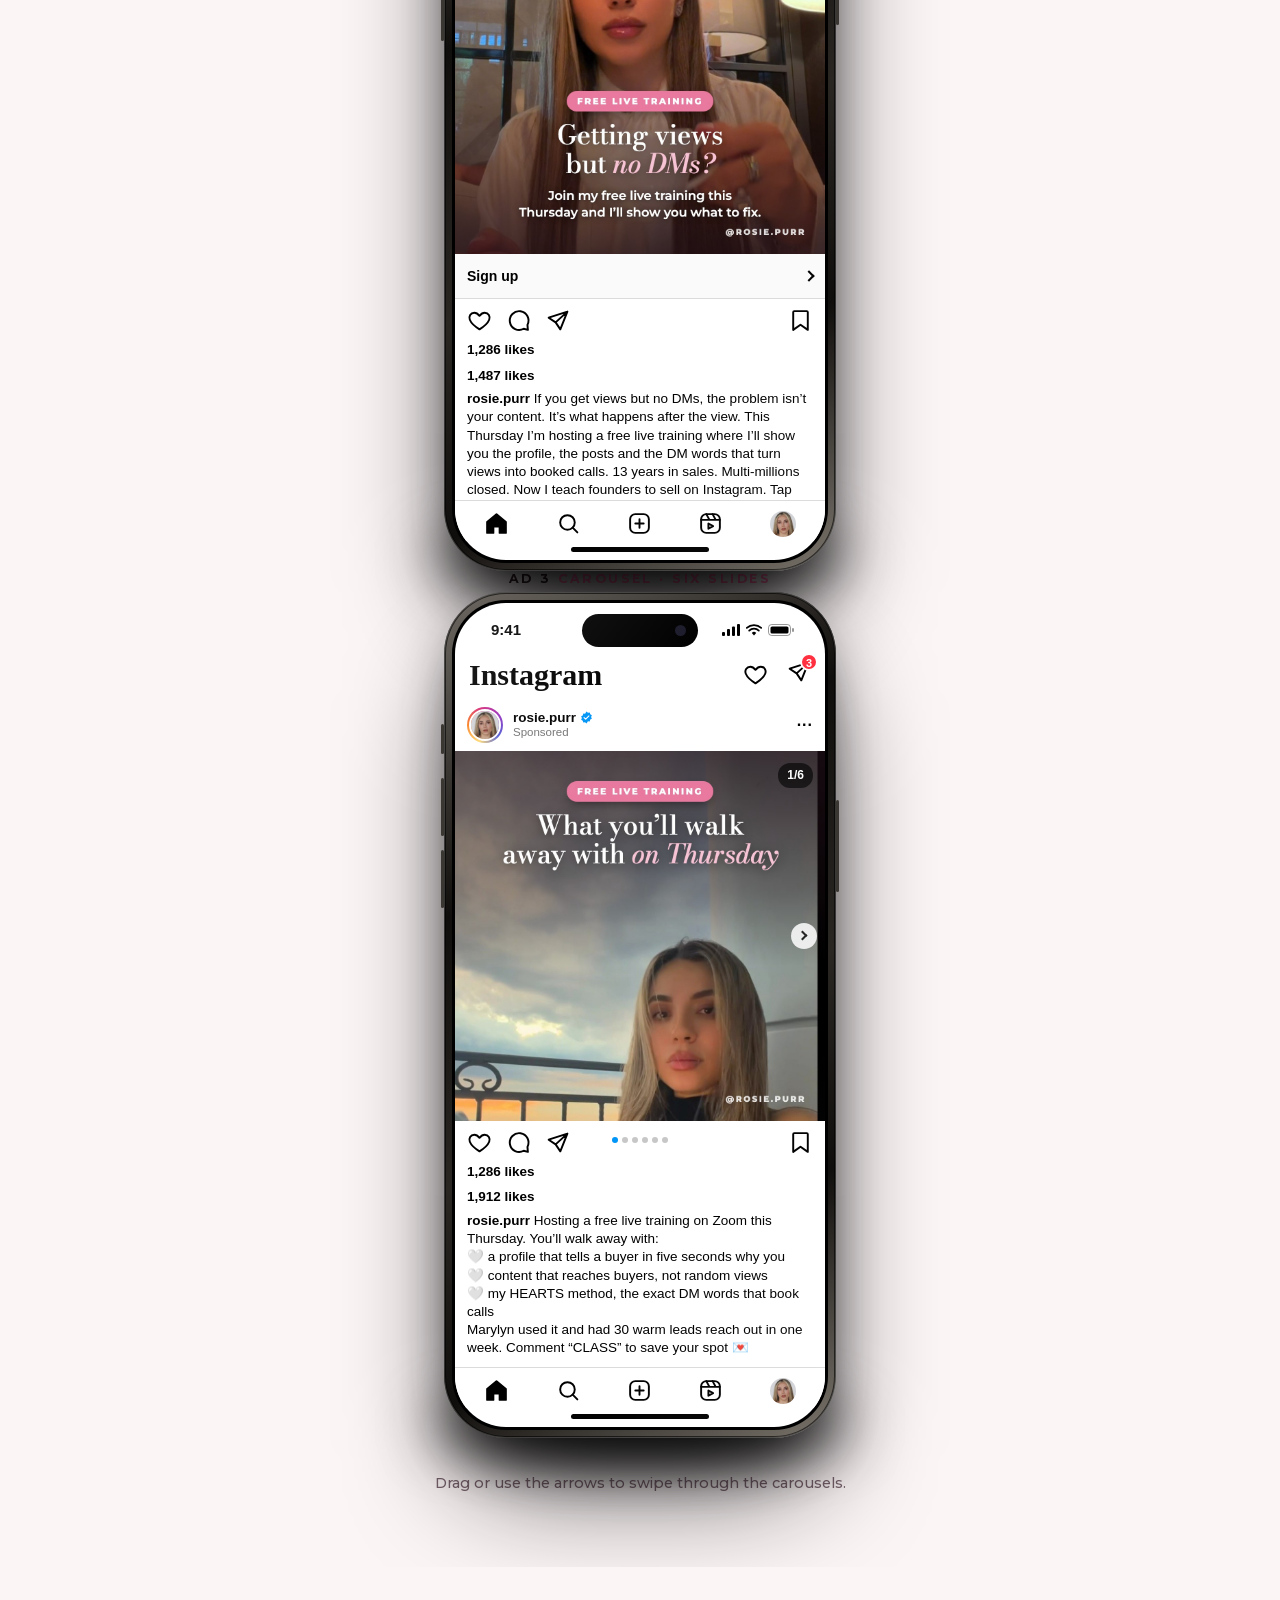
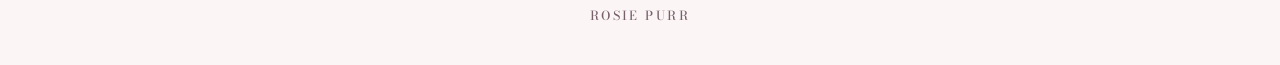
<file: webinar-ads/index.html>
<!doctype html>
<html lang="en">
<head>
  <meta charset="utf-8" />
  <meta name="viewport" content="width=device-width, initial-scale=1" />
  <title>Webinar ads &middot; Rosie Purr</title>
  <meta name="robots" content="noindex" />
  <script>document.documentElement.className += " js";</script>
  <link rel="icon" href="../assets/img/favicon.png" type="image/png" />
  <link rel="stylesheet" href="../assets/vsl.css" />
  <link rel="stylesheet" href="../assets/brand.css" />
  <link rel="stylesheet" href="../assets/phone.css" />
  <style>
    .post-media--car.sq{aspect-ratio:1/1}
    .ads{display:grid;gap:clamp(56px,8vh,90px);padding-bottom:40px}
    .ad__lab{text-align:center;font:700 .78rem var(--sans);letter-spacing:.2em;text-transform:uppercase;color:var(--accent-text);margin:0 0 6px}
    .ad__lab b{color:var(--ink)}
    .ad__head{text-align:center;color:var(--muted);margin:0 0 18px;font-size:.95rem}
    .ads-intro{max-width:620px;margin:0 auto 40px;text-align:center;color:var(--muted);line-height:1.6;padding:0 16px}
    .caption{white-space:normal}
  </style>
<script data-topfix>try{if("scrollRestoration" in history)history.scrollRestoration="manual"}catch(e){}addEventListener("load",function(){if(!location.hash){scrollTo(0,0);setTimeout(function(){scrollTo(0,0)},50)}});</script>
</head>
<body>
  <main class="page">
    <section class="sa">
      <div class="sa__glow" aria-hidden="true"></div>
      <div class="sa__intro">
        <p class="eyebrow reveal">Ad creative</p>
        <h1 class="sa__title reveal" style="--i:1">Three ads to your free live training</h1>
      </div>
      <p class="ads-intro reveal">Your photos, with one line of text on every slide. Each ad sends people to a free live training, where you teach once to a full room and invite them to book a call.</p>
      <div class="ads">
      <div class="ad reveal">
        <p class="ad__lab"><b>Ad 1</b> Carousel &middot; six slides</p><p class="ad__head">Views to Clients &middot; Free live training</p>
        <div class="stage"><div class="phone-wrap rv">
          <div class="iphone">
            <span class="btn-side l" style="top:132px;height:30px"></span><span class="btn-side l" style="top:186px;height:58px"></span><span class="btn-side l" style="top:258px;height:58px"></span><span class="btn-side r" style="top:208px;height:92px"></span>
            <div class="screen">
              <div class="status"><span>9:41</span><span class="island"></span><span class="ic"><svg viewBox="0 0 18 12"><rect x="0" y="8" width="3" height="4" rx="1" fill="#000"/><rect x="5" y="5" width="3" height="7" rx="1" fill="#000"/><rect x="10" y="2.5" width="3" height="9.5" rx="1" fill="#000"/><rect x="15" y="0" width="3" height="12" rx="1" fill="#000"/></svg><svg viewBox="0 0 16 12"><path d="M8 11.5l2.2-2.6a3.2 3.2 0 0 0-4.4 0z" fill="#000"/><path d="M3.2 6.6a6.8 6.8 0 0 1 9.6 0" stroke="#000" stroke-width="1.8" fill="none" stroke-linecap="round"/><path d="M.8 3.9a10.5 10.5 0 0 1 14.4 0" stroke="#000" stroke-width="1.8" fill="none" stroke-linecap="round"/></svg><svg viewBox="0 0 27 12"><rect x=".5" y=".5" width="22" height="11" rx="3.2" fill="none" stroke="#000" opacity=".4"/><rect x="2.5" y="2.5" width="18" height="7" rx="1.6" fill="#000"/><rect x="24" y="4" width="2" height="4" rx="1" fill="#000" opacity=".4"/></svg></span></div>
              <div class="ig-top"><span class="ig-logo">Instagram</span><span class="ic"><svg viewBox="0 0 24 24"><path d="M12 20.5s-7.5-4.6-9.3-9.2C1.4 8 3.4 4.5 7 4.5c2.1 0 3.6 1.2 5 3 1.4-1.8 2.9-3 5-3 3.6 0 5.6 3.5 4.3 6.8-1.8 4.6-9.3 9.2-9.3 9.2z"/></svg><span style="position:relative"><svg viewBox="0 0 24 24"><path d="M21.5 3.5L10.2 13.8M21.5 3.5l-6.8 17-4.5-6.7-6.7-4.5z"/></svg><span class="ig-badge">3</span></span></span></div>
              <div class="feed">
                <div class="post-head"><span class="avatar-ring"><img src="../assets/img/pfp.jpg" alt="" /></span><span class="who"><b>rosie.purr <svg class="verified" viewBox="0 0 24 24"><path fill="#0095F6" d="M12 1l2.6 2.2 3.4-.4.9 3.3 3 1.7-1.4 3.2 1.4 3.2-3 1.7-.9 3.3-3.4-.4L12 23l-2.6-2.2-3.4.4-.9-3.3-3-1.7L3.5 13 2.1 9.8l3-1.7.9-3.3 3.4.4z"/><path d="M7.5 12.2l3 3 6-6" stroke="#fff" stroke-width="2" fill="none" stroke-linecap="round" stroke-linejoin="round"/></svg></b><small>Sponsored</small></span><span class="dots3">&middot;&middot;&middot;</span></div>
                <div class="post-media post-media--car sq"><div class="ctrack"><img src="../assets/img/webads/a1-1.jpg?v=1" alt="Slide 1" draggable="false" /><img src="../assets/img/webads/a1-2.jpg?v=1" alt="Slide 2" draggable="false" /><img src="../assets/img/webads/a1-3.jpg?v=1" alt="Slide 3" draggable="false" /><img src="../assets/img/webads/a1-4.jpg?v=1" alt="Slide 4" draggable="false" /><img src="../assets/img/webads/a1-5.jpg?v=1" alt="Slide 5" draggable="false" /><img src="../assets/img/webads/a1-6.jpg?v=1" alt="Slide 6" draggable="false" /></div><button class="cnav prev" type="button" aria-label="Previous" disabled></button><button class="cnav next" type="button" aria-label="Next"></button><span class="ig-count"><span class="ccur">1</span>/6</span></div><a class="cta-strip" href="#"><span>Sign up</span><i></i></a><div class="actions"><svg viewBox="0 0 24 24"><path d="M12 20.5s-7.5-4.6-9.3-9.2C1.4 8 3.4 4.5 7 4.5c2.1 0 3.6 1.2 5 3 1.4-1.8 2.9-3 5-3 3.6 0 5.6 3.5 4.3 6.8-1.8 4.6-9.3 9.2-9.3 9.2z"/></svg><svg viewBox="0 0 24 24"><path d="M20.6 16.2A9 9 0 1 0 17 19.9L21 21z"/></svg><svg viewBox="0 0 24 24"><path d="M21.5 3.5L10.2 13.8M21.5 3.5l-6.8 17-4.5-6.7-6.7-4.5z"/></svg><span class="cdots"><span class="on"></span><span></span><span></span><span></span><span></span><span></span></span><span class="spacer"></span><svg viewBox="0 0 24 24"><path d="M19 21l-7-5-7 5V4a1 1 0 0 1 1-1h12a1 1 0 0 1 1 1z"/></svg></div>
                <p class="likes">1,286 likes</p>
                <p class="likes">2,104 likes</p>
                <p class="caption"><b>rosie.purr</b> If you&rsquo;re a founder getting views but no clients, this is your sign. I spent 13 years in tech sales closing multi-million dollar deals. Then I started my own business, posted on Instagram and got stuck too. Views, likes, quiet DMs. So I treated my content like a sales conversation, and within two months I had millions of views and dozens of clients. Now my clients do the same. Luara went from 30K to 436K views a month. So if you give me 60 minutes this Thursday, I&rsquo;m inviting you to my live training, completely free. I&rsquo;ll show you how to turn your views into paying clients, step by step. Tap Sign up below to save your spot &#129293;</p>
                <p class="comments">View all 128 comments</p>
                <p class="stamp">2 hours ago</p>
              </div>
              <div class="tabbar"><svg viewBox="0 0 24 24"><path d="M3 10.5L12 3l9 7.5V21h-6v-6H9v6H3z" fill="#000"/></svg><svg viewBox="0 0 24 24"><circle cx="11" cy="11" r="7"/><path d="M20.5 20.5l-4.5-4.5"/></svg><svg viewBox="0 0 24 24"><rect x="3" y="3" width="18" height="18" rx="5"/><path d="M12 8v8M8 12h8"/></svg><svg viewBox="0 0 24 24"><rect x="3" y="3" width="18" height="18" rx="5"/><path d="M3 8.5h18M8 3l3 5.5M14 3l3 5.5M10 12v5l4.5-2.5z"/></svg><img class="me" src="../assets/img/pfp.jpg" alt="" /></div>
              <div class="homebar"></div>
            </div>
          </div>
          
        </div>
      </div>
      
        </div></div>
      </div>
      <div class="ad reveal">
        <p class="ad__lab"><b>Ad 2</b> Single image</p><p class="ad__head">Free live training &middot; This Thursday</p>
        <div class="stage"><div class="phone-wrap rv">
          <div class="iphone">
            <span class="btn-side l" style="top:132px;height:30px"></span><span class="btn-side l" style="top:186px;height:58px"></span><span class="btn-side l" style="top:258px;height:58px"></span><span class="btn-side r" style="top:208px;height:92px"></span>
            <div class="screen">
              <div class="status"><span>9:41</span><span class="island"></span><span class="ic"><svg viewBox="0 0 18 12"><rect x="0" y="8" width="3" height="4" rx="1" fill="#000"/><rect x="5" y="5" width="3" height="7" rx="1" fill="#000"/><rect x="10" y="2.5" width="3" height="9.5" rx="1" fill="#000"/><rect x="15" y="0" width="3" height="12" rx="1" fill="#000"/></svg><svg viewBox="0 0 16 12"><path d="M8 11.5l2.2-2.6a3.2 3.2 0 0 0-4.4 0z" fill="#000"/><path d="M3.2 6.6a6.8 6.8 0 0 1 9.6 0" stroke="#000" stroke-width="1.8" fill="none" stroke-linecap="round"/><path d="M.8 3.9a10.5 10.5 0 0 1 14.4 0" stroke="#000" stroke-width="1.8" fill="none" stroke-linecap="round"/></svg><svg viewBox="0 0 27 12"><rect x=".5" y=".5" width="22" height="11" rx="3.2" fill="none" stroke="#000" opacity=".4"/><rect x="2.5" y="2.5" width="18" height="7" rx="1.6" fill="#000"/><rect x="24" y="4" width="2" height="4" rx="1" fill="#000" opacity=".4"/></svg></span></div>
              <div class="ig-top"><span class="ig-logo">Instagram</span><span class="ic"><svg viewBox="0 0 24 24"><path d="M12 20.5s-7.5-4.6-9.3-9.2C1.4 8 3.4 4.5 7 4.5c2.1 0 3.6 1.2 5 3 1.4-1.8 2.9-3 5-3 3.6 0 5.6 3.5 4.3 6.8-1.8 4.6-9.3 9.2-9.3 9.2z"/></svg><span style="position:relative"><svg viewBox="0 0 24 24"><path d="M21.5 3.5L10.2 13.8M21.5 3.5l-6.8 17-4.5-6.7-6.7-4.5z"/></svg><span class="ig-badge">3</span></span></span></div>
              <div class="feed">
                <div class="post-head"><span class="avatar-ring"><img src="../assets/img/pfp.jpg" alt="" /></span><span class="who"><b>rosie.purr <svg class="verified" viewBox="0 0 24 24"><path fill="#0095F6" d="M12 1l2.6 2.2 3.4-.4.9 3.3 3 1.7-1.4 3.2 1.4 3.2-3 1.7-.9 3.3-3.4-.4L12 23l-2.6-2.2-3.4.4-.9-3.3-3-1.7L3.5 13 2.1 9.8l3-1.7.9-3.3 3.4.4z"/><path d="M7.5 12.2l3 3 6-6" stroke="#fff" stroke-width="2" fill="none" stroke-linecap="round" stroke-linejoin="round"/></svg></b><small>Sponsored</small></span><span class="dots3">&middot;&middot;&middot;</span></div>
                <div class="post-media"><img src="../assets/img/webads/a2-1.jpg?v=2" alt="Ad image" /></div><a class="cta-strip" href="#"><span>Sign up</span><i></i></a><div class="actions"><svg viewBox="0 0 24 24"><path d="M12 20.5s-7.5-4.6-9.3-9.2C1.4 8 3.4 4.5 7 4.5c2.1 0 3.6 1.2 5 3 1.4-1.8 2.9-3 5-3 3.6 0 5.6 3.5 4.3 6.8-1.8 4.6-9.3 9.2-9.3 9.2z"/></svg><svg viewBox="0 0 24 24"><path d="M20.6 16.2A9 9 0 1 0 17 19.9L21 21z"/></svg><svg viewBox="0 0 24 24"><path d="M21.5 3.5L10.2 13.8M21.5 3.5l-6.8 17-4.5-6.7-6.7-4.5z"/></svg><span class="spacer"></span><svg viewBox="0 0 24 24"><path d="M19 21l-7-5-7 5V4a1 1 0 0 1 1-1h12a1 1 0 0 1 1 1z"/></svg></div>
                <p class="likes">1,286 likes</p>
                <p class="likes">1,487 likes</p>
                <p class="caption"><b>rosie.purr</b> If you get views but no DMs, the problem isn&rsquo;t your content. It&rsquo;s what happens after the view. This Thursday I&rsquo;m hosting a free live training where I&rsquo;ll show you the profile, the posts and the DM words that turn views into booked calls. 13 years in sales. Multi-millions closed. Now I teach founders to sell on Instagram. Tap Sign up to save your spot &#128071;</p>
                <p class="comments">View all 128 comments</p>
                <p class="stamp">2 hours ago</p>
              </div>
              <div class="tabbar"><svg viewBox="0 0 24 24"><path d="M3 10.5L12 3l9 7.5V21h-6v-6H9v6H3z" fill="#000"/></svg><svg viewBox="0 0 24 24"><circle cx="11" cy="11" r="7"/><path d="M20.5 20.5l-4.5-4.5"/></svg><svg viewBox="0 0 24 24"><rect x="3" y="3" width="18" height="18" rx="5"/><path d="M12 8v8M8 12h8"/></svg><svg viewBox="0 0 24 24"><rect x="3" y="3" width="18" height="18" rx="5"/><path d="M3 8.5h18M8 3l3 5.5M14 3l3 5.5M10 12v5l4.5-2.5z"/></svg><img class="me" src="../assets/img/pfp.jpg" alt="" /></div>
              <div class="homebar"></div>
            </div>
          </div>
          
        </div>
      </div>
      
        </div></div>
      </div>
      <div class="ad reveal">
        <p class="ad__lab"><b>Ad 3</b> Carousel &middot; six slides</p>
        <div class="stage"><div class="phone-wrap rv">
          <div class="iphone">
            <span class="btn-side l" style="top:132px;height:30px"></span><span class="btn-side l" style="top:186px;height:58px"></span><span class="btn-side l" style="top:258px;height:58px"></span><span class="btn-side r" style="top:208px;height:92px"></span>
            <div class="screen">
              <div class="status"><span>9:41</span><span class="island"></span><span class="ic"><svg viewBox="0 0 18 12"><rect x="0" y="8" width="3" height="4" rx="1" fill="#000"/><rect x="5" y="5" width="3" height="7" rx="1" fill="#000"/><rect x="10" y="2.5" width="3" height="9.5" rx="1" fill="#000"/><rect x="15" y="0" width="3" height="12" rx="1" fill="#000"/></svg><svg viewBox="0 0 16 12"><path d="M8 11.5l2.2-2.6a3.2 3.2 0 0 0-4.4 0z" fill="#000"/><path d="M3.2 6.6a6.8 6.8 0 0 1 9.6 0" stroke="#000" stroke-width="1.8" fill="none" stroke-linecap="round"/><path d="M.8 3.9a10.5 10.5 0 0 1 14.4 0" stroke="#000" stroke-width="1.8" fill="none" stroke-linecap="round"/></svg><svg viewBox="0 0 27 12"><rect x=".5" y=".5" width="22" height="11" rx="3.2" fill="none" stroke="#000" opacity=".4"/><rect x="2.5" y="2.5" width="18" height="7" rx="1.6" fill="#000"/><rect x="24" y="4" width="2" height="4" rx="1" fill="#000" opacity=".4"/></svg></span></div>
              <div class="ig-top"><span class="ig-logo">Instagram</span><span class="ic"><svg viewBox="0 0 24 24"><path d="M12 20.5s-7.5-4.6-9.3-9.2C1.4 8 3.4 4.5 7 4.5c2.1 0 3.6 1.2 5 3 1.4-1.8 2.9-3 5-3 3.6 0 5.6 3.5 4.3 6.8-1.8 4.6-9.3 9.2-9.3 9.2z"/></svg><span style="position:relative"><svg viewBox="0 0 24 24"><path d="M21.5 3.5L10.2 13.8M21.5 3.5l-6.8 17-4.5-6.7-6.7-4.5z"/></svg><span class="ig-badge">3</span></span></span></div>
              <div class="feed">
                <div class="post-head"><span class="avatar-ring"><img src="../assets/img/pfp.jpg" alt="" /></span><span class="who"><b>rosie.purr <svg class="verified" viewBox="0 0 24 24"><path fill="#0095F6" d="M12 1l2.6 2.2 3.4-.4.9 3.3 3 1.7-1.4 3.2 1.4 3.2-3 1.7-.9 3.3-3.4-.4L12 23l-2.6-2.2-3.4.4-.9-3.3-3-1.7L3.5 13 2.1 9.8l3-1.7.9-3.3 3.4.4z"/><path d="M7.5 12.2l3 3 6-6" stroke="#fff" stroke-width="2" fill="none" stroke-linecap="round" stroke-linejoin="round"/></svg></b><small>Sponsored</small></span><span class="dots3">&middot;&middot;&middot;</span></div>
                <div class="post-media post-media--car sq"><div class="ctrack"><img src="../assets/img/webads/a3-1.jpg?v=1" alt="Slide 1" draggable="false" /><img src="../assets/img/webads/a3-2.jpg?v=1" alt="Slide 2" draggable="false" /><img src="../assets/img/webads/a3-3.jpg?v=1" alt="Slide 3" draggable="false" /><img src="../assets/img/webads/a3-4.jpg?v=1" alt="Slide 4" draggable="false" /><img src="../assets/img/webads/a3-5.jpg?v=1" alt="Slide 5" draggable="false" /><img src="../assets/img/webads/a3-6.jpg?v=1" alt="Slide 6" draggable="false" /></div><button class="cnav prev" type="button" aria-label="Previous" disabled></button><button class="cnav next" type="button" aria-label="Next"></button><span class="ig-count"><span class="ccur">1</span>/6</span></div><div class="actions"><svg viewBox="0 0 24 24"><path d="M12 20.5s-7.5-4.6-9.3-9.2C1.4 8 3.4 4.5 7 4.5c2.1 0 3.6 1.2 5 3 1.4-1.8 2.9-3 5-3 3.6 0 5.6 3.5 4.3 6.8-1.8 4.6-9.3 9.2-9.3 9.2z"/></svg><svg viewBox="0 0 24 24"><path d="M20.6 16.2A9 9 0 1 0 17 19.9L21 21z"/></svg><svg viewBox="0 0 24 24"><path d="M21.5 3.5L10.2 13.8M21.5 3.5l-6.8 17-4.5-6.7-6.7-4.5z"/></svg><span class="cdots"><span class="on"></span><span></span><span></span><span></span><span></span><span></span></span><span class="spacer"></span><svg viewBox="0 0 24 24"><path d="M19 21l-7-5-7 5V4a1 1 0 0 1 1-1h12a1 1 0 0 1 1 1z"/></svg></div>
                <p class="likes">1,286 likes</p>
                <p class="likes">1,912 likes</p>
                <p class="caption"><b>rosie.purr</b> Hosting a free live training on Zoom this Thursday. You&rsquo;ll walk away with:<br>&#129293; a profile that tells a buyer in five seconds why you<br>&#129293; content that reaches buyers, not random views<br>&#129293; my HEARTS method, the exact DM words that book calls<br>Marylyn used it and had 30 warm leads reach out in one week. Comment &ldquo;CLASS&rdquo; to save your spot &#128140;</p>
                <p class="comments">View all 128 comments</p>
                <p class="stamp">2 hours ago</p>
              </div>
              <div class="tabbar"><svg viewBox="0 0 24 24"><path d="M3 10.5L12 3l9 7.5V21h-6v-6H9v6H3z" fill="#000"/></svg><svg viewBox="0 0 24 24"><circle cx="11" cy="11" r="7"/><path d="M20.5 20.5l-4.5-4.5"/></svg><svg viewBox="0 0 24 24"><rect x="3" y="3" width="18" height="18" rx="5"/><path d="M12 8v8M8 12h8"/></svg><svg viewBox="0 0 24 24"><rect x="3" y="3" width="18" height="18" rx="5"/><path d="M3 8.5h18M8 3l3 5.5M14 3l3 5.5M10 12v5l4.5-2.5z"/></svg><img class="me" src="../assets/img/pfp.jpg" alt="" /></div>
              <div class="homebar"></div>
            </div>
          </div>
          
        </div>
      </div>
      
        </div></div>
      </div>
      </div>
      <p class="hint">Drag or use the arrows to swipe through the carousels.</p>
    </section>
  </main>
  <footer class="brandfoot"><div class="brand"><span class="brand__word">Rosie Purr</span></div></footer>
  <script src="../assets/vsl.js"></script>
  <script>
document.querySelectorAll(".post-media--car").forEach(function(m){var t=m.querySelector(".ctrack"),p=m.querySelector(".prev"),n=m.querySelector(".next"),c=m.querySelector(".ccur"),w=m.closest(".phone-wrap"),d=w.querySelectorAll(".cdots span"),N=t.children.length;
function cur(){return Math.round(t.scrollLeft/t.clientWidth);}
function upd(){var i=cur();c.textContent=i+1;p.disabled=i===0;n.disabled=i===N-1;d.forEach(function(s,k){s.classList.toggle("on",k===i)});if(i>0)w.classList.add("swiped");}
function go(i){t.scrollTo({left:Math.max(0,Math.min(N-1,i))*t.clientWidth,behavior:"smooth"});}
p.onclick=function(){go(cur()-1)};n.onclick=function(){go(cur()+1)};t.addEventListener("scroll",function(){requestAnimationFrame(upd)});
var down=false,sx=0,sl=0;t.addEventListener("pointerdown",function(e){if(e.pointerType!=="mouse")return;down=true;sx=e.clientX;sl=t.scrollLeft;t.style.scrollSnapType="none";});
window.addEventListener("pointermove",function(e){if(down)t.scrollLeft=sl-(e.clientX-sx);});
window.addEventListener("pointerup",function(){if(!down)return;down=false;t.style.scrollSnapType="";var i=Math.round(t.scrollLeft/t.clientWidth);go(i);});});
document.querySelectorAll(".cta-strip").forEach(function(a){a.addEventListener("click",function(e){e.preventDefault()})});
  </script>
</body>
</html>
</file>
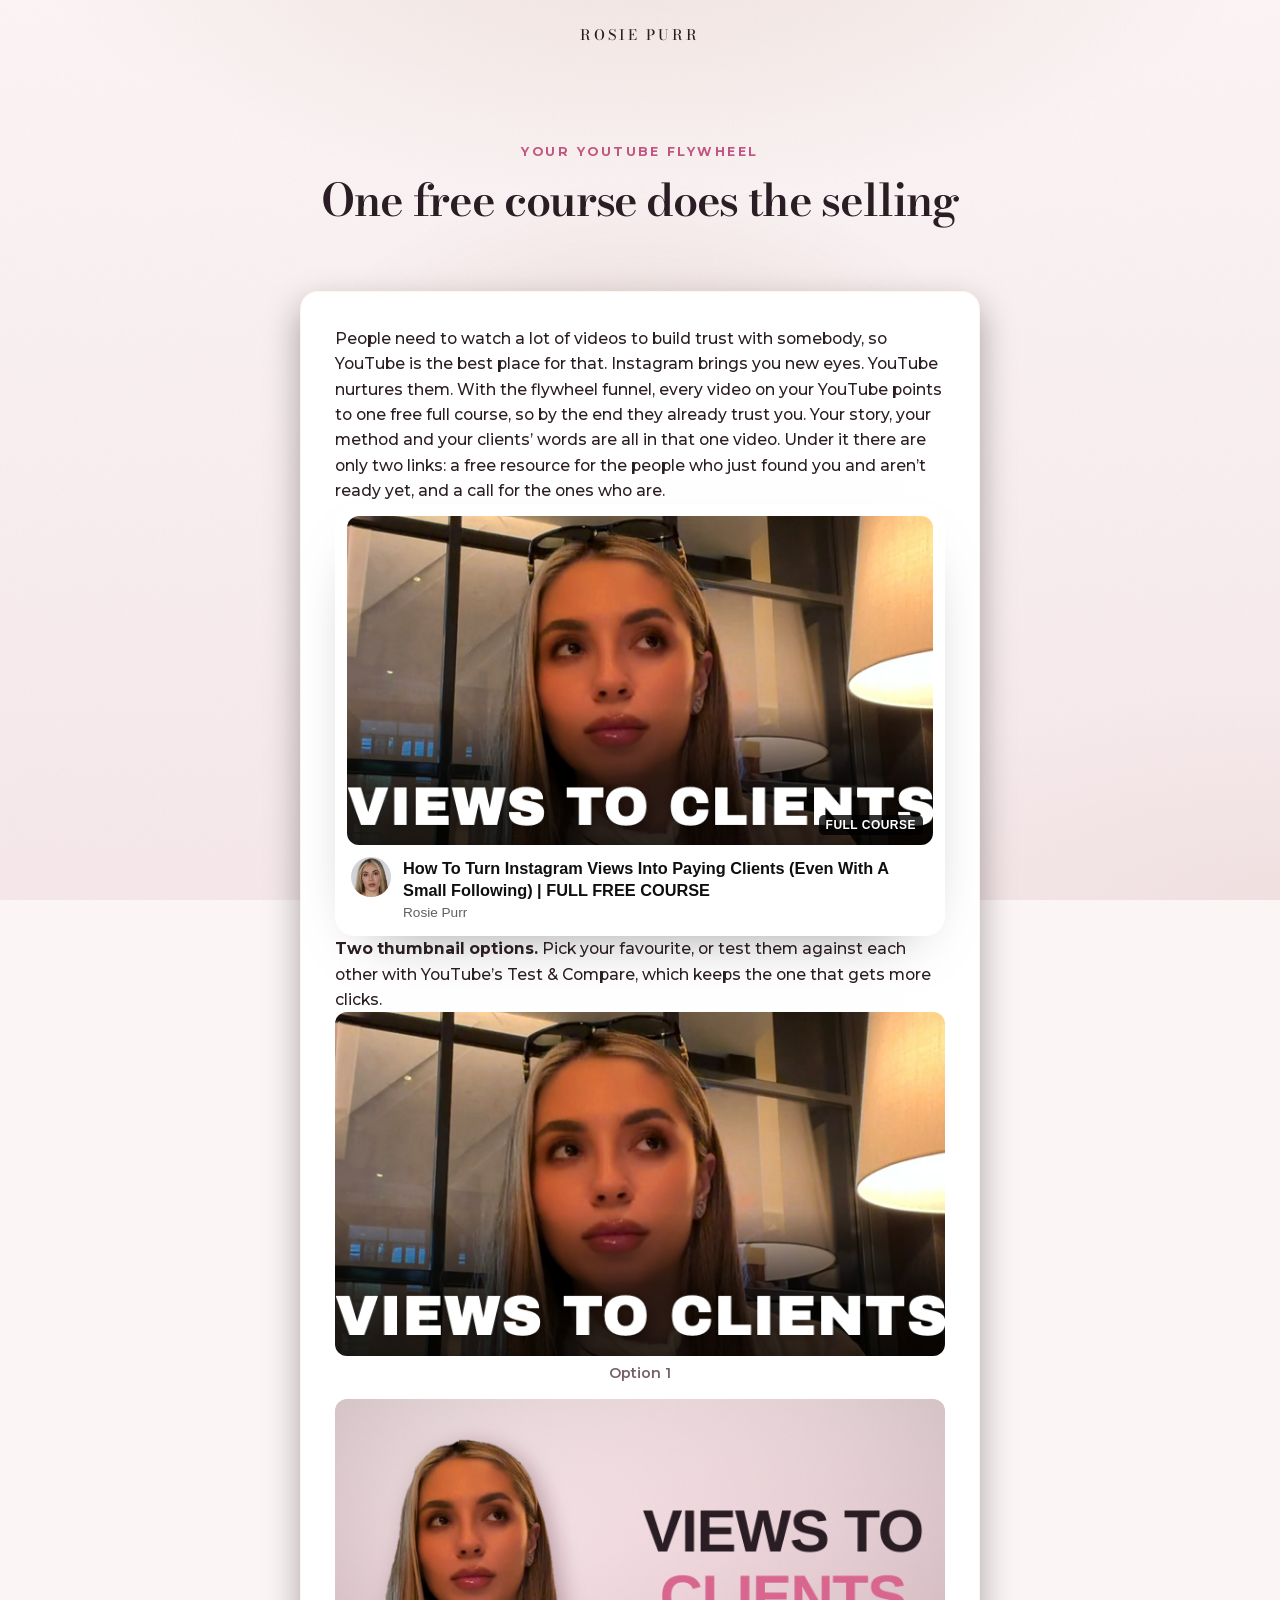
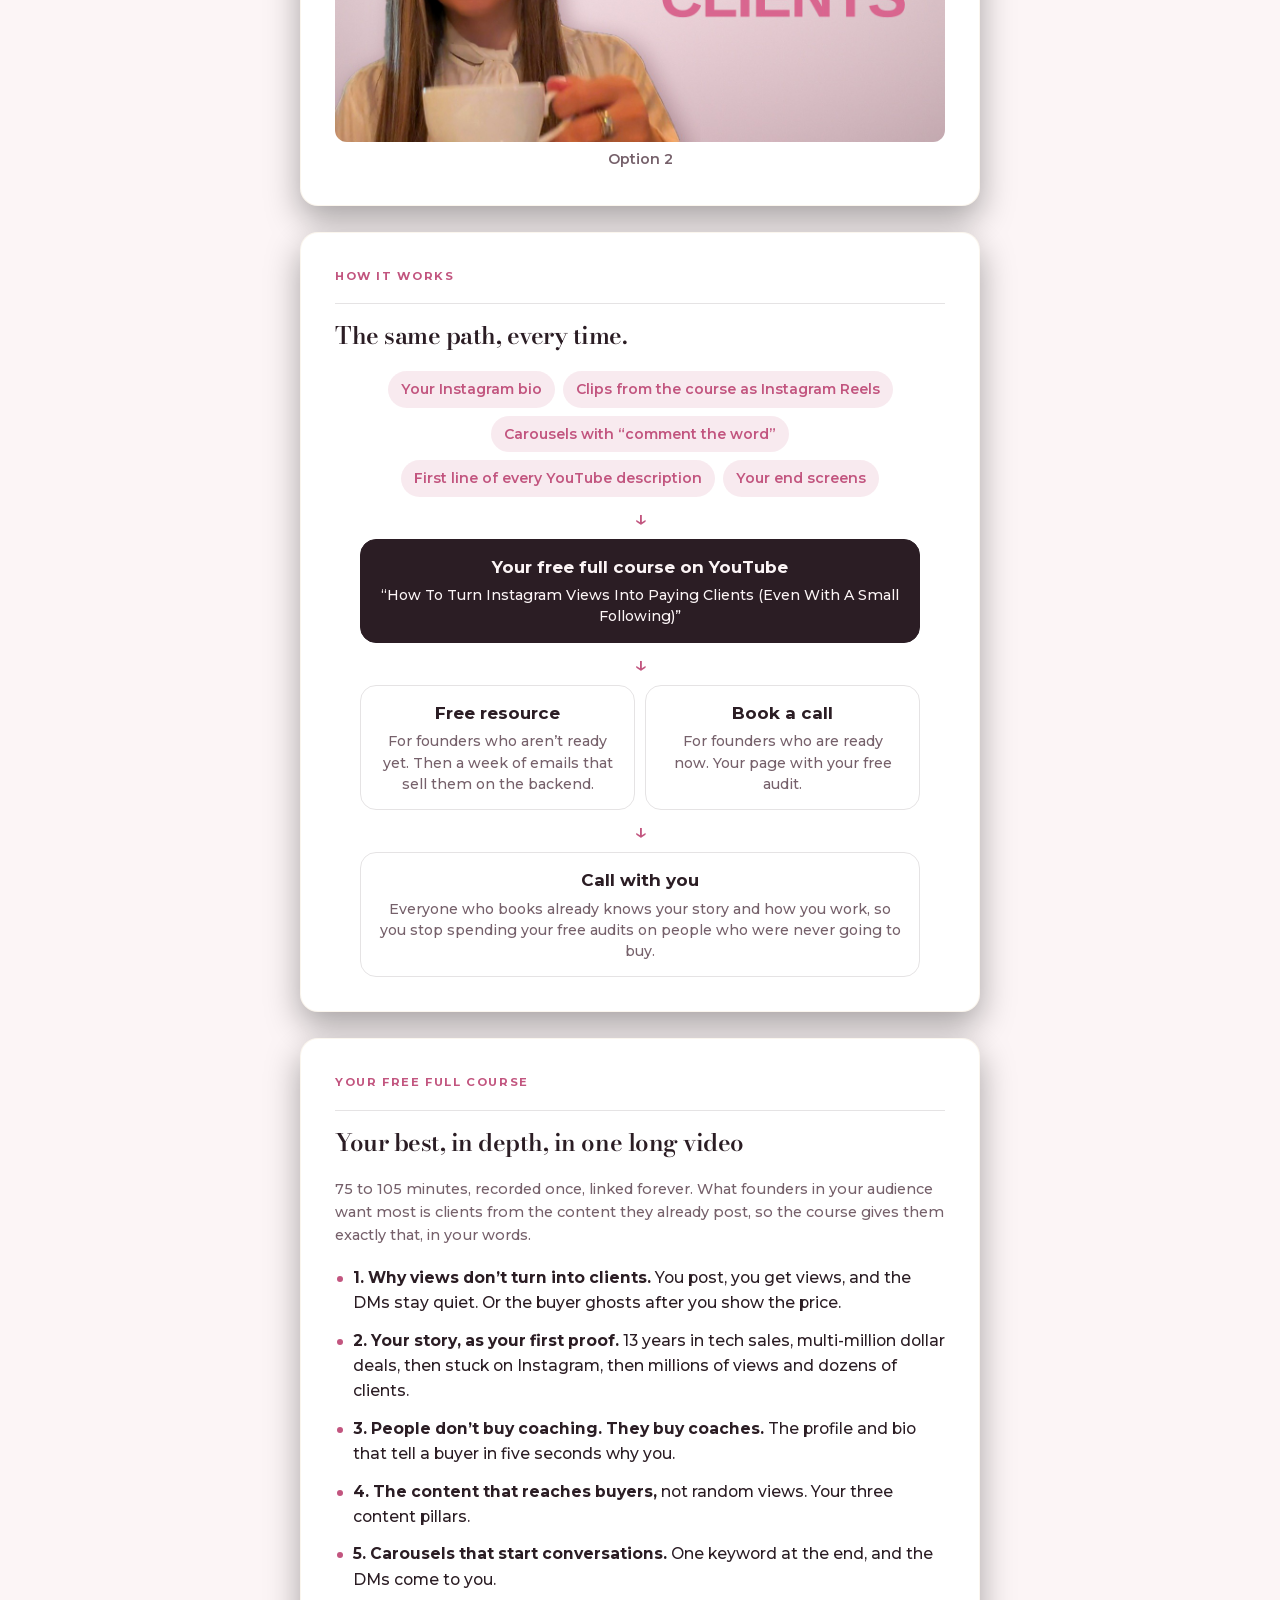
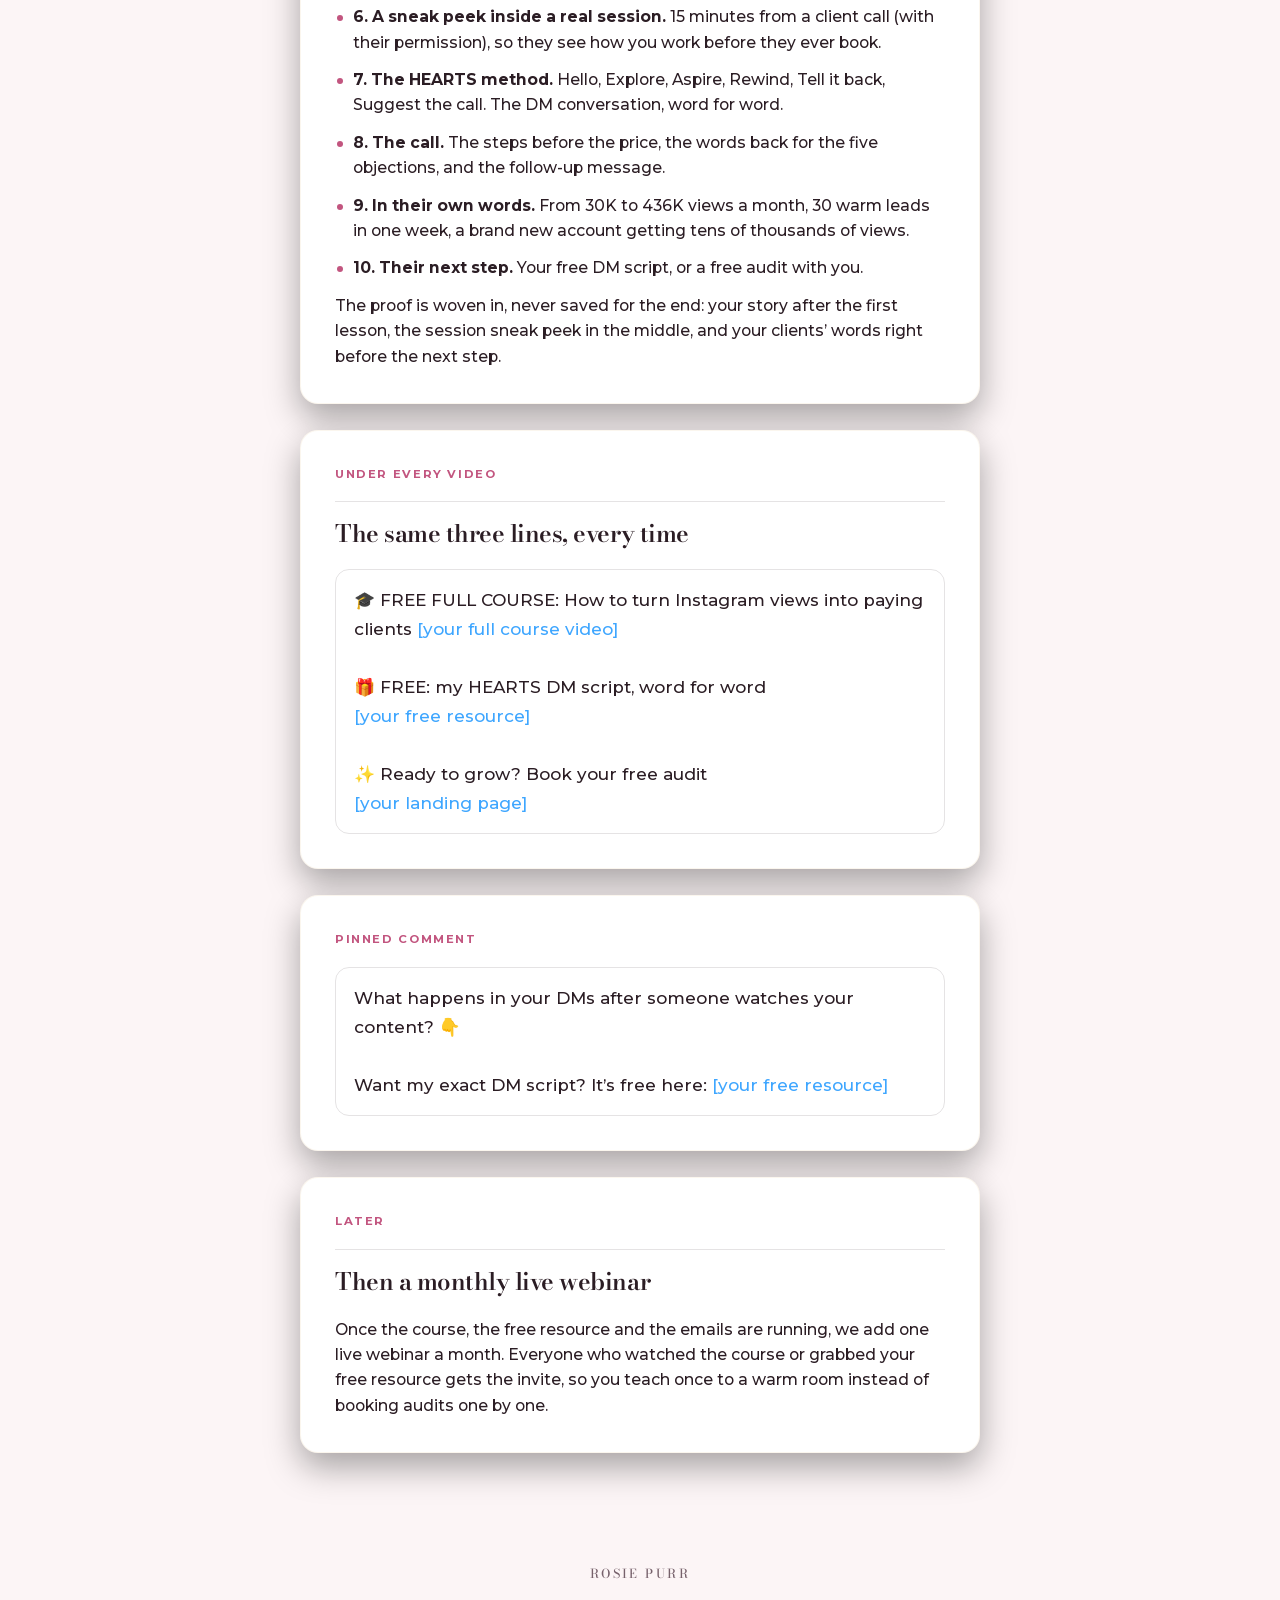
<file: youtube-flywheel/index.html>
<!doctype html>
<html lang="en">
<head>
  <meta charset="utf-8" />
  <meta name="viewport" content="width=device-width, initial-scale=1" />
  <title>YouTube flywheel · Rosie Purr</title>
  <meta name="robots" content="noindex" />
  <script>document.documentElement.className += " js";</script>
  <link rel="icon" href="../assets/img/favicon.png" type="image/png" />
  <link rel="stylesheet" href="../assets/vendor/lenis.css" />
  <link rel="stylesheet" href="../assets/vsl.css" />
  <link rel="stylesheet" href="../opted-in/opted-in.css?v=2" />
  <link rel="stylesheet" href="../assets/brand.css" />
  <style>
    .yt{background:#fff;border-radius:20px;padding:12px;box-shadow:0 24px 60px -40px rgba(0,0,0,.6)}
    .yt__thumb{position:relative;border-radius:12px;overflow:hidden}.yt__thumb img{display:block;width:100%;aspect-ratio:16/9;object-fit:cover}
    .yt__badge{position:absolute;right:10px;bottom:10px;background:rgba(0,0,0,.8);color:#fff;font:700 .75rem/1 Arial,sans-serif;padding:4px 7px;border-radius:5px;letter-spacing:.04em}
    .yt__meta{display:flex;gap:12px;align-items:flex-start;padding:12px 4px 4px}.yt__meta img{width:40px;height:40px;border-radius:50%;object-fit:cover;flex:none}
    .yt__meta b{display:block;font:600 1.02rem/1.35 Roboto,Arial,sans-serif;color:#0f0f0f}.yt__meta small{display:block;margin-top:4px;color:#606060;font:400 .85rem Roboto,Arial,sans-serif}
    .wheel{display:grid;gap:10px;justify-items:center;text-align:center;margin-top:8px}
    .node{border:1px solid var(--hair);border-radius:16px;padding:14px 18px;width:100%;max-width:560px}
    .node b{display:block}.node small{display:block;color:var(--muted);margin-top:4px;line-height:1.5}
    .node--hub{background:var(--accent);border-color:var(--accent)}.node--hub b,.node--hub small{color:var(--accent-ink)}
    .arrow-d{color:var(--accent-text);font-size:1.4rem;line-height:1}
    .two{display:grid;grid-template-columns:1fr 1fr;gap:10px;width:100%;max-width:560px}.two .node{max-width:none}
    .feeds{display:flex;flex-wrap:wrap;gap:8px;justify-content:center}.feeds span{background:var(--accent-soft);color:var(--accent-text);border-radius:999px;padding:7px 13px;font-weight:600;font-size:.88rem}
    .desc{border:1px solid var(--hair);border-radius:14px;padding:16px 18px;line-height:1.7;white-space:pre-line}
    .desc .ln{color:#3ea6ff}
    @media (max-width:560px){.two{grid-template-columns:1fr}}
  </style>
<script data-topfix>try{if("scrollRestoration" in history)history.scrollRestoration="manual"}catch(e){}addEventListener("load",function(){if(!location.hash){scrollTo(0,0);setTimeout(function(){scrollTo(0,0)},50)}});</script>
</head>
<body>
  <header class="brandbar"><div class="brand"><span class="brand__word">Rosie Purr</span></div></header>
  <main class="page"><section class="seq"><div class="seq__glow" aria-hidden="true"></div><div class="container">
    <header class="seq__intro">
      <p class="seq__eyebrow reveal">Your YouTube flywheel</p>
      <h1 class="seq__title reveal" style="--i:1">One free course does the selling</h1>
    </header>
    <div class="seq__list">

      <article class="email reveal">
        <div class="email__body"><p>People need to watch a lot of videos to build trust with somebody, so YouTube is the best place for that. Instagram brings you new eyes. YouTube nurtures them. With the flywheel funnel, every video on your YouTube points to one free full course, so by the end they already trust you. Your story, your method and your clients&rsquo; words are all in that one video. Under it there are only two links: a free resource for the people who just found you and aren&rsquo;t ready yet, and a call for the ones who are.</p></div>
        <div class="yt">
          <div class="yt__thumb"><img src="../assets/img/course-thumb-1.jpg?v=2" alt="Thumbnail option 1" /><span class="yt__badge">FULL COURSE</span></div>
          <div class="yt__meta"><img src="../assets/img/pfp.jpg" alt="" /><div><b>How To Turn Instagram Views Into Paying Clients (Even With A Small Following) | FULL FREE COURSE</b><small>Rosie Purr</small></div></div>
        </div>
        <div class="email__body"><p><b>Two thumbnail options.</b> Pick your favourite, or test them against each other with YouTube&rsquo;s Test &amp; Compare, which keeps the one that gets more clicks.</p></div>
        <div class="thumbs3"><figure><img src="../assets/img/course-thumb-1.jpg?v=2" alt="Option 1"><figcaption>Option 1</figcaption></figure><figure><img src="../assets/img/course-thumb-2.jpg?v=2" alt="Option 2"><figcaption>Option 2</figcaption></figure></div>
        <style>.thumbs3{display:grid;grid-template-columns:1fr;gap:14px}.thumbs3 figure{margin:0;display:grid;gap:6px;text-align:center}.thumbs3 img{width:100%;aspect-ratio:16/9;object-fit:cover;border-radius:12px;display:block}.thumbs3 figcaption{color:var(--muted);font-weight:600;font-size:.9rem}</style>
      </article>

      <article class="email reveal">
        <div class="email__head"><span class="email__tag">How it works</span></div>
        <h2 class="email__subject">The same path, every time.</h2>
        <div class="wheel">
          <div class="feeds"><span>Your Instagram bio</span><span>Clips from the course as Instagram Reels</span><span>Carousels with &ldquo;comment the word&rdquo;</span><span>First line of every YouTube description</span><span>Your end screens</span></div>
          <div class="arrow-d">&darr;</div>
          <div class="node node--hub"><b>Your free full course on YouTube</b><small>&ldquo;How To Turn Instagram Views Into Paying Clients (Even With A Small Following)&rdquo;</small></div>
          <div class="arrow-d">&darr;</div>
          <div class="two">
            <div class="node"><b>Free resource</b><small>For founders who aren&rsquo;t ready yet. Then a week of emails that sell them on the backend.</small></div>
            <div class="node"><b>Book a call</b><small>For founders who are ready now. Your page with your free audit.</small></div>
          </div>
          <div class="arrow-d">&darr;</div>
          <div class="node"><b>Call with you</b><small>Everyone who books already knows your story and how you work, so you stop spending your free audits on people who were never going to buy.</small></div>
        </div>
      </article>

      <article class="email reveal">
        <div class="email__head"><span class="email__tag">Your free full course</span></div>
        <h2 class="email__subject">Your best, in depth, in one long video</h2>
        <p class="email__pv">75 to 105 minutes, recorded once, linked forever. What founders in your audience want most is clients from the content they already post, so the course gives them exactly that, in your words.</p>
        <div class="email__body">
          <p class="li"><b>1. Why views don&rsquo;t turn into clients.</b> You post, you get views, and the DMs stay quiet. Or the buyer ghosts after you show the price.</p>
          <p class="li"><b>2. Your story, as your first proof.</b> 13 years in tech sales, multi-million dollar deals, then stuck on Instagram, then millions of views and dozens of clients.</p>
          <p class="li"><b>3. People don&rsquo;t buy coaching. They buy coaches.</b> The profile and bio that tell a buyer in five seconds why you.</p>
          <p class="li"><b>4. The content that reaches buyers,</b> not random views. Your three content pillars.</p>
          <p class="li"><b>5. Carousels that start conversations.</b> One keyword at the end, and the DMs come to you.</p>
          <p class="li"><b>6. A sneak peek inside a real session.</b> 15 minutes from a client call (with their permission), so they see how you work before they ever book.</p>
          <p class="li"><b>7. The HEARTS method.</b> Hello, Explore, Aspire, Rewind, Tell it back, Suggest the call. The DM conversation, word for word.</p>
          <p class="li"><b>8. The call.</b> The steps before the price, the words back for the five objections, and the follow-up message.</p>
          <p class="li"><b>9. In their own words.</b> From 30K to 436K views a month, 30 warm leads in one week, a brand new account getting tens of thousands of views.</p>
          <p class="li"><b>10. Their next step.</b> Your free DM script, or a free audit with you.</p>
          <p>The proof is woven in, never saved for the end: your story after the first lesson, the session sneak peek in the middle, and your clients&rsquo; words right before the next step.</p>
        </div>
      </article>

      <article class="email reveal">
        <div class="email__head"><span class="email__tag">Under every video</span></div>
        <h2 class="email__subject">The same three lines, every time</h2>
        <div class="desc">&#127891; FREE FULL COURSE: How to turn Instagram views into paying clients <span class="ln">[your full course video]</span>

&#127873; FREE: my HEARTS DM script, word for word
<span class="ln">[your free resource]</span>

&#10024; Ready to grow? Book your free audit
<span class="ln">[your landing page]</span></div>
      </article>

      <article class="email reveal">
        <div class="email__head"><span class="email__tag">Pinned comment</span></div>
        <div class="desc">What happens in your DMs after someone watches your content? &#128071;

Want my exact DM script? It&rsquo;s free here: <span class="ln">[your free resource]</span></div>
      </article>

      <article class="email reveal">
        <div class="email__head"><span class="email__tag">Later</span></div>
        <h2 class="email__subject">Then a monthly live webinar</h2>
        <div class="email__body"><p>Once the course, the free resource and the emails are running, we add one live webinar a month. Everyone who watched the course or grabbed your free resource gets the invite, so you teach once to a warm room instead of booking audits one by one.</p></div>
      </article>

    </div>
  </div></section></main>
  <footer class="brandfoot"><div class="brand"><span class="brand__word">Rosie Purr</span></div></footer>
  <script src="../assets/vendor/lenis.min.js"></script>
  <script src="../assets/vsl.js"></script>
</body>
</html>
</file>
<file: assets/vsl.css>
/* =========================================================================
   Revenue & Identity · funnel base (system B) · shared by vsl/, thank-you/,
   offer/ and the specimen doc pages. Tokens live in assets/brand.css.
   Canvas: one continuous page-level gradient (no section seams), a low red
   bloom behind the hero, fine grain.
   ========================================================================= */
* { margin: 0; padding: 0; box-sizing: border-box; }
html { min-height: 100%; background: var(--bg); }
body { min-height: 100svh; background: transparent; color: var(--ink); -webkit-font-smoothing: antialiased; font-size: 17px; line-height: 1.6; }
body::before {
  content: ""; position: fixed; inset: 0; z-index: -2; pointer-events: none;
  background:
    radial-gradient(80% 55% at 50% -12%, rgba(168,117,79, 0.16), transparent 62%),
    radial-gradient(60% 40% at 100% 100%, rgba(168,117,79, 0.06), transparent 60%),
    linear-gradient(180deg, var(--bg) 0%, var(--bg-2) 100%);
}
body::after {
  content: ""; position: fixed; inset: 0; z-index: -1; pointer-events: none; opacity: 0.05;
  background-image: url("data:image/svg+xml,%3Csvg xmlns='http://www.w3.org/2000/svg' width='140' height='140'%3E%3Cfilter id='n'%3E%3CfeTurbulence type='fractalNoise' baseFrequency='0.8' numOctaves='2' stitchTiles='stitch'/%3E%3C/filter%3E%3Crect width='100%25' height='100%25' filter='url(%23n)'/%3E%3C/svg%3E");
  background-size: 140px 140px;
}
img { display: block; }
a { color: inherit; }
.container { width: 100%; max-width: 1080px; margin-inline: auto; padding-inline: var(--gutter); }

/* ------------------------------- Reveal --------------------------------- */
html.js .reveal { opacity: 0; transform: translateY(22px); transition: opacity 0.7s var(--ease), transform 0.7s var(--ease); transition-delay: calc(var(--i, 0) * 80ms); }
html.js .reveal.is-in { opacity: 1; transform: none; }
html.js .reveal--pop { transform: translateY(18px) scale(0.97); }
.reveal--mask { overflow: hidden; }
@media (prefers-reduced-motion: reduce) { .reveal { opacity: 1; transform: none; transition: none; } }

/* ------------------------------- Type ----------------------------------- */
.eyebrow { font-family: var(--sans); font-size: 0.74rem; font-weight: 700; letter-spacing: 0.22em; text-transform: uppercase; color: var(--accent-text); margin: 0 0 18px; }
.h2 { font-family: var(--display); font-weight: 500; font-size: clamp(1.9rem, 4.2vw, 2.9rem); line-height: 1.1; letter-spacing: -0.015em; color: var(--ink); text-wrap: balance; }
.h2 em { font-style: italic; color: var(--accent-text); }
.lede { font-size: clamp(1.02rem, 1.6vw, 1.15rem); color: var(--muted); max-width: 600px; margin: 18px auto 0; }
.sec { padding: clamp(64px, 11vh, 120px) 0; }
.sec__head { text-align: center; margin-bottom: clamp(40px, 7vh, 64px); }

/* -------------------------------- Hero ---------------------------------- */
.hero { text-align: center; max-width: 980px; margin-inline: auto; padding: clamp(52px, 10vh, 112px) var(--gutter) 0; }
.hero__eyebrow { animation: up 0.9s var(--ease) both; }
.hero__title { font-family: var(--display); font-weight: 500; font-size: clamp(2.1rem, 4.6vw, 3.55rem); line-height: 1.1; letter-spacing: -0.02em; color: var(--ink); text-wrap: balance; animation: up 0.9s var(--ease) 0.06s both; }
.hero__title em { font-style: italic; color: var(--accent-text); }
.hero__title .dim { display: block; margin-top: 10px; font-family: var(--sans); font-weight: 500; font-size: 0.42em; letter-spacing: 0; line-height: 1.4; color: var(--muted); }
.hero__sub { font-size: clamp(1.02rem, 1.8vw, 1.18rem); color: var(--muted); margin: 22px auto 0; max-width: 560px; animation: up 0.9s var(--ease) 0.14s both; }
@keyframes up { from { opacity: 0; transform: translateY(16px); } to { opacity: 1; transform: none; } }
@media (prefers-reduced-motion: reduce) { .hero__eyebrow, .hero__title, .hero__sub { animation: none; } }

/* ------------------------------- Video ---------------------------------- */
.video { margin: clamp(36px, 6vh, 56px) auto 0; max-width: 820px; width: 100%; padding-inline: var(--gutter); }
.video__frame { position: relative; display: block; width: 100%; aspect-ratio: 16 / 9; border-radius: 18px; overflow: hidden; background: #000;
  border: 1px solid var(--hair); box-shadow: 0 40px 90px -30px rgba(0, 0, 0, 0.8), 0 0 0 1px rgba(168,117,79, 0.08); }
.video__frame img { position: absolute; inset: 0; width: 100%; height: 100%; object-fit: cover; transition: transform 0.8s var(--ease); }
.video__frame:hover img { transform: scale(1.025); }
.video__scrim { position: absolute; inset: 0; background: radial-gradient(60% 60% at 50% 50%, rgba(0, 0, 0, 0.05), rgba(0, 0, 0, 0.45)); }
.play { position: absolute; top: 50%; left: 50%; width: 84px; height: 84px; border-radius: 50%; transform: translate(-50%, -50%);
  background: var(--accent); box-shadow: 0 16px 40px -8px rgba(168,117,79, 0.6); transition: transform 0.3s var(--ease); }
.play::before { content: ""; position: absolute; top: 50%; left: 54%; transform: translate(-50%, -50%); border-style: solid; border-width: 13px 0 13px 21px; border-color: transparent transparent transparent var(--accent-ink); }
.video__frame:hover .play { transform: translate(-50%, -50%) scale(1.06); }
.video__bar { position: absolute; left: 0; right: 0; bottom: 0; height: 4px; background: rgba(244, 237, 228, 0.18); }
.video__bar span { display: block; height: 100%; width: 0; background: var(--accent); }

/* ------------------------------ Buttons --------------------------------- */
.cta { text-align: center; margin-top: clamp(30px, 5vh, 44px); padding-inline: var(--gutter); }
.btn-apply { display: inline-flex; align-items: center; justify-content: center; gap: 10px; min-height: 58px; padding: 18px 42px; border: 0; border-radius: 999px;
  background: var(--accent); color: var(--accent-ink); font-family: var(--sans); font-size: 1.08rem; font-weight: 700; letter-spacing: 0.01em; cursor: pointer; text-decoration: none;
  position: relative; overflow: hidden; box-shadow: 0 18px 40px -14px rgba(168,117,79, 0.7); transition: transform 0.25s var(--ease), box-shadow 0.25s var(--ease); }
.btn-apply::after { content: ""; position: absolute; inset: 0; transform: translateX(-120%); background: linear-gradient(120deg, transparent, rgba(255, 247, 242, 0.25), transparent); transition: transform 0.7s var(--ease); }
.btn-apply:hover { transform: translateY(-2px); box-shadow: 0 24px 50px -14px rgba(168,117,79, 0.85); }
.btn-apply:hover::after { transform: translateX(120%); }
.btn-apply:active { transform: scale(0.98); }
.btn-apply .arr { width: 8px; height: 8px; border-right: 2px solid currentColor; border-bottom: 2px solid currentColor; transform: rotate(-45deg); display: inline-block; }

/* -------------------------- Video case cards ---------------------------- */
.grid2 { display: grid; grid-template-columns: repeat(2, 1fr); gap: clamp(18px, 2.6vw, 30px); max-width: 940px; margin-inline: auto; }
.ccard { display: block; text-align: center; padding: 12px; border-radius: 20px; background: var(--surface); border: 1px solid var(--hair-soft); transition: transform 0.4s var(--ease), border-color 0.4s var(--ease); }
.ccard:hover { transform: translateY(-4px); border-color: rgba(168,117,79, 0.3); }
.ccard__thumb { position: relative; display: block; border-radius: 14px; overflow: hidden; aspect-ratio: 16 / 9; background: #000; }
.ccard__thumb img { width: 100%; height: 100%; object-fit: cover; transition: transform 0.6s var(--ease); }
.ccard:hover .ccard__thumb img { transform: scale(1.04); }
.ccard__play { position: absolute; top: 50%; left: 50%; width: 54px; height: 54px; border-radius: 50%; transform: translate(-50%, -50%); background: rgba(13, 11, 11, 0.55); border: 1px solid rgba(244, 237, 228, 0.35); backdrop-filter: blur(6px); }
.ccard__play::before { content: ""; position: absolute; top: 50%; left: 54%; transform: translate(-50%, -50%); border-style: solid; border-width: 8px 0 8px 13px; border-color: transparent transparent transparent var(--ink); }
.ccard:hover .ccard__play { background: var(--accent); border-color: var(--accent); }
.ccard__name { display: block; margin: 16px 0 4px; font-size: 0.72rem; font-weight: 700; letter-spacing: 0.18em; text-transform: uppercase; color: var(--accent-text); }
.ccard__cap { display: block; padding: 0 10px 8px; font-size: 1.02rem; font-weight: 500; line-height: 1.4; color: var(--ink); }
.ccard--hero { max-width: 820px; margin-inline: auto; }

.swapcard { max-width: 940px; margin: 0 auto; padding: clamp(36px, 6vw, 56px) 24px; border: 1px dashed rgba(244, 237, 228, 0.22); border-radius: 20px; text-align: center; color: var(--muted); font-size: 0.98rem; }
.swapcard b { display: block; margin-bottom: 8px; color: var(--ink); font-family: var(--display); font-weight: 500; font-size: 1.35rem; }

/* ------------------------------ Proof grid ------------------------------ */
.proof { display: grid; grid-template-columns: repeat(4, 1fr); gap: clamp(10px, 1.6vw, 18px); max-width: 1000px; margin: 0 auto; }
.proof figure { aspect-ratio: 3 / 4; border-radius: 14px; overflow: hidden; background: var(--surface); border: 1px solid var(--hair-soft); }
.proof img { width: 100%; height: 100%; object-fit: cover; transition: transform 0.6s var(--ease); }
.proof figure:hover img { transform: scale(1.04); }

/* ------------------------------- Pillars -------------------------------- */
.pillars { display: grid; grid-template-columns: repeat(3, 1fr); gap: clamp(16px, 2vw, 24px); max-width: 1040px; margin: 0 auto; }
.pillar { padding: 32px 28px 34px; border-radius: 20px; background: linear-gradient(180deg, var(--surface-2), var(--surface)); border: 1px solid var(--hair-soft); text-align: left; transition: transform 0.4s var(--ease), border-color 0.4s var(--ease); }
.pillar:hover { transform: translateY(-4px); border-color: rgba(168,117,79, 0.28); }
.pillar__n { font-family: var(--display); font-style: italic; font-weight: 500; font-size: 2.3rem; line-height: 1; color: var(--accent-text); }
.pillar__t { margin: 20px 0 10px; font-family: var(--display); font-weight: 500; font-size: 1.5rem; line-height: 1.15; color: var(--ink); }
.pillar__d { color: var(--muted); font-size: 1rem; line-height: 1.6; }

/* ------------------------------ Guarantee ------------------------------- */
.promise { max-width: 760px; margin: 0 auto; text-align: center; padding: clamp(36px, 6vw, 56px) clamp(24px, 5vw, 56px); border-radius: 24px;
  background: radial-gradient(120% 120% at 50% 0%, rgba(168,117,79, 0.14), transparent 60%), var(--surface); border: 1px solid var(--hair); }
.promise p { color: var(--muted); margin-top: 16px; }

/* --------------------- Application popup (Typeform-style) --------------- */
.apply { position: fixed; inset: 0; z-index: 500; display: flex; align-items: center; justify-content: center; padding: 20px;
  background: rgba(8, 6, 6, 0.86); backdrop-filter: blur(10px); opacity: 0; visibility: hidden; transition: opacity 0.35s var(--ease), visibility 0.35s; }
.apply.open { opacity: 1; visibility: visible; }
.apply__card { position: relative; width: 100%; max-width: 640px; min-height: 420px; padding: clamp(28px, 5vw, 52px); border-radius: 22px; background: var(--surface); border: 1px solid var(--hair);
  box-shadow: 0 40px 100px -30px rgba(0, 0, 0, 0.9); transform: translateY(16px) scale(0.98); transition: transform 0.45s var(--ease); display: flex; flex-direction: column; }
.apply.open .apply__card { transform: none; }
.apply__close { position: absolute; top: 12px; right: 12px; width: 46px; height: 46px; border-radius: 50%; border: 1px solid rgba(244, 237, 228, 0.3); background: var(--surface-2); color: var(--ink); font-size: 1.5rem; line-height: 1; cursor: pointer; transition: background 0.2s, transform 0.3s var(--ease); }
.apply__close:hover { background: var(--accent); border-color: var(--accent); transform: rotate(90deg); }
.apply__progress { height: 3px; border-radius: 3px; background: var(--hair); overflow: hidden; margin: 6px 48px 30px 0; }
.apply__progress span { display: block; height: 100%; width: 0; background: var(--accent); transition: width 0.5s var(--ease); }
.q { display: none; flex-direction: column; flex: 1; }
.q.on { display: flex; animation: qin 0.5s var(--ease) both; }
@keyframes qin { from { opacity: 0; transform: translateY(14px); } to { opacity: 1; transform: none; } }
.q__count { font-size: 0.78rem; font-weight: 700; letter-spacing: 0.16em; text-transform: uppercase; color: var(--accent-text); margin-bottom: 14px; }
.q__title { font-family: var(--display); font-weight: 500; font-size: clamp(1.45rem, 3.4vw, 1.95rem); line-height: 1.2; color: var(--ink); margin-bottom: 24px; }
.q__input { width: 100%; min-height: 52px; padding: 10px 2px; border: 0; border-bottom: 2px solid rgba(244, 237, 228, 0.25); background: transparent; color: var(--ink); font-family: var(--sans); font-size: 1.25rem; outline: none; transition: border-color 0.2s; }
.q__input:focus { border-color: var(--accent-text); }
.q__input::placeholder { color: rgba(179, 168, 156, 0.6); }
.q__opts { display: grid; gap: 10px; }
.q__opt { display: flex; align-items: center; gap: 12px; min-height: 52px; padding: 12px 16px; border-radius: 12px; border: 1px solid var(--hair); background: var(--surface-2); color: var(--ink); font-family: var(--sans); font-size: 1rem; text-align: left; cursor: pointer; transition: border-color 0.2s, background 0.2s; }
.q__opt:hover { border-color: rgba(168,117,79, 0.5); }
.q__opt.sel { border-color: var(--accent-text); background: var(--accent-soft); }
.q__opt kbd { flex: none; width: 26px; height: 26px; display: grid; place-items: center; border-radius: 6px; border: 1px solid var(--hair); font-family: var(--sans); font-size: 0.78rem; color: var(--muted); }
.q__foot { display: flex; align-items: center; gap: 14px; margin-top: auto; padding-top: 26px; }
.q__ok { min-height: 48px; padding: 12px 24px; border: 0; border-radius: 999px; background: var(--accent); color: var(--accent-ink); font-family: var(--sans); font-weight: 700; font-size: 1rem; cursor: pointer; }
.q__hint { font-size: 0.82rem; color: var(--muted); }
.q__hint b { color: var(--ink); }
/* booking step */
.book__days { display: grid; grid-template-columns: repeat(3, 1fr); gap: 10px; margin-bottom: 16px; }
.book__day { min-height: 64px; border-radius: 12px; border: 1px solid var(--hair); background: var(--surface-2); color: var(--ink); font-family: var(--sans); cursor: pointer; }
.book__day small { display: block; color: var(--muted); font-size: 0.74rem; letter-spacing: 0.1em; text-transform: uppercase; }
.book__day b { font-size: 1.15rem; }
.book__day.sel { border-color: var(--accent-text); background: var(--accent-soft); }
.book__slots { display: grid; grid-template-columns: repeat(3, 1fr); gap: 10px; }
.book__slot { min-height: 48px; border-radius: 10px; border: 1px solid rgba(168,117,79, 0.45); background: transparent; color: var(--ink); font-family: var(--sans); font-weight: 700; cursor: pointer; transition: background 0.2s; }
.book__slot:hover { background: var(--accent); border-color: var(--accent); color: var(--accent-ink); }
.book__tz { margin-top: 14px; font-size: 0.82rem; color: var(--muted); }

/* ------------------------------ Thank-you ------------------------------- */
.ty-step { padding: clamp(48px, 8vh, 88px) 0 0; }
.ty-step__label { text-align: center; font-size: 0.74rem; font-weight: 700; letter-spacing: 0.22em; text-transform: uppercase; color: var(--accent-text); margin-bottom: 14px; }
.ty-step__title { text-align: center; font-family: var(--display); font-weight: 500; font-size: clamp(1.7rem, 3.6vw, 2.4rem); line-height: 1.15; color: var(--ink); margin-bottom: clamp(30px, 5vh, 48px); }
.ty__signoff { text-align: center; font-family: var(--display); font-style: italic; font-weight: 500; font-size: clamp(1.6rem, 3.4vw, 2.2rem); color: var(--ink); padding: clamp(64px, 10vh, 110px) 0 clamp(40px, 6vh, 64px); }

@media (max-width: 860px) {
  .pillars { grid-template-columns: 1fr; max-width: 560px; }
  .proof { grid-template-columns: repeat(2, 1fr); }
}
@media (max-width: 640px) {
  .hero__title { font-size: 1.85rem; line-height: 1.14; }
  .hero__title .dim { font-size: 0.55em; }
  .grid2 { grid-template-columns: 1fr; }
  .play { width: 64px; height: 64px; }
  .book__days, .book__slots { grid-template-columns: repeat(3, 1fr); }
  .apply__card { min-height: 0; }
}

/* ---- mobile hardening (references/mobile.md) ---- */
img, svg, video, canvas, iframe { max-width: 100%; height: auto; }
p, li, td, th, blockquote, figcaption, h1, h2, h3, h4, h5, h6 { overflow-wrap: anywhere; }
table, pre { display: block; max-width: 100%; overflow-x: auto; }
@media (max-width: 420px) { .tok-merge, .tok-link, code { white-space: normal; } }

/* screenshot mode (?static=1): final states, no motion */
html.static *, html.static *::before, html.static *::after { animation: none !important; transition: none !important; }

/* opt-in gate + "playing" state of the sample video */
.optin__card { min-height: 0; max-width: 520px; }
.optin__form { display: flex; flex-direction: column; }
.video__frame.is-playing .play { opacity: 0; transform: translate(-50%, -50%) scale(0.8); transition: opacity .3s, transform .3s; }
.video__frame.is-playing .video__scrim { background: transparent; }
.video__frame.is-playing .video__bar span { width: 100%; transition: width 840s linear; }

/* pulsing glow on the main buttons, like the pulse-glow keyframes on the reference pages */
@keyframes ctaPulse { 0%, 100% { box-shadow: 0 14px 40px -12px rgba(168,117,79, 0.55), 0 0 0 0 rgba(168,117,79, 0.45); } 50% { box-shadow: 0 18px 54px -10px rgba(168,117,79, 0.9), 0 0 0 12px rgba(168,117,79, 0); } }
@keyframes playPulse { 0% { box-shadow: 0 0 0 0 rgba(168,117,79, 0.55); } 70%, 100% { box-shadow: 0 0 0 26px rgba(168,117,79, 0); } }
.btn-apply, .q__ok { animation: ctaPulse 2.4s ease-in-out infinite; }
.video__frame .play { animation: playPulse 2s ease-out infinite; border-radius: 50%; }
@media (prefers-reduced-motion: reduce) { .btn-apply, .q__ok, .video__frame .play, .st6__eyebrow, .hero__eyebrow { animation: none; } }

/* soft glow on the audience line above the headline */
@keyframes browGlow { 0%, 100% { text-shadow: 0 0 6px rgba(168,117,79, 0.25); } 50% { text-shadow: 0 0 18px rgba(168,117,79, 0.95), 0 0 34px rgba(168,117,79, 0.45); } }
.st6__eyebrow, .hero__eyebrow { animation: browGlow 2.6s ease-in-out infinite; }
@media (prefers-reduced-motion: reduce) { .st6__eyebrow, .hero__eyebrow { animation: none; } }
</file>
<file: assets/brand.css>
/* =========================================================================
   Rosie Purr · funnel brand
   Her feed: white, blush pink and gold, luxe hotel light, serif captions.
   Bodoni Moda display + Montserrat text.
   ========================================================================= */

@font-face { font-family: "Bodoni Moda"; src: url("fonts/bodoni-500.woff2") format("woff2"); font-weight: 500; font-style: normal; font-display: swap; }
@font-face { font-family: "Bodoni Moda"; src: url("fonts/bodoni-600.woff2") format("woff2"); font-weight: 600; font-style: normal; font-display: swap; }
@font-face { font-family: "Bodoni Moda"; src: url("fonts/bodoni-500-italic.woff2") format("woff2"); font-weight: 500; font-style: italic; font-display: swap; }
@font-face { font-family: "Satoshi"; src: url("fonts/satoshi-400.woff2") format("woff2"); font-weight: 400; font-style: normal; font-display: swap; }
@font-face { font-family: "Satoshi"; src: url("fonts/satoshi-500.woff2") format("woff2"); font-weight: 500; font-style: normal; font-display: swap; }
@font-face { font-family: "Satoshi"; src: url("fonts/satoshi-700.woff2") format("woff2"); font-weight: 700; font-style: normal; font-display: swap; }

@font-face { font-family: "Anton"; src: url("fonts/anton-normal.woff2") format("woff2"); font-weight: 400; font-style: normal; font-display: swap; }
@font-face { font-family: "Inter"; src: url("fonts/inter-normal.woff2") format("woff2"); font-weight: 400 700; font-style: normal; font-display: swap; }
@font-face { font-family: "Playfair Display"; src: url("fonts/playfair-display-italic.woff2") format("woff2"); font-weight: 400 500; font-style: italic; font-display: swap; }

@font-face { font-family: "Montserrat"; src: url("fonts/montserrat-normal.woff2") format("woff2"); font-weight: 500 900; font-style: normal; font-display: swap; }

:root {
  --bg: #fcf5f6;
  --bg-2: #f6e8eb;
  --surface: #ffffff;
  --surface-2: #f9eef0;
  --ink: #2b1d24;
  --muted: #76616b;
  --hair: rgba(43, 29, 36, 0.12);
  --hair-soft: rgba(43, 29, 36, 0.06);
  --accent: #2b1d24;          /* deep plum ink, CTA fills */
  --accent-text: #c2557f;     /* rose, accents on blush */
  --accent-ink: #fcf5f6;
  --accent-soft: rgba(194, 85, 127, 0.12);
  --display: "Bodoni Moda", Georgia, "Times New Roman", serif;
  --impact: "Anton", "Bebas Neue", Impact, "Arial Narrow", sans-serif;
  --sans: "Montserrat", "Inter", -apple-system, BlinkMacSystemFont, "Segoe UI", Roboto, Helvetica, Arial, sans-serif;
  --gutter: clamp(20px, 5vw, 40px);
  --ease: cubic-bezier(0.16, 1, 0.3, 1);
}

body { display: flex; flex-direction: column; font-family: var(--sans); overflow-x: hidden; }
.page { flex: 1 1 auto; min-width: 0; }
::selection { background: var(--accent); color: var(--accent-ink); }

/* -------------------------------- Lockup -------------------------------- */
.brand { display: inline-flex; align-items: center; gap: 12px; }
.brand__word {
  font-family: var(--display);
  font-weight: 500;
  text-transform: uppercase;
  letter-spacing: 0.2em;
  color: var(--ink);
  white-space: nowrap;
  line-height: 1;
}
.brand__word i { font-style: italic; text-transform: none; letter-spacing: 0.02em; color: var(--accent-text); }

/* ------------------------------ The mark -------------------------------- */
.seal { display: block; overflow: visible; }
.seal__arc { fill: none; stroke: var(--ink); stroke-width: 6; stroke-linecap: round; }
.seal__dot { fill: var(--accent-text); }
.seal--animate .seal__arc { stroke-dasharray: 220; stroke-dashoffset: 220; animation: sealDraw 1.1s var(--ease) 0.1s forwards; }
.seal--animate .seal__dot { opacity: 0; transform-box: fill-box; transform-origin: center; animation: sealDot 0.5s var(--ease) 0.9s forwards; }
@keyframes sealDraw { to { stroke-dashoffset: 0; } }
@keyframes sealDot { from { opacity: 0; transform: scale(0.2); } to { opacity: 1; transform: none; } }

/* ------------------------------ Brand bar (specimen docs only) ---------- */
.brandbar { display: flex; justify-content: center; padding: 28px var(--gutter); }
.brandbar .seal { width: 26px; height: 26px; }
.brandbar .brand__word { font-size: 0.9rem; }

/* -------------------------------- Footer --------------------------------
   Branding-only banner: height = 1.5x the lockup, lockup dead centre. */
.brandfoot { --lock: 28px; display: flex; align-items: center; justify-content: center; height: calc(var(--lock) * 1.5 + 56px); padding: 28px var(--gutter); }
.brandfoot .brand { height: var(--lock); }
.brandfoot .seal { width: 22px; height: 22px; }
.brandfoot .seal__arc { stroke: var(--muted); }
.brandfoot .brand__word { font-size: 0.78rem; color: var(--muted); }
.brandfoot .brand__word i { color: var(--muted); }

@media (prefers-reduced-motion: reduce) {
  .seal--animate .seal__arc { animation: none; stroke-dashoffset: 0; }
  .seal--animate .seal__dot { animation: none; opacity: 1; }
}

/* ---- mobile hardening (references/mobile.md) ---- */
*, *::before, *::after { box-sizing: border-box; }
img, svg, video, canvas, iframe { max-width: 100%; height: auto; }
p, li, td, th, blockquote, figcaption,
h1, h2, h3, h4, h5, h6 { overflow-wrap: anywhere; }
table, pre { display: block; max-width: 100%; overflow-x: auto; }
@media (max-width: 700px) {
  .tag, [class*="badge"], [class*="pill"] { margin-left: 0; }
}
@media (max-width: 420px) {
  .tok-merge, .tok-link, code { white-space: normal; }
}

/* one type system across every funnel page: Montserrat, bold, no italic serif */
h1, h2, h3, .brand__word, .seq__title, .script__title, .email__subject, .sec__title, .ad__title, .ty-step__title, .ccard__cap, .layer__t { font-family: var(--display); font-style: normal; }
.seq__title, .script__title, .ty__title { font-weight: 800; letter-spacing: -.03em; }
.email__subject, .sec__title, .ad__title, .ty-step__title { font-weight: 700; letter-spacing: -.02em; }
em, i.standout, .standout { font-style: normal; }
h1 { font-weight: 800; }
</file>
<file: assets/phone.css>
/* In-feed phone mock (static ad + carousel). Shell per references/in-feed-phone-mock.md */
.sa { position: relative; overflow: hidden; padding: clamp(46px, 7vh, 84px) 0 clamp(56px, 8vh, 96px); }
.sa__glow { position: absolute; top: 0; left: 50%; transform: translateX(-50%); width: min(900px, 120vw); height: 520px; pointer-events: none;
  background: radial-gradient(50% 50% at 50% 50%, rgba(184, 147, 90, 0.2), transparent 70%); }
.sa__intro { position: relative; text-align: center; margin-bottom: clamp(30px, 5vh, 48px); padding: 0 20px; }
.sa__title { font-family: var(--display); font-weight: 500; font-size: clamp(1.9rem, 4vw, 2.6rem); line-height: 1.1; color: var(--ink); }
.stage { position: relative; display: grid; place-items: center; padding: 0 16px; }
.stage::after { content: ""; position: absolute; bottom: -18px; left: 50%; transform: translateX(-50%); width: 420px; max-width: 80vw; height: 60px; background: rgba(0,0,0,.7); filter: blur(28px); border-radius: 50%; z-index: -1; }
.phone-wrap { position: relative; }
.iphone { --w: 392px; --r: 62px; position: relative; width: var(--w); max-width: calc(100vw - 32px); aspect-ratio: 392 / 846; border-radius: var(--r); padding: 11px;
  background: linear-gradient(148deg, #6f6a63, #100e0c 30%, #2a2723 55%, #100e0c 75%, #7b756c);
  box-shadow: inset 0 0 0 1px rgba(255,255,255,.18), inset 0 0 0 2px rgba(0,0,0,.6), 0 60px 120px -30px rgba(0,0,0,.95), 0 30px 60px -20px rgba(0,0,0,.8); }
.iphone::before { content: ""; position: absolute; inset: 8px; border-radius: calc(var(--r) - 8px); background: #000; }
.iphone::after { content: ""; position: absolute; inset: 11px; border-radius: calc(var(--r) - 11px); z-index: 6; pointer-events: none; background: linear-gradient(128deg, rgba(255,255,255,.12), transparent 28%, transparent 70%, rgba(255,255,255,.05)); }
.btn-side { position: absolute; width: 3px; border-radius: 2px; background: #3a3631; }
.btn-side.l { left: -3px; } .btn-side.r { right: -3px; }
.screen { position: relative; z-index: 2; height: 100%; display: flex; flex-direction: column; border-radius: calc(var(--r) - 11px); overflow: hidden; background: #fff; color: #000;
  font-family: -apple-system, BlinkMacSystemFont, "SF Pro Text", "Helvetica Neue", Arial, sans-serif; font-size: 13px; }
.status { position: relative; height: 54px; flex: none; display: flex; align-items: center; justify-content: space-between; padding: 0 30px 0 36px; font-weight: 600; font-size: 15px; }
.island { position: absolute; left: 50%; top: 11px; transform: translateX(-50%); width: 116px; height: 33px; border-radius: 20px; background: #000; }
.island::after { content: ""; position: absolute; right: 12px; top: 11px; width: 11px; height: 11px; border-radius: 50%; background: #1a1a2a; }
.status svg { height: 12px; width: auto; }
.status .ic { display: flex; gap: 6px; align-items: center; }
.ig-top { flex: none; display: flex; align-items: center; justify-content: space-between; padding: 2px 14px 8px; }
.ig-logo { font-family: "Snell Roundhand", "Segoe Script", cursive; font-size: 30px; font-weight: 600; line-height: 1; }
.ig-top .ic { display: flex; gap: 18px; align-items: center; position: relative; }
.ig-top svg, .actions svg, .tabbar svg { width: 25px; height: 25px; fill: none; stroke: #000; stroke-width: 1.85; stroke-linecap: round; stroke-linejoin: round; }
.ig-badge { position: absolute; right: -7px; top: -6px; min-width: 18px; height: 18px; border-radius: 9px; background: #ff3040; color: #fff; font-size: 11px; font-weight: 700; display: grid; place-items: center; border: 2px solid #fff; }
.feed { flex: 1; overflow: hidden; }
.post-head { display: flex; align-items: center; gap: 10px; padding: 8px 12px; }
.avatar-ring { width: 36px; height: 36px; border-radius: 50%; padding: 2px; background: conic-gradient(from 200deg, #feda75, #fa7e1e, #d62976, #962fbf, #4f5bd5, #feda75); flex: none; }
.avatar-ring img { width: 100%; height: 100%; border-radius: 50%; border: 2px solid #fff; object-fit: cover; }
.who { flex: 1; line-height: 1.2; }
.who b { font-size: 13.5px; display: inline-flex; align-items: center; gap: 4px; }
.who small { display: block; color: #737373; font-size: 11.5px; }
.verified { width: 13px; height: 13px; }
.dots3 { font-weight: 700; letter-spacing: 1px; font-size: 16px; }
.post-media { position: relative; display: block; width: 100%; aspect-ratio: 1 / 1; background: #000; overflow: hidden; }
.post-media img { width: 100%; height: 100%; object-fit: cover; display: block; }
.cta-strip { display: flex; align-items: center; justify-content: space-between; padding: 11px 12px; background: #fafafa; border-bottom: .5px solid #dbdbdb; font-weight: 600; font-size: 14px; color: #000; text-decoration: none; }
.cta-strip i { width: 8px; height: 8px; border-right: 2px solid #000; border-bottom: 2px solid #000; transform: rotate(-45deg); }
.actions { position: relative; display: flex; align-items: center; gap: 14px; padding: 9px 12px 4px; }
.actions .spacer { flex: 1; }
.likes { padding: 2px 12px; font-weight: 600; font-size: 13.5px; }
.caption { padding: 2px 12px; font-size: 13.5px; line-height: 1.35; }
.caption .more { color: #737373; }
.comments, .stamp { padding: 3px 12px 0; color: #737373; font-size: 13px; }
.stamp { font-size: 11px; }
.tabbar { flex: none; display: flex; justify-content: space-around; align-items: center; padding: 10px 6px 4px; border-top: .5px solid #dbdbdb; background: #fff; }
.tabbar .me { width: 26px; height: 26px; border-radius: 50%; object-fit: cover; }
.homebar { flex: none; width: 138px; height: 5px; border-radius: 3px; background: #000; margin: 6px auto 8px; }
/* carousel inside the media slot */
.post-media--car { aspect-ratio: 4 / 5; }
.ctrack { display: flex; height: 100%; overflow-x: auto; scroll-snap-type: x mandatory; scrollbar-width: none; overscroll-behavior-x: contain; }
.ctrack::-webkit-scrollbar { display: none; }
.ctrack img { flex: 0 0 100%; width: 100%; height: 100%; object-fit: cover; scroll-snap-align: start; }
.cnav { position: absolute; top: 50%; transform: translateY(-50%); width: 26px; height: 26px; border-radius: 50%; border: 0; background: rgba(255,255,255,.85); display: grid; place-items: center; cursor: pointer; transition: opacity .2s; }
.cnav::before { content: ""; width: 7px; height: 7px; border-right: 2px solid #262626; border-bottom: 2px solid #262626; }
.cnav.prev { left: 8px; } .cnav.prev::before { transform: rotate(135deg); margin-left: 3px; }
.cnav.next { right: 8px; } .cnav.next::before { transform: rotate(-45deg); margin-right: 3px; }
.cnav[disabled] { opacity: 0; pointer-events: none; }
.ig-count { position: absolute; top: 12px; right: 12px; padding: 3px 9px; border-radius: 12px; background: rgba(0,0,0,.6); color: #fff; font-size: 12px; font-weight: 600; }
.cdots { position: absolute; left: 50%; top: 50%; transform: translate(-50%, -50%); display: flex; gap: 4px; }
.cdots span { width: 6px; height: 6px; border-radius: 50%; background: #c7c7c7; }
.cdots span.on { background: #0095f6; }
.hint { text-align: center; margin-top: 34px; color: var(--muted); font-size: .9rem; }
/* callout */
.callout { position: absolute; left: 100%; top: 64%; width: 230px; margin-left: 14px; pointer-events: none; transition: opacity .3s; }
.callout svg { width: 120px; height: 70px; overflow: visible; }
.callout .ln { fill: none; stroke: var(--ink); stroke-width: 2; stroke-linecap: round; stroke-dasharray: 200; stroke-dashoffset: 0; }
.bubble { display: inline-block; margin-top: 4px; padding: 10px 16px; border-radius: 14px; background: linear-gradient(120deg, var(--accent), #e04556); color: var(--accent-ink); font-family: var(--display); font-style: italic; font-size: 1.15rem; transform: rotate(-3deg); }
html.js .rv .ln { stroke-dashoffset: 200; transition: stroke-dashoffset .9s var(--ease) .35s; }
html.js .rv.is-in .ln { stroke-dashoffset: 0; }
.phone-wrap.swiped .callout { opacity: 0; }
@media (max-width: 980px) {
  .callout { position: static; margin: 22px auto 0; text-align: center; width: auto; }
  .callout svg { display: none; }
}
@media (max-width: 460px) { .iphone { --w: 320px; --r: 50px; } }
@media (prefers-reduced-motion: reduce) { html.js .rv .ln { transition: none; stroke-dashoffset: 0; } }
</file>
<file: assets/vendor/lenis.css>
html.lenis,html.lenis body{height:auto}.lenis.lenis-smooth{scroll-behavior:auto!important}.lenis.lenis-smooth [data-lenis-prevent]{overscroll-behavior:contain}.lenis.lenis-stopped{overflow:hidden}.lenis.lenis-smooth iframe{pointer-events:none}
</file>
<file: opted-in/opted-in.css>
/* =========================================================================
   Opted-In email sequence — deliverable page.
   Background canvas, .container and .reveal base come from ../vsl/vsl.css.
   ========================================================================= */
.seq {
  position: relative;
  overflow: hidden; /* contain the glow */
  padding: clamp(52px, 8vh, 104px) 0 clamp(48px, 8vh, 96px);
}
.seq .container { position: relative; z-index: 1; max-width: 760px; }

.seq__glow {
  position: absolute; top: clamp(0px, 3vw, 50px); left: 50%; transform: translateX(-50%);
  width: min(900px, 116vw); height: 480px; z-index: 0; pointer-events: none;
  background: radial-gradient(50% 50% at 50% 50%, rgba(138, 92, 62, 0.10), rgba(138, 92, 62, 0) 70%);
}
@media (prefers-reduced-motion: no-preference) {
  .seq__glow { animation: seqBreathe 9s var(--ease) infinite alternate; will-change: transform, opacity; }
}
@keyframes seqBreathe {
  from { opacity: 0.72; transform: translateX(-50%) scale(0.95); }
  to   { opacity: 1;    transform: translateX(-50%) scale(1.08); }
}

/* --- intro --- */
.seq__intro { text-align: center; max-width: 660px; margin: 0 auto clamp(40px, 6vw, 66px); }
.seq__eyebrow { margin: 0 0 14px; font-family: var(--sans); font-size: 0.78rem; font-weight: 700;
  letter-spacing: 0.2em; text-transform: uppercase; color: var(--accent-text); }
.seq__title { margin: 0 0 16px; font-family: var(--display); font-weight: 500;
  font-size: clamp(1.9rem, 1.2rem + 2.6vw, 2.8rem); line-height: 1.08; letter-spacing: -0.02em;
  color: var(--ink); text-wrap: balance; }
.seq__sub { margin: 0; font-family: var(--sans); font-size: 1.02rem; line-height: 1.5; color: var(--muted); }

/* --- sequence list --- */
.seq__list { display: flex; flex-direction: column; gap: clamp(18px, 2.4vw, 26px); }

/* --- email card --- */
.email {
  position: relative;
  background: #ffffff; box-shadow: 0 20px 40px -32px rgba(43,34,28,.35);
  border: 1px solid rgba(227, 199, 149, 0.16);
  border-radius: 18px;
  padding: clamp(22px, 3vw, 34px);
  box-shadow: 0 14px 34px rgba(0, 0, 0, 0.34);
}
.email__head { display: flex; align-items: center; justify-content: space-between; gap: 16px; margin-bottom: 18px; }
.email__tag { font-family: var(--sans); font-size: 0.72rem; font-weight: 700; letter-spacing: 0.14em; text-transform: uppercase; color: var(--accent-text); }
.email__count { font-family: var(--sans); font-size: 0.72rem; letter-spacing: 0.08em; color: var(--muted); white-space: nowrap; }
.email__sl-label { display: block; font-family: var(--sans); font-size: 0.64rem; font-weight: 700; letter-spacing: 0.18em; text-transform: uppercase; color: var(--muted); margin-bottom: 8px; }
.email__subject { margin: 0 0 20px; font-family: var(--display); font-weight: 500;
  font-size: clamp(1.15rem, 0.9rem + 0.9vw, 1.5rem); line-height: 1.2; letter-spacing: -0.01em; color: var(--ink); }
.email__subject::before { content: ""; display: block; height: 1px; background: var(--hair); margin: 0 0 18px; }
.email__body p { margin: 0 0 12px; font-family: var(--sans); font-size: 0.98rem; line-height: 1.62; color: var(--ink); }
.email__body p:last-child { margin-bottom: 0; }
.email__sign { margin: 16px 0 0; font-family: var(--sans); font-size: 0.95rem; color: var(--muted); }
.email__ps { margin: 16px 0 0; padding-top: 14px; border-top: 1px solid var(--hair); font-family: var(--sans); font-size: 0.9rem; line-height: 1.55; color: var(--muted); }

/* --- merge tags + links --- */
.tok-link, .tok-merge { font-family: ui-monospace, SFMono-Regular, Menlo, monospace; font-size: 0.84em; border-radius: 6px; padding: 1px 7px; white-space: nowrap; overflow-wrap: anywhere; max-width: 100%; }
.tok-link { color: var(--accent-text); background: rgba(184, 147, 90, 0.12); border: 1px solid rgba(227, 199, 149, 0.32); }
.tok-merge { color: var(--muted); background: rgba(255, 255, 255, 0.05); border: 1px solid rgba(255, 255, 255, 0.08); }

/* --- reveal variants (driven by vsl.js toggling .is-in) --- */
.reveal--mask { opacity: 1; transform: none; overflow: hidden; }
.reveal--mask > * { display: block; transform: translateY(115%); transition: transform 0.72s var(--ease); transition-delay: calc(var(--i, 0) * 70ms); }
.reveal--mask.is-in > * { transform: none; }

@media (max-width: 600px) { .seq .container { max-width: 460px; } }
@media (prefers-reduced-motion: reduce) {
  .seq__glow { animation: none; }
  .reveal--mask > * { transform: none; transition: none; }
}

/* ---- mobile hardening (references/mobile.md) ---- */
img, svg, video, canvas, iframe { max-width: 100%; height: auto; }
p, li, td, th, blockquote, figcaption,
h1, h2, h3, h4, h5, h6 { overflow-wrap: anywhere; }
table, pre { display: block; max-width: 100%; overflow-x: auto; }
@media (max-width: 700px) {
  .tag, [class*="badge"], [class*="pill"] { margin-left: 0; }
}
@media (max-width: 420px) {
  .tok-merge, .tok-link, code { white-space: normal; }
}

.email__pv { margin: 8px 0 18px; font-size: 0.9rem; color: var(--muted); }
.email__pv b { margin-right: 8px; font-size: 0.7rem; font-weight: 700; letter-spacing: 0.16em; text-transform: uppercase; color: var(--accent-text); }
.seq .container { max-width: 760px; }

.email__h1 { font-family: var(--display) !important; font-size: 1.25rem !important; color: var(--ink) !important; line-height: 1.3 !important; margin-bottom: 18px !important; }
.email__body p.li { padding-left: 18px; position: relative; }
.email__body p.li::before { content: ""; position: absolute; left: 2px; top: .7em; width: 6px; height: 6px; border-radius: 50%; background: var(--accent-text); }
.email__body p.quote { padding: 12px 16px; border-left: 2px solid var(--accent-text); background: rgba(196,30,51,.07); border-radius: 0 10px 10px 0; color: var(--ink); font-style: italic; }
.email__body b { color: var(--ink); }
.email__body i { color: var(--ink); }
.ps { margin: 10px 0 0; font-size: .95rem; color: var(--muted); }

/* asset buttons, like Yvonne's "GET THE DIFFERENCE SHEET" */
.asset { margin: 18px 0 6px; }
.asset__btn { display: inline-block; padding: 14px 22px; border-radius: 10px; background: var(--accent-text); color: #fff; font-weight: 700; font-size: .9rem; letter-spacing: .04em; text-decoration: none; }
.asset__btn:hover { filter: brightness(1.08); }
</file>
<file: audit/vsl.css>
/* =========================================================================
   Revenue & Identity · funnel base (system B) · shared by vsl/, thank-you/,
   offer/ and the specimen doc pages. Tokens live in assets/brand.css.
   Canvas: one continuous page-level gradient (no section seams), a low red
   bloom behind the hero, fine grain.
   ========================================================================= */
* { margin: 0; padding: 0; box-sizing: border-box; }
html { min-height: 100%; background: var(--bg); }
body { min-height: 100svh; background: transparent; color: var(--ink); -webkit-font-smoothing: antialiased; font-size: 17px; line-height: 1.6; }
body::before {
  content: ""; position: fixed; inset: 0; z-index: -2; pointer-events: none;
  background:
    radial-gradient(80% 55% at 50% -12%, rgba(214, 96, 142, 0.16), transparent 62%),
    radial-gradient(60% 40% at 100% 100%, rgba(214, 96, 142, 0.06), transparent 60%),
    linear-gradient(180deg, var(--bg) 0%, var(--bg-2) 100%);
}
body::after {
  content: ""; position: fixed; inset: 0; z-index: -1; pointer-events: none; opacity: 0.05;
  background-image: url("data:image/svg+xml,%3Csvg xmlns='http://www.w3.org/2000/svg' width='140' height='140'%3E%3Cfilter id='n'%3E%3CfeTurbulence type='fractalNoise' baseFrequency='0.8' numOctaves='2' stitchTiles='stitch'/%3E%3C/filter%3E%3Crect width='100%25' height='100%25' filter='url(%23n)'/%3E%3C/svg%3E");
  background-size: 140px 140px;
}
img { display: block; }
a { color: inherit; }
.container { width: 100%; max-width: 1080px; margin-inline: auto; padding-inline: var(--gutter); }

/* ------------------------------- Reveal --------------------------------- */
html.js .reveal { opacity: 0; transform: translateY(22px); transition: opacity 0.7s var(--ease), transform 0.7s var(--ease); transition-delay: calc(var(--i, 0) * 80ms); }
html.js .reveal.is-in { opacity: 1; transform: none; }
html.js .reveal--pop { transform: translateY(18px) scale(0.97); }
.reveal--mask { overflow: hidden; }
@media (prefers-reduced-motion: reduce) { .reveal { opacity: 1; transform: none; transition: none; } }

/* ------------------------------- Type ----------------------------------- */
.eyebrow { font-family: var(--sans); font-size: 0.74rem; font-weight: 700; letter-spacing: 0.22em; text-transform: uppercase; color: var(--accent-text); margin: 0 0 18px; }
.h2 { font-family: var(--display); font-weight: 500; font-size: clamp(1.9rem, 4.2vw, 2.9rem); line-height: 1.1; letter-spacing: -0.015em; color: var(--ink); text-wrap: balance; }
.h2 em { font-style: italic; color: var(--accent-text); }
.lede { font-size: clamp(1.02rem, 1.6vw, 1.15rem); color: var(--muted); max-width: 600px; margin: 18px auto 0; }
.sec { padding: clamp(64px, 11vh, 120px) 0; }
.sec__head { text-align: center; margin-bottom: clamp(40px, 7vh, 64px); }

/* -------------------------------- Hero ---------------------------------- */
.hero { text-align: center; max-width: 980px; margin-inline: auto; padding: clamp(52px, 10vh, 112px) var(--gutter) 0; }
.hero__eyebrow { animation: up 0.9s var(--ease) both; }
.hero__title { font-family: var(--display); font-weight: 500; font-size: clamp(2.1rem, 4.6vw, 3.55rem); line-height: 1.1; letter-spacing: -0.02em; color: var(--ink); text-wrap: balance; animation: up 0.9s var(--ease) 0.06s both; }
.hero__title em { font-style: italic; color: var(--accent-text); }
.hero__title .dim { display: block; margin-top: 10px; font-family: var(--sans); font-weight: 500; font-size: 0.42em; letter-spacing: 0; line-height: 1.4; color: var(--muted); }
.hero__sub { font-size: clamp(1.02rem, 1.8vw, 1.18rem); color: var(--muted); margin: 22px auto 0; max-width: 560px; animation: up 0.9s var(--ease) 0.14s both; }
@keyframes up { from { opacity: 0; transform: translateY(16px); } to { opacity: 1; transform: none; } }
@media (prefers-reduced-motion: reduce) { .hero__eyebrow, .hero__title, .hero__sub { animation: none; } }

/* ------------------------------- Video ---------------------------------- */
.video { margin: clamp(36px, 6vh, 56px) auto 0; max-width: 820px; width: 100%; padding-inline: var(--gutter); }
.video__frame { position: relative; display: block; width: 100%; aspect-ratio: 16 / 9; border-radius: 18px; overflow: hidden; background: #000;
  border: 1px solid var(--hair); box-shadow: 0 40px 90px -30px rgba(0, 0, 0, 0.8), 0 0 0 1px rgba(214, 96, 142, 0.08); }
.video__frame img { position: absolute; inset: 0; width: 100%; height: 100%; object-fit: cover; transition: transform 0.8s var(--ease); }
.video__frame:hover img { transform: scale(1.025); }
.video__scrim { position: absolute; inset: 0; background: radial-gradient(60% 60% at 50% 50%, rgba(0, 0, 0, 0.05), rgba(0, 0, 0, 0.45)); }
.play { position: absolute; top: 50%; left: 50%; width: 84px; height: 84px; border-radius: 50%; transform: translate(-50%, -50%);
  background: var(--accent); box-shadow: 0 16px 40px -8px rgba(214, 96, 142, 0.6); transition: transform 0.3s var(--ease); }
.play::before { content: ""; position: absolute; top: 50%; left: 54%; transform: translate(-50%, -50%); border-style: solid; border-width: 13px 0 13px 21px; border-color: transparent transparent transparent var(--accent-ink); }
.video__frame:hover .play { transform: translate(-50%, -50%) scale(1.06); }
.video__bar { position: absolute; left: 0; right: 0; bottom: 0; height: 4px; background: rgba(43, 29, 36, 0.18); }
.video__bar span { display: block; height: 100%; width: 0; background: var(--accent); }

/* ------------------------------ Buttons --------------------------------- */
.cta { text-align: center; margin-top: clamp(30px, 5vh, 44px); padding-inline: var(--gutter); }
.btn-apply { display: inline-flex; align-items: center; justify-content: center; gap: 10px; min-height: 58px; padding: 18px 42px; border: 0; border-radius: 999px;
  background: var(--accent); color: var(--accent-ink); font-family: var(--sans); font-size: 1.08rem; font-weight: 700; letter-spacing: 0.01em; cursor: pointer; text-decoration: none;
  position: relative; overflow: hidden; box-shadow: 0 18px 40px -14px rgba(214, 96, 142, 0.7); transition: transform 0.25s var(--ease), box-shadow 0.25s var(--ease); }
.btn-apply::after { content: ""; position: absolute; inset: 0; transform: translateX(-120%); background: linear-gradient(120deg, transparent, rgba(255, 247, 242, 0.25), transparent); transition: transform 0.7s var(--ease); }
.btn-apply:hover { transform: translateY(-2px); box-shadow: 0 24px 50px -14px rgba(214, 96, 142, 0.85); }
.btn-apply:hover::after { transform: translateX(120%); }
.btn-apply:active { transform: scale(0.98); }
.btn-apply .arr { width: 8px; height: 8px; border-right: 2px solid currentColor; border-bottom: 2px solid currentColor; transform: rotate(-45deg); display: inline-block; }

/* -------------------------- Video case cards ---------------------------- */
.grid2 { display: grid; grid-template-columns: repeat(2, 1fr); gap: clamp(18px, 2.6vw, 30px); max-width: 940px; margin-inline: auto; }
.ccard { display: block; text-align: center; padding: 12px; border-radius: 20px; background: var(--surface); border: 1px solid var(--hair-soft); transition: transform 0.4s var(--ease), border-color 0.4s var(--ease); }
.ccard:hover { transform: translateY(-4px); border-color: rgba(240, 160, 192, 0.3); }
.ccard__thumb { position: relative; display: block; border-radius: 14px; overflow: hidden; aspect-ratio: 16 / 9; background: #000; }
.ccard__thumb img { width: 100%; height: 100%; object-fit: cover; transition: transform 0.6s var(--ease); }
.ccard:hover .ccard__thumb img { transform: scale(1.04); }
.ccard__play { position: absolute; top: 50%; left: 50%; width: 54px; height: 54px; border-radius: 50%; transform: translate(-50%, -50%); background: rgba(13, 11, 11, 0.55); border: 1px solid rgba(43, 29, 36, 0.35); backdrop-filter: blur(6px); }
.ccard__play::before { content: ""; position: absolute; top: 50%; left: 54%; transform: translate(-50%, -50%); border-style: solid; border-width: 8px 0 8px 13px; border-color: transparent transparent transparent var(--ink); }
.ccard:hover .ccard__play { background: var(--accent); border-color: var(--accent); }
.ccard__name { display: block; margin: 16px 0 4px; font-size: 0.72rem; font-weight: 700; letter-spacing: 0.18em; text-transform: uppercase; color: var(--accent-text); }
.ccard__cap { display: block; padding: 0 10px 8px; font-size: 1.02rem; font-weight: 500; line-height: 1.4; color: var(--ink); }
.ccard--hero { max-width: 820px; margin-inline: auto; }

.swapcard { max-width: 940px; margin: 0 auto; padding: clamp(36px, 6vw, 56px) 24px; border: 1px dashed rgba(43, 29, 36, 0.22); border-radius: 20px; text-align: center; color: var(--muted); font-size: 0.98rem; }
.swapcard b { display: block; margin-bottom: 8px; color: var(--ink); font-family: var(--display); font-weight: 500; font-size: 1.35rem; }

/* ------------------------------ Proof grid ------------------------------ */
.proof { display: grid; grid-template-columns: repeat(4, 1fr); gap: clamp(10px, 1.6vw, 18px); max-width: 1000px; margin: 0 auto; }
.proof figure { aspect-ratio: 3 / 4; border-radius: 14px; overflow: hidden; background: var(--surface); border: 1px solid var(--hair-soft); }
.proof img { width: 100%; height: 100%; object-fit: cover; transition: transform 0.6s var(--ease); }
.proof figure:hover img { transform: scale(1.04); }

/* ------------------------------- Pillars -------------------------------- */
.pillars { display: grid; grid-template-columns: repeat(3, 1fr); gap: clamp(16px, 2vw, 24px); max-width: 1040px; margin: 0 auto; }
.pillar { padding: 32px 28px 34px; border-radius: 20px; background: linear-gradient(180deg, var(--surface-2), var(--surface)); border: 1px solid var(--hair-soft); text-align: left; transition: transform 0.4s var(--ease), border-color 0.4s var(--ease); }
.pillar:hover { transform: translateY(-4px); border-color: rgba(240, 160, 192, 0.28); }
.pillar__n { font-family: var(--display); font-style: italic; font-weight: 500; font-size: 2.3rem; line-height: 1; color: var(--accent-text); }
.pillar__t { margin: 20px 0 10px; font-family: var(--display); font-weight: 500; font-size: 1.5rem; line-height: 1.15; color: var(--ink); }
.pillar__d { color: var(--muted); font-size: 1rem; line-height: 1.6; }

/* ------------------------------ Guarantee ------------------------------- */
.promise { max-width: 760px; margin: 0 auto; text-align: center; padding: clamp(36px, 6vw, 56px) clamp(24px, 5vw, 56px); border-radius: 24px;
  background: radial-gradient(120% 120% at 50% 0%, rgba(214, 96, 142, 0.14), transparent 60%), var(--surface); border: 1px solid var(--hair); }
.promise p { color: var(--muted); margin-top: 16px; }

/* --------------------- Application popup (Typeform-style) --------------- */
.apply { position: fixed; inset: 0; z-index: 500; display: flex; align-items: center; justify-content: center; padding: 20px;
  background: rgba(8, 6, 6, 0.86); backdrop-filter: blur(10px); opacity: 0; visibility: hidden; transition: opacity 0.35s var(--ease), visibility 0.35s; }
.apply.open { opacity: 1; visibility: visible; }
.apply__card { position: relative; width: 100%; max-width: 640px; min-height: 420px; padding: clamp(28px, 5vw, 52px); border-radius: 22px; background: var(--surface); border: 1px solid var(--hair);
  box-shadow: 0 40px 100px -30px rgba(0, 0, 0, 0.9); transform: translateY(16px) scale(0.98); transition: transform 0.45s var(--ease); display: flex; flex-direction: column; }
.apply.open .apply__card { transform: none; }
.apply__close { position: absolute; top: 12px; right: 12px; width: 46px; height: 46px; border-radius: 50%; border: 1px solid rgba(43, 29, 36, 0.3); background: var(--surface-2); color: var(--ink); font-size: 1.5rem; line-height: 1; cursor: pointer; transition: background 0.2s, transform 0.3s var(--ease); }
.apply__close:hover { background: var(--accent); border-color: var(--accent); transform: rotate(90deg); }
.apply__progress { height: 3px; border-radius: 3px; background: var(--hair); overflow: hidden; margin: 6px 48px 30px 0; }
.apply__progress span { display: block; height: 100%; width: 0; background: var(--accent); transition: width 0.5s var(--ease); }
.q { display: none; flex-direction: column; flex: 1; }
.q.on { display: flex; animation: qin 0.5s var(--ease) both; }
@keyframes qin { from { opacity: 0; transform: translateY(14px); } to { opacity: 1; transform: none; } }
.q__count { font-size: 0.78rem; font-weight: 700; letter-spacing: 0.16em; text-transform: uppercase; color: var(--accent-text); margin-bottom: 14px; }
.q__title { font-family: var(--display); font-weight: 500; font-size: clamp(1.45rem, 3.4vw, 1.95rem); line-height: 1.2; color: var(--ink); margin-bottom: 24px; }
.q__input { width: 100%; min-height: 52px; padding: 10px 2px; border: 0; border-bottom: 2px solid rgba(43, 29, 36, 0.25); background: transparent; color: var(--ink); font-family: var(--sans); font-size: 1.25rem; outline: none; transition: border-color 0.2s; }
.q__input:focus { border-color: var(--accent-text); }
.q__input::placeholder { color: rgba(179, 168, 156, 0.6); }
.q__opts { display: grid; gap: 10px; }
.q__opt { display: flex; align-items: center; gap: 12px; min-height: 52px; padding: 12px 16px; border-radius: 12px; border: 1px solid var(--hair); background: var(--surface-2); color: var(--ink); font-family: var(--sans); font-size: 1rem; text-align: left; cursor: pointer; transition: border-color 0.2s, background 0.2s; }
.q__opt:hover { border-color: rgba(240, 160, 192, 0.5); }
.q__opt.sel { border-color: var(--accent-text); background: var(--accent-soft); }
.q__opt kbd { flex: none; width: 26px; height: 26px; display: grid; place-items: center; border-radius: 6px; border: 1px solid var(--hair); font-family: var(--sans); font-size: 0.78rem; color: var(--muted); }
.q__foot { display: flex; align-items: center; gap: 14px; margin-top: auto; padding-top: 26px; }
.q__ok { min-height: 48px; padding: 12px 24px; border: 0; border-radius: 999px; background: var(--accent); color: var(--accent-ink); font-family: var(--sans); font-weight: 700; font-size: 1rem; cursor: pointer; }
.q__hint { font-size: 0.82rem; color: var(--muted); }
.q__hint b { color: var(--ink); }
/* booking step */
.book__days { display: grid; grid-template-columns: repeat(3, 1fr); gap: 10px; margin-bottom: 16px; }
.book__day { min-height: 64px; border-radius: 12px; border: 1px solid var(--hair); background: var(--surface-2); color: var(--ink); font-family: var(--sans); cursor: pointer; }
.book__day small { display: block; color: var(--muted); font-size: 0.74rem; letter-spacing: 0.1em; text-transform: uppercase; }
.book__day b { font-size: 1.15rem; }
.book__day.sel { border-color: var(--accent-text); background: var(--accent-soft); }
.book__slots { display: grid; grid-template-columns: repeat(3, 1fr); gap: 10px; }
.book__slot { min-height: 48px; border-radius: 10px; border: 1px solid rgba(240, 160, 192, 0.45); background: transparent; color: var(--ink); font-family: var(--sans); font-weight: 700; cursor: pointer; transition: background 0.2s; }
.book__slot:hover { background: var(--accent); border-color: var(--accent); color: var(--accent-ink); }
.book__tz { margin-top: 14px; font-size: 0.82rem; color: var(--muted); }

/* ------------------------------ Thank-you ------------------------------- */
.ty-step { padding: clamp(48px, 8vh, 88px) 0 0; }
.ty-step__label { text-align: center; font-size: 0.74rem; font-weight: 700; letter-spacing: 0.22em; text-transform: uppercase; color: var(--accent-text); margin-bottom: 14px; }
.ty-step__title { text-align: center; font-family: var(--display); font-weight: 500; font-size: clamp(1.7rem, 3.6vw, 2.4rem); line-height: 1.15; color: var(--ink); margin-bottom: clamp(30px, 5vh, 48px); }
.ty__signoff { text-align: center; font-family: var(--display); font-style: italic; font-weight: 500; font-size: clamp(1.6rem, 3.4vw, 2.2rem); color: var(--ink); padding: clamp(64px, 10vh, 110px) 0 clamp(40px, 6vh, 64px); }

@media (max-width: 860px) {
  .pillars { grid-template-columns: 1fr; max-width: 560px; }
  .proof { grid-template-columns: repeat(2, 1fr); }
}
@media (max-width: 640px) {
  .hero__title { font-size: 1.85rem; line-height: 1.14; }
  .hero__title .dim { font-size: 0.55em; }
  .grid2 { grid-template-columns: 1fr; }
  .play { width: 64px; height: 64px; }
  .book__days, .book__slots { grid-template-columns: repeat(3, 1fr); }
  .apply__card { min-height: 0; }
}

/* ---- mobile hardening (references/mobile.md) ---- */
img, svg, video, canvas, iframe { max-width: 100%; height: auto; }
p, li, td, th, blockquote, figcaption, h1, h2, h3, h4, h5, h6 { overflow-wrap: anywhere; }
table, pre { display: block; max-width: 100%; overflow-x: auto; }
@media (max-width: 420px) { .tok-merge, .tok-link, code { white-space: normal; } }

/* screenshot mode (?static=1): final states, no motion */
html.static *, html.static *::before, html.static *::after { animation: none !important; transition: none !important; }

/* opt-in gate + "playing" state of the sample video */
.optin__card { min-height: 0; max-width: 520px; }
.optin__form { display: flex; flex-direction: column; }
.video__frame.is-playing .play { opacity: 0; transform: translate(-50%, -50%) scale(0.8); transition: opacity .3s, transform .3s; }
.video__frame.is-playing .video__scrim { background: transparent; }
.video__frame.is-playing .video__bar span { width: 100%; transition: width 840s linear; }

/* pulsing glow on the main buttons, like the pulse-glow keyframes on the reference pages */
@keyframes ctaPulse { 0%, 100% { box-shadow: 0 14px 40px -12px rgba(214, 96, 142, 0.55), 0 0 0 0 rgba(240, 160, 192, 0.45); } 50% { box-shadow: 0 18px 54px -10px rgba(214, 96, 142, 0.9), 0 0 0 12px rgba(240, 160, 192, 0); } }
@keyframes playPulse { 0% { box-shadow: 0 0 0 0 rgba(240, 160, 192, 0.55); } 70%, 100% { box-shadow: 0 0 0 26px rgba(240, 160, 192, 0); } }
.btn-apply, .q__ok { animation: ctaPulse 2.4s ease-in-out infinite; }
.video__frame .play { animation: playPulse 2s ease-out infinite; border-radius: 50%; }
@media (prefers-reduced-motion: reduce) { .btn-apply, .q__ok, .video__frame .play, .st6__eyebrow, .hero__eyebrow { animation: none; } }

/* soft glow on the audience line above the headline */
@keyframes browGlow { 0%, 100% { text-shadow: 0 0 6px rgba(240, 160, 192, 0.25); } 50% { text-shadow: 0 0 18px rgba(240, 160, 192, 0.95), 0 0 34px rgba(240, 160, 192, 0.45); } }
.st6__eyebrow, .hero__eyebrow { animation: browGlow 2.6s ease-in-out infinite; }
@media (prefers-reduced-motion: reduce) { .st6__eyebrow, .hero__eyebrow { animation: none; } }
</file>
<file: audit/st6.css>
/* ONE page, VSL then application. Layout follows kb/landing-pages/08 Closing Cabal:
   small eyebrow, big bold headline with coloured key words, "FREE TRAINING" tag, framed video,
   "Ready to take the next step?", inline application card, short FAQ. */
body::before { background: radial-gradient(70% 40% at 50% 0%, rgba(214, 96, 142, 0.22), transparent 70%), #fcf5f6; }
.st6 { max-width: 980px; margin: 0 auto; padding: clamp(40px, 7vh, 72px) 20px clamp(48px, 7vh, 80px); text-align: center; }
.st6__eyebrow { margin-bottom: 20px; }
.st6__title { font-family: var(--sans); font-weight: 700; font-size: clamp(1.9rem, 4.4vw, 3rem); line-height: 1.1; letter-spacing: -0.025em; color: var(--ink); text-wrap: balance; max-width: 880px; margin: 0 auto; }
.st6__title span { color: var(--accent-text); text-shadow: 0 0 40px rgba(240, 160, 192, 0.35); }
.st6__tag { margin: 22px 0 18px; font-size: 0.78rem; font-weight: 700; letter-spacing: 0.24em; text-transform: uppercase; color: var(--muted); }
.st6__video .video__frame { border: 3px solid rgba(43, 29, 36, 0.85); border-radius: 12px; box-shadow: 0 30px 80px -30px rgba(214, 96, 142, 0.5); }
.st6__h2 { margin: clamp(44px, 7vh, 72px) 0 12px; font-family: var(--sans); font-weight: 700; font-size: clamp(1.6rem, 3.4vw, 2.2rem); letter-spacing: -0.02em; color: var(--ink); }
.st6__lead { max-width: 560px; margin: 0 auto 28px; color: var(--muted); font-size: 1.05rem; }
.st6__form { position: relative; max-width: 760px; margin: 0 auto; text-align: left; padding: clamp(24px, 4vw, 40px); border-radius: 14px; background: var(--surface); border: 1px solid var(--hair); min-height: 380px; display: flex; flex-direction: column; box-shadow: 0 30px 80px -40px rgba(0, 0, 0, 0.9); }
.st6__form .q__title { font-family: var(--sans); font-weight: 700; }
.st6__form .apply__progress { margin-right: 0; }
.book__slot { display: grid; place-items: center; text-decoration: none; }
.st6__faq { max-width: 760px; margin: clamp(56px, 9vh, 96px) auto 0; text-align: left; }
.st6__faq .eyebrow, .st6__faq .st6__h2 { text-align: center; }
.st6__faq details { border-bottom: 1px solid var(--hair); padding: 20px 4px; }
.st6__faq summary { cursor: pointer; list-style: none; display: flex; justify-content: space-between; gap: 16px; align-items: center; min-height: 44px; font-size: 1.12rem; font-weight: 700; color: var(--ink); }
.st6__faq summary::-webkit-details-marker { display: none; }
.st6__faq summary::after { content: "+"; font-size: 1.5rem; color: var(--accent-text); transition: transform 0.3s var(--ease); }
.st6__faq details[open] summary::after { transform: rotate(45deg); }
.st6__faq details p { margin-top: 10px; color: var(--muted); }
@media (max-width: 640px) { .st6__title { font-size: 1.85rem; } }

.st6__even { max-width: 720px; margin: 18px auto 0; font-size: 1rem; line-height: 1.5; color: var(--muted); }


/* long landing (Limitless Agency layout): sub, stats, numbered sections, moves */
.lp__sub { max-width: 700px; margin: 18px auto 0; color: var(--muted); font-size: 1.1rem; line-height: 1.55; }
.lp__here { margin: 22px 0 18px; font-weight: 700; letter-spacing: .04em; color: var(--ink); }
.lp__cta { margin-top: 26px; }
.lp__stats { margin: clamp(48px, 8vh, 80px) auto 0; max-width: 860px; }
.lp__kicker { font-size: .8rem; font-weight: 700; letter-spacing: .22em; text-transform: uppercase; color: var(--muted); }
.lp__statgrid { margin-top: 20px; display: grid; grid-template-columns: repeat(2, 1fr); gap: 16px; }
.lp__statgrid div { padding: 26px 22px; border-radius: 14px; background: var(--surface); border: 1px solid var(--hair); }
.lp__statgrid b { display: block; font-family: var(--display); font-weight: 500; font-size: 2.8rem; line-height: 1.05; color: var(--accent-text); }
.lp__statgrid span { display: block; margin-top: 10px; color: var(--muted); font-size: .98rem; }
.lp__sec { max-width: 760px; margin: clamp(56px, 9vh, 96px) auto 0; text-align: left; }
.lp__num { font-size: .8rem; font-weight: 700; letter-spacing: .22em; text-transform: uppercase; color: var(--accent-text); }
.lp__h2 { margin-top: 14px; font-family: var(--sans); font-weight: 700; font-size: clamp(1.6rem, 3.4vw, 2.3rem); line-height: 1.15; letter-spacing: -.02em; color: var(--ink); text-wrap: balance; }
.lp__h3 { margin-top: 28px; font-family: var(--sans); font-weight: 700; font-size: 1.3rem; color: var(--ink); }
.lp__p { margin-top: 16px; color: var(--muted); font-size: 1.08rem; line-height: 1.65; }
.lp__list { list-style: none; margin: 24px 0 0; padding: 0; display: grid; gap: 12px; }
.lp__list li { padding: 18px 22px; border-radius: 14px; background: var(--surface); border: 1px solid var(--hair); color: var(--ink); font-size: 1.05rem; line-height: 1.45; }
.lp__moves { margin-top: 26px; display: grid; gap: 14px; }
.lp__moves article { padding: 24px 24px; border-radius: 16px; background: var(--surface); border: 1px solid var(--hair); }
.lp__moves span { font-size: .78rem; font-weight: 700; letter-spacing: .2em; text-transform: uppercase; color: var(--accent-text); }
.lp__moves h3 { margin-top: 8px; font-family: var(--display); font-weight: 500; font-size: 1.5rem; color: var(--ink); }
.lp__moves p { margin-top: 8px; color: var(--muted); line-height: 1.6; }
@media (max-width: 640px) { .lp__statgrid { grid-template-columns: 1fr; } }

/* ---- Emmaline look: black, gold, bold caps (matches her own Mastermind page) ---- */
.st6__eyebrow { font-size: .74rem; letter-spacing: .26em; text-transform: uppercase; color: var(--muted); margin-bottom: 26px; }
.st6__title { font-family: var(--impact); font-weight: 400; text-transform: uppercase; font-size: clamp(2.3rem, 5.6vw, 4.1rem); line-height: 1.04; letter-spacing: .01em; max-width: 960px; text-shadow: none; }
.st6__title span { color: var(--accent-text); text-shadow: none; }
.lp__serif { margin-top: 22px; font-family: var(--display); font-style: italic; font-size: clamp(1.25rem, 2.4vw, 1.7rem); color: var(--accent-text); }
.lp__h2 { font-family: var(--impact); font-weight: 400; text-transform: uppercase; letter-spacing: .01em; font-size: clamp(1.9rem, 4.4vw, 3rem); line-height: 1.08; color: var(--ink); }
.st6__h2 { font-family: var(--impact); font-weight: 400; text-transform: uppercase; letter-spacing: .01em; }
.lp__moves h3, .lp__h3 { font-family: var(--impact); font-weight: 400; text-transform: uppercase; letter-spacing: .02em; }
.lp__moves h3 { font-size: 2rem; }
.lp__h3 { font-size: 1.6rem; line-height: 1.2; color: var(--ink); }
.lp__results { margin-top: 22px; display: grid; grid-template-columns: repeat(3, 1fr); gap: 14px; }
.lp__results div { padding: 24px 18px; border-radius: 4px; background: var(--surface); border: 1px solid var(--hair); border-top: 2px solid var(--accent); text-align: center; }
.lp__results b { display: block; font-family: var(--impact); font-weight: 400; font-size: 2.2rem; line-height: 1.05; color: var(--accent-text); letter-spacing: .01em; }
.lp__results span { display: block; margin-top: 6px; color: var(--ink); font-size: .95rem; }
.lp__results small { display: block; margin-top: 10px; color: var(--muted); font-size: .8rem; line-height: 1.4; }
.lp__creds { margin-top: 36px; display: grid; grid-template-columns: repeat(3, 1fr); gap: 14px; text-align: center; }
.lp__creds b { display: block; font-family: var(--impact); font-weight: 400; font-size: 2.6rem; color: var(--ink); }
.lp__creds span { display: block; color: var(--muted); font-size: .9rem; }
.lp__moves { grid-template-columns: repeat(2, 1fr); }
.lp__moves article { border-radius: 4px; border-top: 2px solid var(--accent); }
.lp__list li { border-radius: 4px; border-left: 2px solid var(--accent); }
.btn-apply, .q__ok { border-radius: 2px; letter-spacing: .12em; text-transform: uppercase; font-size: .86rem; }
@media (max-width: 760px) { .lp__results { grid-template-columns: repeat(2, 1fr); } .lp__moves { grid-template-columns: 1fr; } .lp__creds { grid-template-columns: 1fr; } }
@media (max-width: 480px) { .lp__results { grid-template-columns: 1fr; } }
</file>
<file: audit/lt.css>
/* Landing page look: structure of the live Limitless Agency page, in blush and rose pink */
body::before { background: radial-gradient(60% 38% at 50% 0%, rgba(214, 96, 142, 0.20), transparent 70%), radial-gradient(50% 30% at 50% 100%, rgba(214, 96, 142, 0.10), transparent 70%), #fcf5f6; }
.lt { max-width: 1120px; margin: 0 auto; padding: clamp(28px, 5vh, 56px) 20px clamp(48px, 7vh, 80px); text-align: center; font-family: "Montserrat", var(--sans); }
.lt-hero { max-width: 900px; margin: 0 auto; }
.lt-pill { display: inline-flex; align-items: center; gap: 12px; padding: 12px 26px; border-radius: 999px; background: rgba(255, 255, 255, .8); border: 1.5px solid rgba(240, 160, 192, .55); box-shadow: 0 0 34px -6px rgba(214, 96, 142, .55), inset 0 0 18px rgba(214, 96, 142, .12); font-size: .78rem; font-weight: 800; letter-spacing: .16em; text-transform: uppercase; color: var(--ink); }
.lt-pill i, .lt-watch i, .lt-kicker i, .lt-step i, .lt-apply__head i, .lt-ticker__tag i { display: inline-block; width: 9px; height: 9px; border-radius: 50%; background: var(--accent-text); box-shadow: 0 0 12px var(--accent-text); }
.lt-h1 { margin-top: 30px; font-weight: 800; letter-spacing: -.03em; line-height: 1.08; color: var(--ink); text-wrap: balance; }
.lt-h1__a { display: block; font-size: clamp(1.15rem, 2.6vw, 1.7rem); font-weight: 700; }
.lt-h1__b { display: block; margin: 6px 0; font-size: clamp(2.6rem, 7.6vw, 5.2rem); line-height: 1.02; background: linear-gradient(180deg, #f9b6d0, #e9799f 55%, #c2557f); -webkit-background-clip: text; background-clip: text; color: transparent; filter: drop-shadow(0 0 30px rgba(214, 96, 142, .35)); }
.lt-h1__c { display: block; font-size: clamp(1.1rem, 2.4vw, 1.6rem); font-weight: 700; }
.lt-h1__c em { font-style: normal; color: var(--accent-text); }
.lt-watch { margin: 28px 0 18px; display: flex; flex-wrap: wrap; align-items: center; justify-content: center; gap: 10px 12px; font-size: .95rem; }
.lt-watch b { font-weight: 800; color: var(--ink); }
.lt-watch span { color: var(--muted); font-size: .85rem; }
.lt-video { max-width: 860px; margin: 0 auto; }
.lt-video .video__frame { border: 3px solid rgba(240, 160, 192, .85); border-radius: 18px; box-shadow: 0 0 0 6px rgba(214, 96, 142, .12), 0 30px 90px -20px rgba(214, 96, 142, .65); overflow: hidden; }
.lt-video__cap { font-family: "Montserrat", var(--sans); position: absolute; left: 22px; bottom: 26px; text-align: left; display: grid; gap: 8px; z-index: 3; }
.lt-video__cap b { justify-self: start; padding: 5px 12px; border-radius: 999px; background: var(--accent); color: var(--accent-ink); font-size: .66rem; letter-spacing: .16em; text-transform: uppercase; font-weight: 800; }
.lt-video__cap strong { font-size: clamp(1.1rem, 3vw, 1.7rem); font-weight: 800; color: #fff; letter-spacing: -.02em; text-shadow: 0 2px 18px rgba(0,0,0,.7); }
.lt-cta { margin-top: 30px; display: flex; flex-wrap: wrap; align-items: stretch; justify-content: center; gap: 14px; }
.lt-cta .btn-apply { border-radius: 999px; letter-spacing: .1em; font-weight: 800; padding: 18px 34px; }
.lt-cta__note { display: flex; align-items: center; gap: 10px; max-width: 420px; padding: 12px 18px; border-radius: 12px; background: #fff; border: 1px solid var(--hair); text-align: left; color: var(--muted); font-size: .82rem; line-height: 1.4; }
.lt-cta__note span { flex: none; display: grid; place-items: center; width: 22px; height: 22px; border-radius: 50%; border: 1.5px solid var(--accent-text); color: var(--accent-text); font-size: .7rem; }
.lt-fine { margin-top: 12px; color: var(--muted); font-size: .8rem; }
.lt-stat { margin: clamp(40px, 6vh, 64px) auto 0; max-width: 860px; display: grid; grid-template-columns: 96px auto 1fr; align-items: center; gap: 22px; padding: 18px 26px; border-radius: 18px; background: #fff; border: 1px solid rgba(240, 160, 192, .4); box-shadow: 0 0 44px -14px rgba(214, 96, 142, .5); text-align: left; }
.lt-stat img { width: 96px; height: 120px; object-fit: cover; object-position: 50% 20%; border-radius: 12px; }
.lt-stat__n b { display: block; font-size: 2.4rem; font-weight: 800; letter-spacing: -.03em; background: linear-gradient(180deg, #f9b6d0, #e9799f); -webkit-background-clip: text; background-clip: text; color: transparent; line-height: 1; }
.lt-stat__n span { display: block; margin-top: 8px; font-size: .68rem; font-weight: 800; letter-spacing: .14em; text-transform: uppercase; color: var(--accent-text); }
.lt-stat > p { padding-left: 22px; border-left: 1px solid var(--hair); color: var(--ink); font-size: .92rem; line-height: 1.55; }
.lt-promise { margin: 28px auto 0; max-width: 860px; display: grid; grid-template-columns: 110px 1fr; align-items: center; gap: 26px; padding: 26px 30px; border-radius: 22px; text-align: left; background: linear-gradient(135deg, rgba(214,96,142,.18), rgba(255,255,255,.9) 60%); border: 1.5px solid rgba(240, 160, 192, .65); box-shadow: 0 0 60px -18px rgba(214, 96, 142, .65); }
.lt-promise__badge { display: grid; place-items: center; align-content: center; width: 104px; height: 104px; border-radius: 50%; background: radial-gradient(circle at 35% 30%, #fbd3e3, #c2557f 70%); color: var(--ink); box-shadow: 0 0 40px rgba(214,96,142,.6); }
.lt-promise__badge b { font-size: 2.2rem; font-weight: 800; line-height: 1; }
.lt-promise__badge small { font-size: .62rem; font-weight: 800; letter-spacing: .18em; }
.lt-promise__k { font-size: .7rem; font-weight: 800; letter-spacing: .2em; text-transform: uppercase; color: var(--accent-text); }
.lt-promise h2 { margin: 8px 0; font-size: clamp(1.4rem, 3vw, 2rem); font-weight: 800; letter-spacing: -.02em; color: var(--ink); line-height: 1.15; }
.lt-promise p:last-child { color: var(--muted); font-size: .9rem; line-height: 1.55; }
.lt-promise a { color: var(--accent-text); text-decoration: underline; }
.lt-kicker { display: inline-flex; align-items: center; gap: 12px; font-size: .74rem; font-weight: 800; letter-spacing: .22em; text-transform: uppercase; color: var(--accent-text); }
.lt-h2 { margin-top: 16px; font-size: clamp(1.8rem, 4.4vw, 3rem); font-weight: 800; letter-spacing: -.03em; line-height: 1.1; color: var(--ink); text-wrap: balance; }
.lt-h2 em { font-style: normal; color: var(--accent-text); }
.lt-sub { margin-top: 12px; color: var(--muted); font-size: 1rem; }
.lt-learn, .lt-numbers, .lt-cases, .lt-wins, .lt-faq { margin-top: clamp(64px, 10vh, 110px); }
.lt-learn__grid { margin: 30px auto 0; max-width: 980px; display: grid; grid-template-columns: repeat(3, 1fr); gap: 16px; text-align: left; }
.lt-learn__grid article { padding: 26px 24px; border-radius: 18px; background: var(--surface); border: 1px solid var(--hair); box-shadow: 0 0 40px -20px rgba(214,96,142,.5); }
.lt-learn__grid span { font-size: .8rem; font-weight: 800; letter-spacing: .2em; color: var(--accent-text); }
.lt-learn__grid h3 { margin-top: 12px; font-size: 1.2rem; font-weight: 800; letter-spacing: -.01em; color: var(--ink); line-height: 1.25; }
.lt-learn__grid p { margin-top: 10px; color: var(--muted); font-size: .92rem; line-height: 1.55; }
.lt-apply { margin-top: clamp(64px, 10vh, 110px); display: grid; grid-template-columns: 1fr 1.05fr; gap: clamp(28px, 5vw, 64px); align-items: start; text-align: left; max-width: 1040px; margin-inline: auto; padding-top: 56px; border-top: 1px solid var(--hair); }
.lt-step { display: inline-flex; align-items: center; gap: 12px; font-size: .74rem; font-weight: 800; letter-spacing: .22em; text-transform: uppercase; color: var(--accent-text); }
.lt-apply .lt-h2 { margin-top: 14px; }
.lt-apply__lead { margin-top: 14px; color: var(--ink); font-size: 1.05rem; line-height: 1.55; }
.lt-steps { list-style: none; margin: 26px 0 0; padding: 0; display: grid; gap: 12px; }
.lt-steps li { display: grid; grid-template-columns: 44px 1fr; gap: 14px; align-items: start; padding: 16px 18px; border-radius: 14px; background: var(--surface); border: 1px solid var(--hair); }
.lt-steps b { display: grid; place-items: center; width: 44px; height: 44px; border-radius: 10px; background: var(--accent); color: var(--accent-ink); font-weight: 800; }
.lt-steps h3 { font-size: 1rem; font-weight: 800; color: var(--ink); }
.lt-steps p { margin-top: 4px; color: var(--muted); font-size: .86rem; line-height: 1.5; }
.lt-apply__head { display: flex; justify-content: space-between; align-items: center; margin-bottom: 14px; font-size: .74rem; font-weight: 800; letter-spacing: .18em; text-transform: uppercase; color: var(--ink); }
.lt-apply__head span { display: inline-flex; align-items: center; gap: 10px; }
.lt-apply__head small { color: var(--muted); letter-spacing: .04em; text-transform: none; font-weight: 500; }
.lt-apply .st6__form { max-width: none; margin: 0; border-color: rgba(240,160,192,.5); box-shadow: 0 0 60px -20px rgba(214,96,142,.6); }
.lt-numbers__grid { margin: 30px auto 0; max-width: 980px; display: grid; grid-template-columns: repeat(3, 1fr); gap: 16px; }
.lt-numbers__grid div { padding: 38px 20px; border-radius: 22px; background: radial-gradient(120% 90% at 50% 0%, rgba(214,96,142,.18), #fff); border: 1px solid rgba(240,160,192,.3); }
.lt-numbers__grid b { display: block; font-size: clamp(2.6rem, 6vw, 4.2rem); font-weight: 800; letter-spacing: -.03em; color: var(--ink); line-height: 1; }
.lt-numbers__grid span { display: block; margin-top: 14px; color: var(--muted); font-size: .95rem; }
.lt-ticker { margin: clamp(48px, 7vh, 72px) -20px 0; display: flex; align-items: center; border-block: 1px solid var(--hair); background: #fff; overflow: hidden; }
.lt-ticker__tag { flex: none; z-index: 2; display: inline-flex; align-items: center; gap: 10px; padding: 18px 22px; background: #fcf5f6; font-size: .72rem; font-weight: 800; letter-spacing: .18em; text-transform: uppercase; color: var(--ink); box-shadow: 14px 0 20px #fcf5f6; }
.lt-ticker__track { display: flex; gap: 38px; padding-left: 22px; white-space: nowrap; animation: ltTicker 48s linear infinite; }
.lt-ticker__track span { display: inline-flex; align-items: center; gap: 12px; font-size: .86rem; font-weight: 600; color: var(--ink); }
.lt-ticker__track i { width: 7px; height: 7px; border-radius: 50%; background: var(--accent-text); box-shadow: 0 0 10px var(--accent-text); }
@keyframes ltTicker { to { transform: translateX(-50%); } }
.lt-cases__row { margin: 30px -20px 0; padding: 4px 20px 18px; display: flex; gap: 16px; overflow-x: auto; scroll-snap-type: x mandatory; text-align: left; }
.lt-case { flex: none; width: 300px; scroll-snap-align: start; padding: 0 0 20px; border-radius: 18px; background: var(--surface); border: 1px solid var(--hair); overflow: hidden; }
.lt-case__img { position: relative; aspect-ratio: 4 / 3; overflow: hidden; }
.lt-case__img img { width: 100%; height: 100%; object-fit: cover; display: block; }
.lt-case__play { position: absolute; left: 50%; top: 50%; width: 58px; height: 58px; margin: -29px 0 0 -29px; border-radius: 50%; background: rgba(214,96,142,.92); box-shadow: 0 0 30px rgba(214,96,142,.7); }
.lt-case__play::before { content: ""; position: absolute; left: 50%; top: 50%; transform: translate(-40%, -50%); border-style: solid; border-width: 9px 0 9px 15px; border-color: transparent transparent transparent #fff; }
.lt-case h3 { margin: 18px 18px 0; font-size: 1.35rem; font-weight: 800; letter-spacing: -.02em; color: var(--accent-text); line-height: 1.15; }
.lt-case p { margin: 8px 18px 0; color: var(--muted); font-size: .85rem; line-height: 1.45; }
.lt-wins__grid { margin: 30px auto 0; max-width: 1040px; column-count: 3; column-gap: 14px; }
.lt-win { margin: 0 0 14px; break-inside: avoid; padding: 8px; border-radius: 14px; background: var(--surface); border: 1px solid var(--hair); }
.lt-win img { width: 100%; height: auto; display: block; border-radius: 8px; }
.lt-faq .lt-h2 { margin-bottom: 22px; }
@media (max-width: 860px) { .lt-apply { grid-template-columns: 1fr; } .lt-learn__grid, .lt-numbers__grid { grid-template-columns: 1fr; } .lt-wins__grid { column-count: 2; } .lt-stat { grid-template-columns: 80px 1fr; } .lt-stat > p { grid-column: 1 / -1; padding: 14px 0 0; border: 0; border-top: 1px solid var(--hair); } .lt-promise { grid-template-columns: 1fr; text-align: center; } .lt-promise__badge { margin: 0 auto; } }
@media (max-width: 520px) { .lt-wins__grid { column-count: 1; } .lt-case { width: 260px; } }
@media (prefers-reduced-motion: reduce) { .lt-ticker__track { animation: none; } }

.lt-h1__b { font-size: clamp(2.2rem, 6.4vw, 4.4rem); }
.lt { overflow-x: clip; width: 100%; min-width: 0; box-sizing: border-box; }
.lt-ticker { min-width: 0; contain: paint; width: 100%; margin-inline: 0; }
.lt-cases__row { max-width: 100vw; margin-inline: 0; padding-inline: 4px; }

/* the three numbers always sit on one line */
.lt-h1__b { white-space: nowrap; font-size: clamp(1.45rem, 5.3vw, 3.9rem); }

/* the white line above the numbers stays on one line on desktop */
@media (min-width: 900px) { .lt-h1__a { white-space: nowrap; font-size: clamp(1.1rem, 2vw, 1.7rem); } }
</file>
<file: audit/rosie.css>
/* Rosie: Camila's blush-and-rose look on the Limitless structure, with Rosie's own highlight covers as the decoration */
.lt { --accent: #d9628f; --accent-ink: #fff; }
body::before { background: radial-gradient(60% 38% at 50% 0%, rgba(247, 169, 199, .38), transparent 70%), radial-gradient(50% 30% at 50% 100%, rgba(247, 169, 199, .22), transparent 70%), #fcf5f6; }
.lt-hero { position: relative; }
.rp-logo { display: block; width: min(250px, 62vw); height: auto; margin: 0 auto 26px; }
.lt-pill { background: #fff; color: var(--ink); border-color: rgba(217, 98, 143, .45); }
.lt-h1__b { filter: drop-shadow(0 6px 26px rgba(217, 98, 143, .28)); }
.lt-cta .btn-apply, .q__ok { background: linear-gradient(180deg, #ee86ae, #d4588a); color: #fff; box-shadow: 0 18px 40px -16px rgba(212, 88, 138, .9); }
.lt-cta .btn-apply:hover { box-shadow: 0 24px 50px -14px rgba(212, 88, 138, .95); }
.lt-video .video__frame { border-color: #fff; box-shadow: 0 0 0 6px rgba(247, 169, 199, .35), 0 30px 90px -24px rgba(212, 88, 138, .6); }
.lt-ticker__tag { background: #fff; box-shadow: 14px 0 20px #fff; }
.lt-case__img { aspect-ratio: 4 / 5; }
.lt-case__img img { object-position: 50% 0; }
.lt-case__play { display: none; }

/* her highlight covers, floating around the hero */
.hl { position: absolute; z-index: 1; width: clamp(58px, 8vw, 92px); height: auto; border-radius: 50%; box-shadow: 0 14px 34px -14px rgba(194, 85, 127, .55); animation: hlFloat 6s ease-in-out infinite; pointer-events: none; }
.hl--crown { top: 70px; left: -10px; transform: rotate(-8deg); }
.hl--star { top: 40px; right: -6px; animation-delay: -2s; }
.hl--shoot { top: 330px; right: -26px; animation-delay: -4s; }
.hl--mic { top: 360px; left: -30px; animation-delay: -3s; }
@keyframes hlFloat { 50% { translate: 0 -10px; } }
@media (max-width: 700px) { .hl { width: 46px; } .hl--crown { top: 4px; left: 0; } .hl--star { top: 0; right: 0; } .hl--shoot, .hl--mic { display: none; } }
@media (prefers-reduced-motion: reduce) { .hl { animation: none; } }
.lt-kicker .hl-ico { width: 30px; height: 30px; border-radius: 50%; box-shadow: 0 6px 14px -6px rgba(194, 85, 127, .6); }
.lt-kicker:has(.hl-ico) i { display: none; }

/* inside the program: Camila's phones */
.rp-program { margin: clamp(64px, 10vh, 110px) auto 0; max-width: 980px; display: grid; grid-template-columns: 1fr 1.1fr; gap: clamp(24px, 5vw, 60px); align-items: center; text-align: left; padding: clamp(24px, 4vw, 44px); border-radius: 28px; background: linear-gradient(160deg, #fff, #fbe7ef); border: 1px solid rgba(217, 98, 143, .25); box-shadow: 0 30px 80px -40px rgba(194, 85, 127, .55); }
.rp-phones { position: relative; height: clamp(320px, 42vw, 440px); }
.rp-phones img { position: absolute; height: 100%; width: auto; filter: drop-shadow(0 24px 30px rgba(120, 40, 80, .22)); }
.rp-phones .p1 { left: 0; top: 0; height: 100%; }
.rp-phones .p2 { right: 0; top: 8%; height: 92%; }
.rp-program ul { margin-top: 18px; display: grid; gap: 10px; list-style: none; padding: 0; }
.rp-program li { display: grid; grid-template-columns: 26px 1fr; gap: 10px; align-items: start; color: var(--muted); font-size: .95rem; line-height: 1.5; }
.rp-program li img { width: 22px; height: 22px; margin-top: 2px; }
.rp-program li b { color: var(--ink); }
@media (max-width: 760px) { .rp-program { grid-template-columns: 1fr; } .rp-phones { height: 330px; max-width: 330px; width: 100%; margin: 0 auto; } }
.lt-oncall .lt-steps { text-align: left; }
.rp-phones .p2 { -webkit-mask-image: linear-gradient(180deg, #000 70%, transparent); mask-image: linear-gradient(180deg, #000 70%, transparent); }
.lt-h1__b { font-size: clamp(2rem, 9vw, 4.4rem); }
</file>
<file: vsl-script/vsl-script.css>
/* =========================================================================
   VSL Script — deliverable page. A premium, readable script document.
   Background canvas, .container, .reveal come from ../vsl/vsl.css.
   ========================================================================= */
.script { position: relative; overflow: hidden; padding: clamp(52px, 8vh, 104px) 0 clamp(60px, 9vh, 110px); }
.script .container { position: relative; z-index: 1; max-width: 720px; }

.script__glow {
  position: absolute; top: clamp(-30px, 2vw, 40px); left: 50%; transform: translateX(-50%);
  width: min(880px, 118vw); height: 460px; z-index: 0; pointer-events: none;
  background: radial-gradient(50% 50% at 50% 50%, rgba(184, 147, 90, 0.16), rgba(184, 147, 90, 0) 70%);
}
@media (prefers-reduced-motion: no-preference) {
  .script__glow { animation: scrBreathe 9s var(--ease) infinite alternate; will-change: transform, opacity; }
}
@keyframes scrBreathe { from { opacity: .7; transform: translateX(-50%) scale(.95); } to { opacity: 1; transform: translateX(-50%) scale(1.08); } }

/* --- intro --- */
.script__intro { text-align: center; max-width: 640px; margin: 0 auto clamp(40px, 6vw, 64px); }
.script__eyebrow { margin: 0 0 16px; font-family: var(--sans); font-size: .78rem; font-weight: 700;
  letter-spacing: .2em; text-transform: uppercase; color: var(--accent-text); }
.script__title { margin: 0 0 18px; font-family: var(--display); font-weight: 500;
  font-size: clamp(2.2rem, 1.4rem + 3vw, 3.4rem); line-height: 1.04; letter-spacing: -.02em; color: var(--ink); }
.script__meta { display: inline-flex; align-items: center; gap: 12px; margin: 0;
  font-family: var(--sans); font-size: .8rem; font-weight: 700; letter-spacing: .14em; text-transform: uppercase; color: var(--muted); }
.script__meta b { color: var(--accent-text); font-weight: 700; }
.script__meta .dot { width: 4px; height: 4px; border-radius: 50%; background: rgba(238,84,102,.5); }

/* --- section --- */
.script .sec { position: relative; padding: clamp(34px, 5vw, 52px) 0; border-top: 1px solid var(--hair); }
.script .sec__head { display: flex; align-items: center; gap: 16px; margin-bottom: 26px; }
.sec__num { flex: none; font-family: var(--display); font-style: italic; font-weight: 500; font-size: .95rem; color: var(--accent-text);
  width: 40px; height: 40px; display: grid; place-items: center; border: 1px solid rgba(238,84,102,.4);
  border-radius: 50%; letter-spacing: .02em; }
.script .sec__title { margin: 0; font-family: var(--display); font-weight: 600; letter-spacing: -.01em;
  font-size: clamp(1.5rem, 1.15rem + 1.5vw, 2rem); line-height: 1.1; color: var(--ink); }

.script .sec__body p { font-family: var(--sans); font-size: 1.07rem; line-height: 1.75; color: var(--ink); margin: 0 0 15px; }
.sec__body p:last-child { margin-bottom: 0; }
.sec__body em { font-style: normal; color: var(--ink); font-weight: 700; }

/* standout mechanism word */
.standout { font-family: var(--display) !important; font-weight: 600; letter-spacing: -.01em;
  font-size: clamp(2rem, 1.4rem + 2vw, 2.8rem) !important; line-height: 1.05 !important; color: var(--accent-text) !important;
  margin: 6px 0 22px !important; }

/* the three layers */
.layer { margin: 30px 0 6px; padding-left: 20px; border-left: 2px solid rgba(238,84,102,.55); }
.layer__k { display: block; font-family: var(--sans); font-size: .72rem; font-weight: 700; letter-spacing: .16em;
  text-transform: uppercase; color: var(--accent-text); margin-bottom: 6px; }
.layer__t { margin: 0; font-family: var(--display); font-weight: 600; font-size: 1.3rem; color: var(--ink); letter-spacing: -.01em; }

/* on-screen cue */
.cue { display: flex; align-items: center; gap: 14px; margin: 24px 0; padding: 14px 18px;
  border: 1px solid rgba(238,84,102,.3); background: rgba(196,30,51,.08); border-radius: 12px; }
.cue__icon { flex: none; width: 34px; height: 34px; border-radius: 8px; display: grid; place-items: center;
  background: rgba(196,30,51,.16); border: 1px solid rgba(238,84,102,.35); }
.cue__icon svg { width: 18px; height: 18px; stroke: var(--accent-text); fill: none; stroke-width: 1.8; stroke-linecap: round; stroke-linejoin: round; }
.cue__label { display: block; font-family: var(--sans); font-size: .64rem; font-weight: 700; letter-spacing: .18em;
  text-transform: uppercase; color: var(--accent-text); margin-bottom: 3px; }
.cue__text { margin: 0; font-family: var(--sans); font-size: 1rem; font-weight: 500; color: var(--ink); }

/* end marker */
.script__end { text-align: center; margin-top: clamp(40px, 6vw, 64px); }
.script__end span { display: inline-block; font-family: var(--sans); font-size: .74rem; font-weight: 700;
  letter-spacing: .22em; text-transform: uppercase; color: var(--muted);
  padding: 10px 20px; border: 1px solid var(--hair); border-radius: 999px; }

@media (max-width: 600px) {
  .script .container { max-width: 480px; }
  .sec__num { width: 34px; height: 34px; font-size: .85rem; }
}
@media (prefers-reduced-motion: reduce) { .script__glow { animation: none; } }

/* ---- mobile hardening (references/mobile.md) ---- */
img, svg, video, canvas, iframe { max-width: 100%; height: auto; }
p, li, td, th, blockquote, figcaption,
h1, h2, h3, h4, h5, h6 { overflow-wrap: anywhere; }
table, pre { display: block; max-width: 100%; overflow-x: auto; }
@media (max-width: 700px) {
  .tag, [class*="badge"], [class*="pill"] { margin-left: 0; }
}
@media (max-width: 420px) {
  .tok-merge, .tok-link, code { white-space: normal; }
}

.script .sec__body p.rule { margin: 22px 0; padding: 16px 20px; border-left: 2px solid var(--accent-text); font-family: var(--display); font-size: 1.3rem; line-height: 1.35; color: var(--ink); background: rgba(196,30,51,.06); border-radius: 0 12px 12px 0; }
.script .standout { display: block; }
</file>
